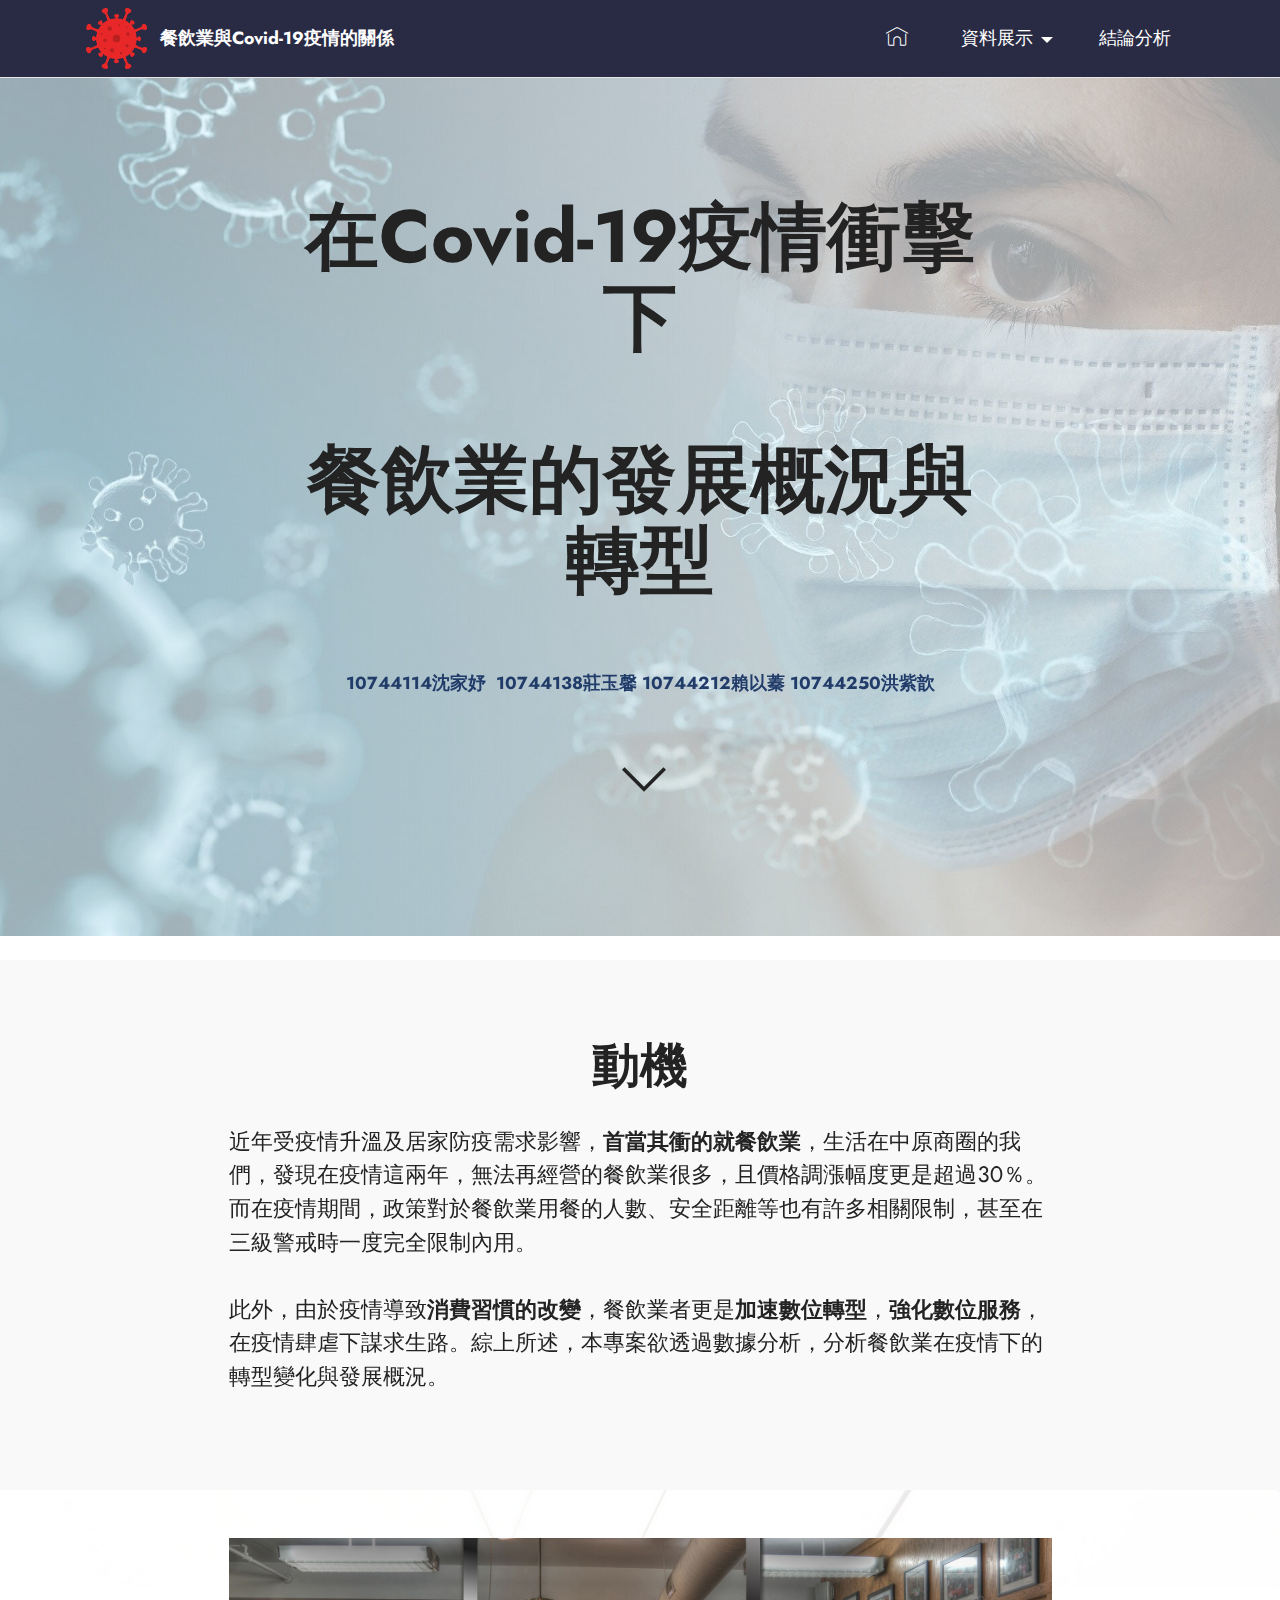
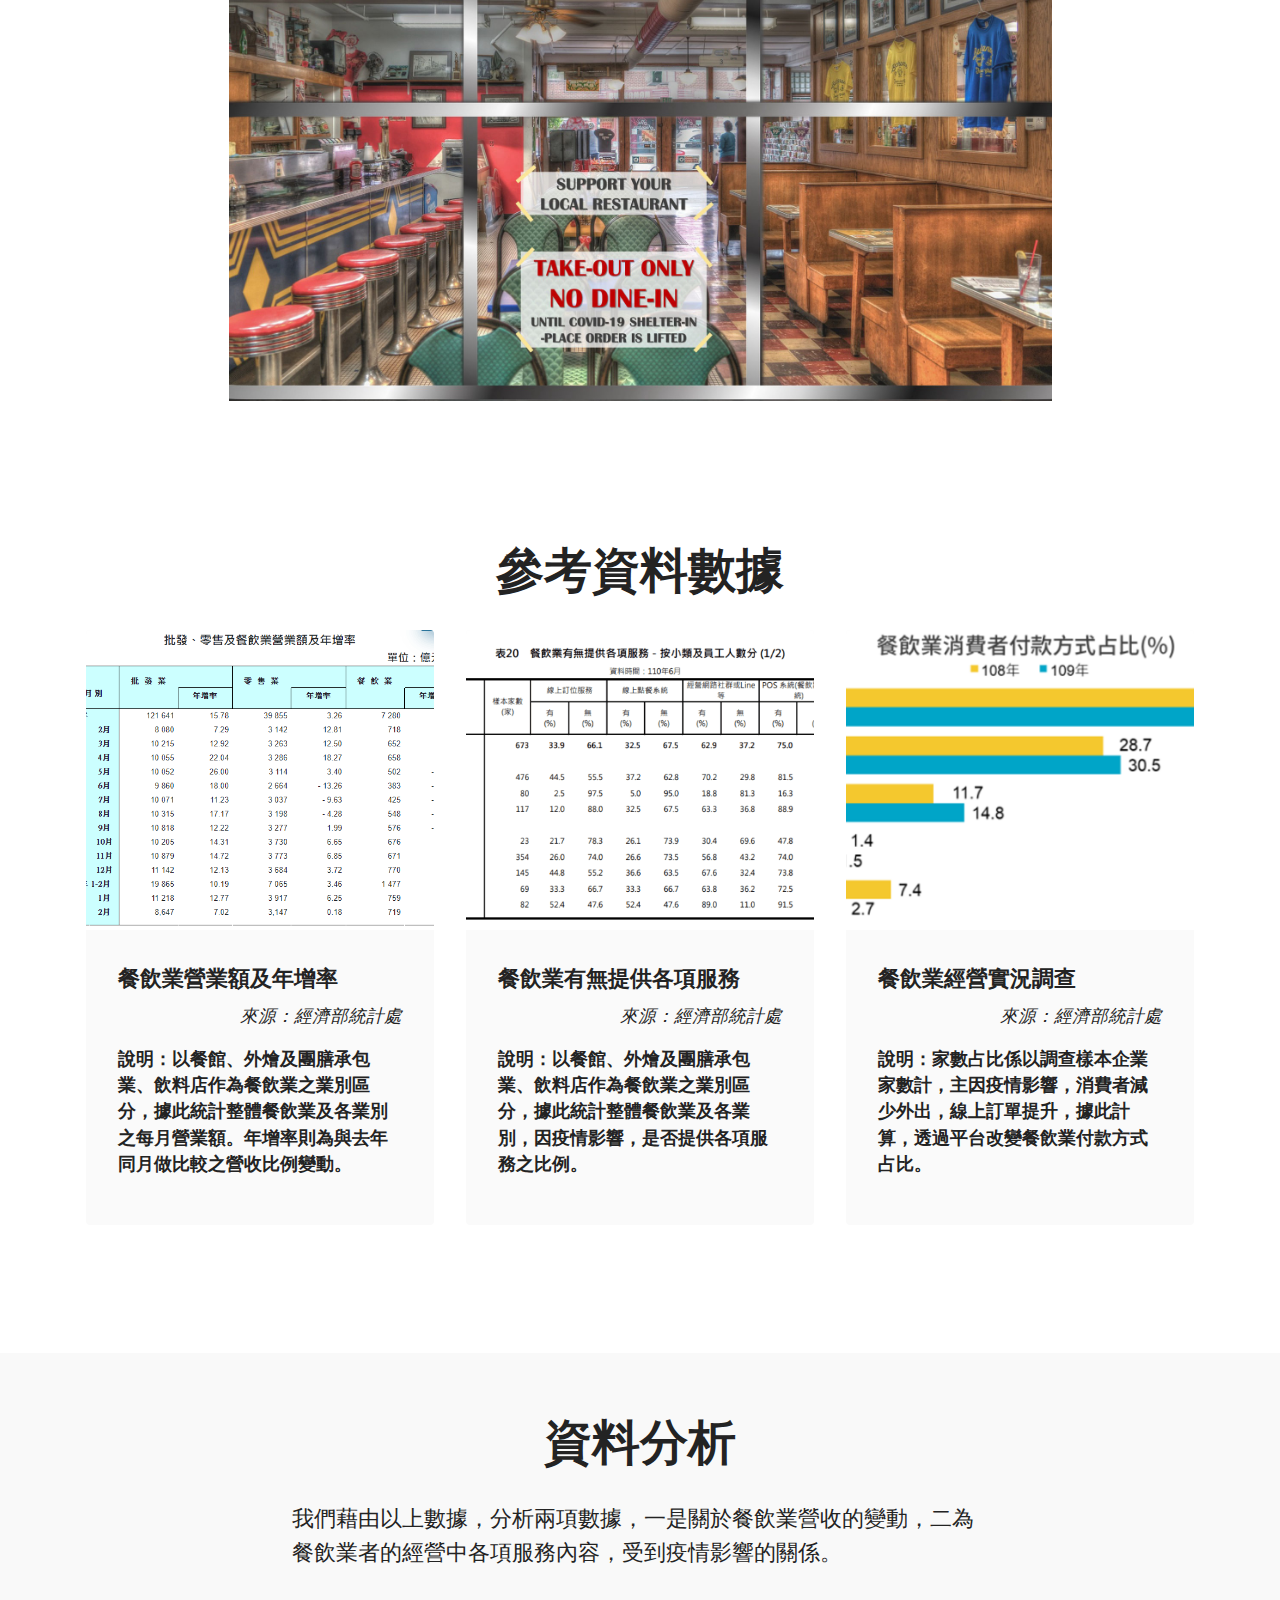
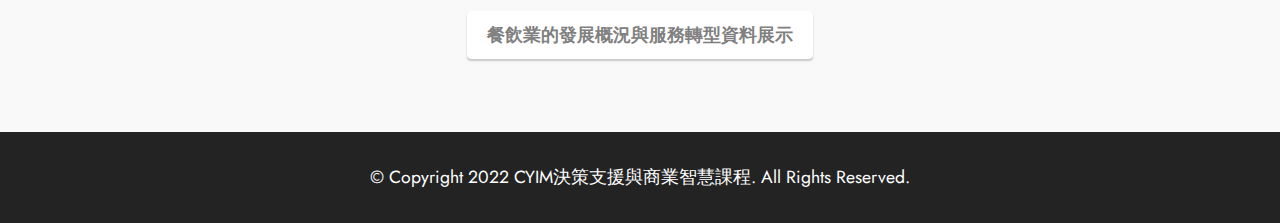
<file: index.html>
<!DOCTYPE html>
<html  >
<head>
 
  <meta charset="UTF-8">
  <meta http-equiv="X-UA-Compatible" content="IE=edge">

  <meta name="viewport" content="width=device-width, initial-scale=1, minimum-scale=1">
  <link rel="shortcut icon" href="assets/images/mbr-121x121.png" type="image/x-icon">
  <meta name="description" content="">
  
  
  <title>餐飲業與Covid-19疫情的關係</title>
  <link rel="stylesheet" href="assets/web/assets/mobirise-icons/mobirise-icons.css">
  <link rel="stylesheet" href="assets/web/assets/mobirise-icons2/mobirise2.css">
  <link rel="stylesheet" href="assets/bootstrap/css/bootstrap.min.css">
  <link rel="stylesheet" href="assets/bootstrap/css/bootstrap-grid.min.css">
  <link rel="stylesheet" href="assets/bootstrap/css/bootstrap-reboot.min.css">
  <link rel="stylesheet" href="assets/parallax/jarallax.css">
  <link rel="stylesheet" href="assets/dropdown/css/style.css">
  <link rel="stylesheet" href="assets/socicon/css/styles.css">
  <link rel="stylesheet" href="assets/theme/css/style.css">
  <link rel="preload" href="https://fonts.googleapis.com/css?family=Jost:100,200,300,400,500,600,700,800,900,100i,200i,300i,400i,500i,600i,700i,800i,900i&display=swap" as="style" onload="this.onload=null;this.rel='stylesheet'">
  <noscript><link rel="stylesheet" href="https://fonts.googleapis.com/css?family=Jost:100,200,300,400,500,600,700,800,900,100i,200i,300i,400i,500i,600i,700i,800i,900i&display=swap"></noscript>
  <link rel="preload" as="style" href="assets/mobirise/css/mbr-additional.css"><link rel="stylesheet" href="assets/mobirise/css/mbr-additional.css" type="text/css">
  
  
  
  
</head>
<body>
  
  <section data-bs-version="5.1" class="menu cid-s48OLK6784" once="menu" id="menu1-h">
    
    <nav class="navbar navbar-dropdown navbar-fixed-top navbar-expand-lg">
        <div class="container">
            <div class="navbar-brand">
                <span class="navbar-logo">
                    
                        <img src="assets/images/mbr-121x121.png" alt="" style="height: 3.8rem;">
                    
                </span>
                <span class="navbar-caption-wrap"><a class="navbar-caption text-secondary display-4" href="index.html">餐飲業與Covid-19疫情的關係</a></span>
            </div>
            <button class="navbar-toggler" type="button" data-toggle="collapse" data-bs-toggle="collapse" data-target="#navbarSupportedContent" data-bs-target="#navbarSupportedContent" aria-controls="navbarNavAltMarkup" aria-expanded="false" aria-label="Toggle navigation">
                <div class="hamburger">
                    <span></span>
                    <span></span>
                    <span></span>
                    <span></span>
                </div>
            </button>
            <div class="collapse navbar-collapse" id="navbarSupportedContent">
                <ul class="navbar-nav nav-dropdown nav-right" data-app-modern-menu="true"><li class="nav-item"><a class="nav-link link text-secondary display-4" href="index.html#top"><span class="mbri-home mbr-iconfont mbr-iconfont-btn"></span></a></li>
                    <li class="nav-item dropdown"><a class="nav-link link text-secondary text-primary dropdown-toggle show display-4" href="page1.html#top" data-toggle="dropdown-submenu" data-bs-toggle="dropdown" data-bs-auto-close="outside" aria-expanded="false">資料展示</a><div class="dropdown-menu show" aria-labelledby="dropdown-undefined" data-bs-popper="none"><a class="text-secondary text-primary dropdown-item display-4" href="page1.html">互動式圖表</a><a class="text-secondary text-primary show dropdown-item display-4" href="page3.html">資料下載</a></div></li><li class="nav-item"><a class="nav-link link text-secondary text-primary display-4" href="page2.html#top">結論分析</a></li></ul>
                
                
            </div>
        </div>
    </nav>

</section>

<section data-bs-version="5.1" class="header1 cid-s48MCQYojq mbr-fullscreen mbr-parallax-background" id="header1-f">

    

    <div class="mbr-overlay" style="opacity: 0.6; background-color: rgb(255, 255, 255);"></div>

    <div class="align-center container">
        <div class="row justify-content-center">
            <div class="col-12 col-lg-8">
                <h1 class="mbr-section-title mbr-fonts-style mb-3 display-1"><strong>在Covid-19疫情衝擊下</strong><br><br><strong>餐飲業的發展概況與轉型</strong><strong><br></strong></h1>
                
                <p class="mbr-text mbr-fonts-style display-4"><strong><br></strong><br><strong>10744114沈家妤&nbsp; 10744138莊玉馨&nbsp;10744212賴以蓁 10744250洪紫歆</strong><br><strong><br></strong></p>
                <div class="mbr-section-btn mt-3"><a class="btn btn-black-outline display-5" href="index.html#content1-8"><span class="mobi-mbri mobi-mbri-arrow-down mbr-iconfont mbr-iconfont-btn"></span></a></div>
            </div>
        </div>
    </div>
</section>

<section data-bs-version="5.1" class="content1 cid-s48udlf8KU" id="content1-8">
    
    <div class="container">
        <div class="row justify-content-center">
            <div class="title col-12 col-md-9">
                <h3 class="mbr-section-title mbr-fonts-style align-center mb-4 display-2"><strong>動機</strong></h3>
                <h4 class="mbr-section-subtitle align-center mbr-fonts-style mb-4 display-7"><div>近年受疫情升溫及居家防疫需求影響，<strong>首當其衝的就餐飲業</strong>，生活在中原商圈的我們，發現在疫情這兩年，無法再經營的餐飲業很多，且價格調漲幅度更是超過３０％。而在疫情期間，政策對於餐飲業用餐的人數、安全距離等也有許多相關限制，甚至在三級警戒時一度完全限制內用。</div><br><div>此外，由於疫情導致<strong>消費習慣的改變</strong>，餐飲業者更是<strong>加速數位轉型</strong>，<strong>強化數位服務</strong>，在疫情肆虐下謀求生路。綜上所述，本專案欲透過數據分析，分析餐飲業在疫情下的轉型變化與發展概況。</div></h4>
                
            </div>
        </div>
    </div>
</section>

<section data-bs-version="5.1" class="image3 cid-s48upRUlSD mbr-parallax-background" id="image3-9">
    

    <div class="mbr-overlay" style="opacity: 0.7; background-color: rgb(255, 255, 255);">
    </div>

    <div class="container">
        <div class="row justify-content-center">
            <div class="col-12 col-lg-9">
                <div class="image-wrapper">
                    <img src="assets/images/mbr-1916x1078.jpg" alt="">
                    
                </div>
            </div>
        </div>
    </div>
</section>

<section data-bs-version="5.1" class="gallery3 cid-t3w2uisZHe" id="gallery3-k">
    
    
    <div class="container">
        <div class="mbr-section-head">
            <h4 class="mbr-section-title mbr-fonts-style align-center mb-0 display-2">
                <strong>參考資料數據</strong></h4>
            <h5 class="mbr-section-subtitle mbr-fonts-style align-center mb-0 mt-2 display-4"></h5>
        </div>
        <div class="row mt-4">
            <div class="item features-image сol-12 col-md-6 col-lg-4">
                <div class="item-wrapper">
                    <div class="item-img">
                        <img src="assets/images/701x513.png" alt="Mobirise Website Builder">
                    </div>
                    <div class="item-content">
                        <h5 class="item-title mbr-fonts-style display-7"><strong>餐飲業營業額及年增率</strong>
                        </h5>
                        <h6 class="item-subtitle mbr-fonts-style mt-1 display-4">
                            <em>來源：經濟部統計處</em></h6>
                        <p class="mbr-text mbr-fonts-style mt-3 display-4"><strong>說明：以餐館、外燴及團膳承包業、飲料店作為餐飲業之業別區分，據此統計整體餐飲業及各業別之每月營業額。年增率則為與去年同月做比較之營收比例變動。</strong></p>
                    </div>
                    
                </div>
            </div>
            <div class="item features-image сol-12 col-md-6 col-lg-4">
                <div class="item-wrapper">
                    <div class="item-img">
                        <img src="assets/images/2-816x432.png" alt="Mobirise Website Builder">
                    </div>
                    <div class="item-content">
                        <h5 class="item-title mbr-fonts-style display-7">
                            <strong>餐飲業有無提供各項服務</strong>
                        </h5>
                        <h6 class="item-subtitle mbr-fonts-style mt-1 display-4">
                            <em>來源：經濟部統計處</em>
                        </h6>
                        <p class="mbr-text mbr-fonts-style mt-3 display-4"><strong>說明：以餐館、外燴及團膳承包業、飲料店作為餐飲業之業別區分，據此統計整體餐飲業及各業別，因疫情影響，是否提供各項服務之比例。</strong><br></p>
                    </div>
                    
                </div>
            </div>
            <div class="item features-image сol-12 col-md-6 col-lg-4">
                <div class="item-wrapper">
                    <div class="item-img">
                        <img src="assets/images/3-816x340.png" alt="Mobirise Website Builder">
                    </div>
                    <div class="item-content">
                        <h5 class="item-title mbr-fonts-style display-7"><strong>餐飲業經營實況調查</strong></h5>
                        <h6 class="item-subtitle mbr-fonts-style mt-1 display-4">
                            <em>來源：經濟部統計處</em></h6>
                        <p class="mbr-text mbr-fonts-style mt-3 display-4"><strong>說明：家數占比係以調查樣本企業家數計，主因疫情影響，消費者減少外出，線上訂單提升，據此計算，透過平台改變餐飲業付款方式占比。</strong></p>
                    </div>
                    
                </div>
            </div>
            
        </div>
    </div>
</section>

<section data-bs-version="5.1" class="content1 cid-s48vaXqeL6" id="content1-b">
    
    <div class="container-fluid">
        <div class="row justify-content-center">
            <div class="title col-12 col-md-7">
                <h3 class="mbr-section-title mbr-fonts-style align-center mb-4 display-2"><strong>資料分析</strong></h3>
                <h4 class="mbr-section-subtitle align-center mbr-fonts-style mb-4 display-7">我們藉由以上數據，分析兩項數據，一是關於餐飲業營收的變動，二為餐飲業者的經營中各項服務內容，受到疫情影響的關係。</h4>
                <div class="mbr-section-btn align-center"><a class="btn btn-secondary display-4" href="page1.html#top">餐飲業的發展概況與服務轉型資料展示</a></div>
            </div>
        </div>
    </div>
</section>

<section data-bs-version="5.1" class="footer3 cid-s48P1Icc8J" once="footers" id="footer3-i">

    

    

    <div class="container">
        <div class="media-container-row align-center mbr-white">
            
            
            <div class="row row-copirayt">
                <p class="mbr-text mb-0 mbr-fonts-style mbr-white align-center display-4">
                    © Copyright 2022 CYIM決策支援與商業智慧課程. All Rights Reserved.
                </p>
            </div>
        </div>
    </div>
</section><section style="background-color: #fff; font-family: -apple-system, BlinkMacSystemFont, 'Segoe UI', 'Roboto', 'Helvetica Neue', Arial, sans-serif; color:#aaa; font-size:12px; padding: 0; align-items: center; display: flex;"><a href="https://mobirise.site/m" style=""></a></section><script src="assets/bootstrap/js/bootstrap.bundle.min.js"></script>  <script src="assets/parallax/jarallax.js"></script>  <script src="assets/smoothscroll/smooth-scroll.js"></script>  <script src="assets/ytplayer/index.js"></script>  <script src="assets/dropdown/js/navbar-dropdown.js"></script>  <script src="assets/theme/js/script.js"></script>  
  
  
</body>
</html>
</file>
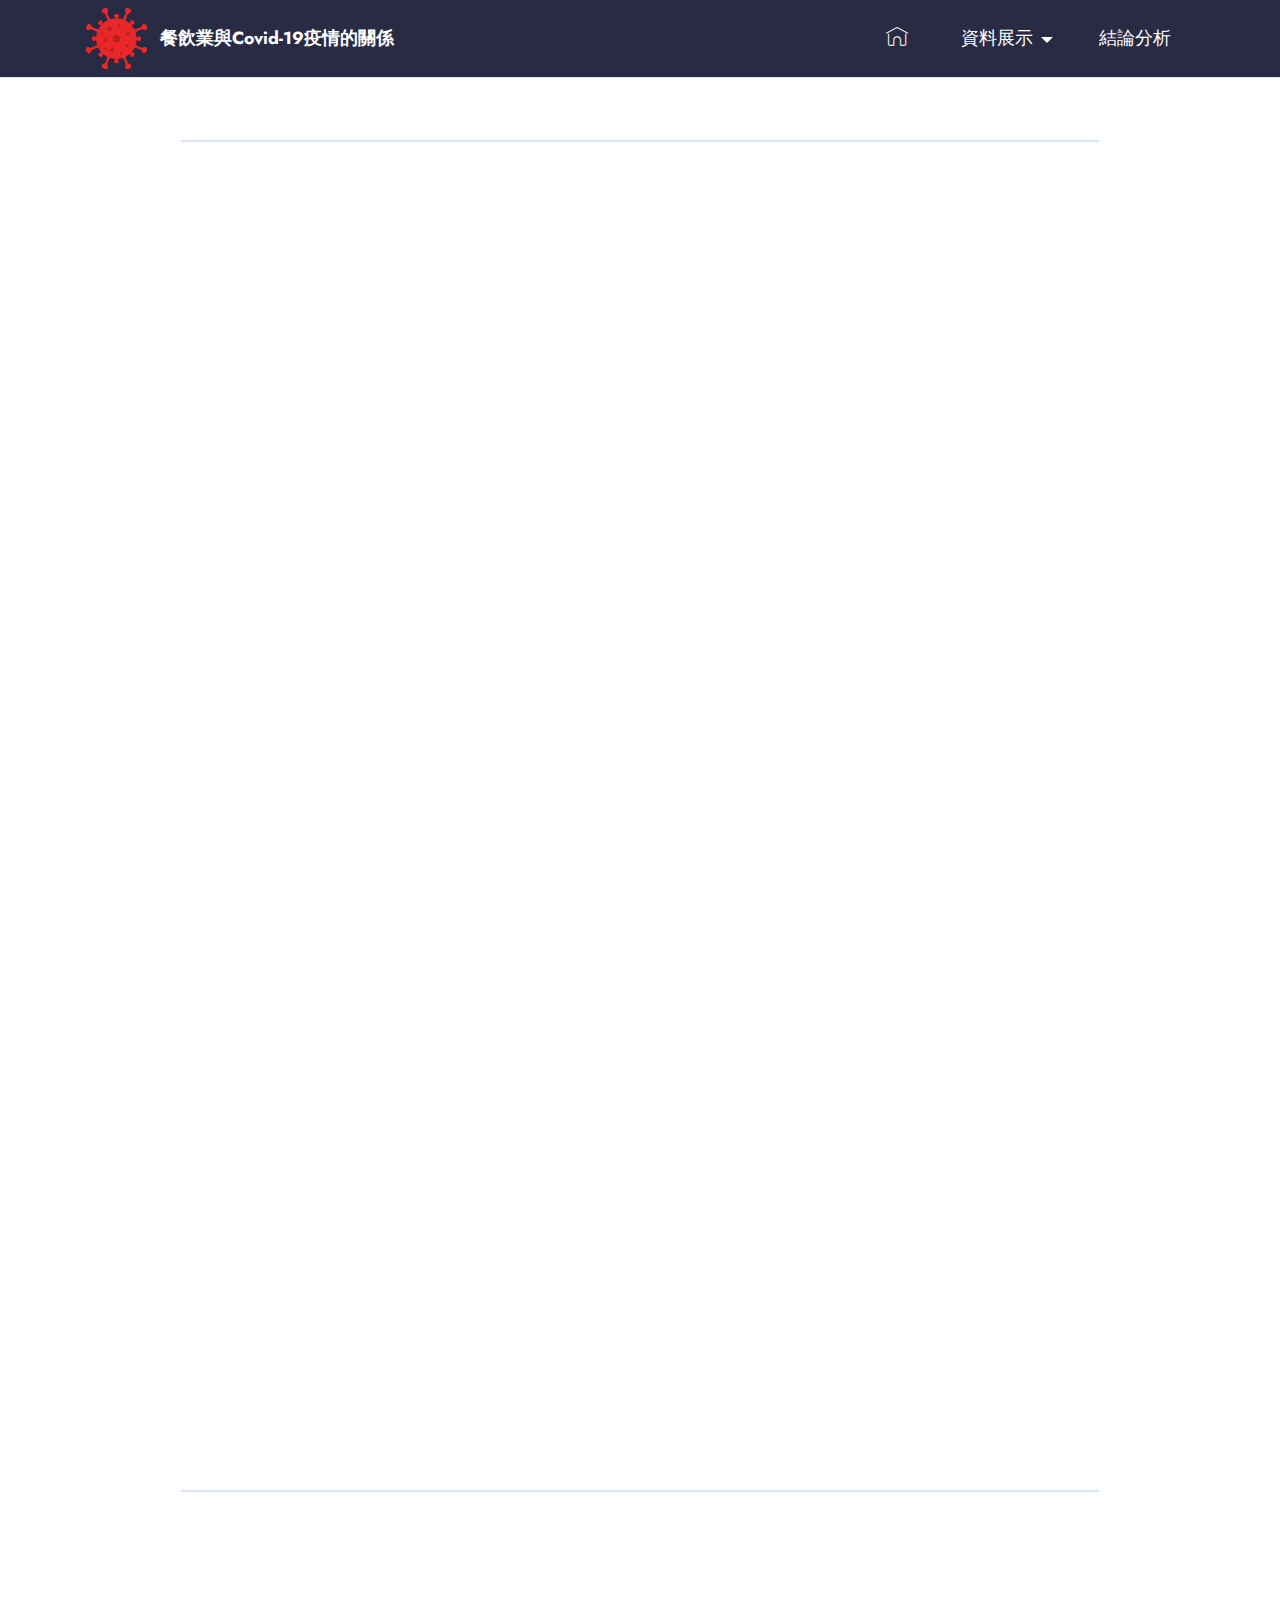
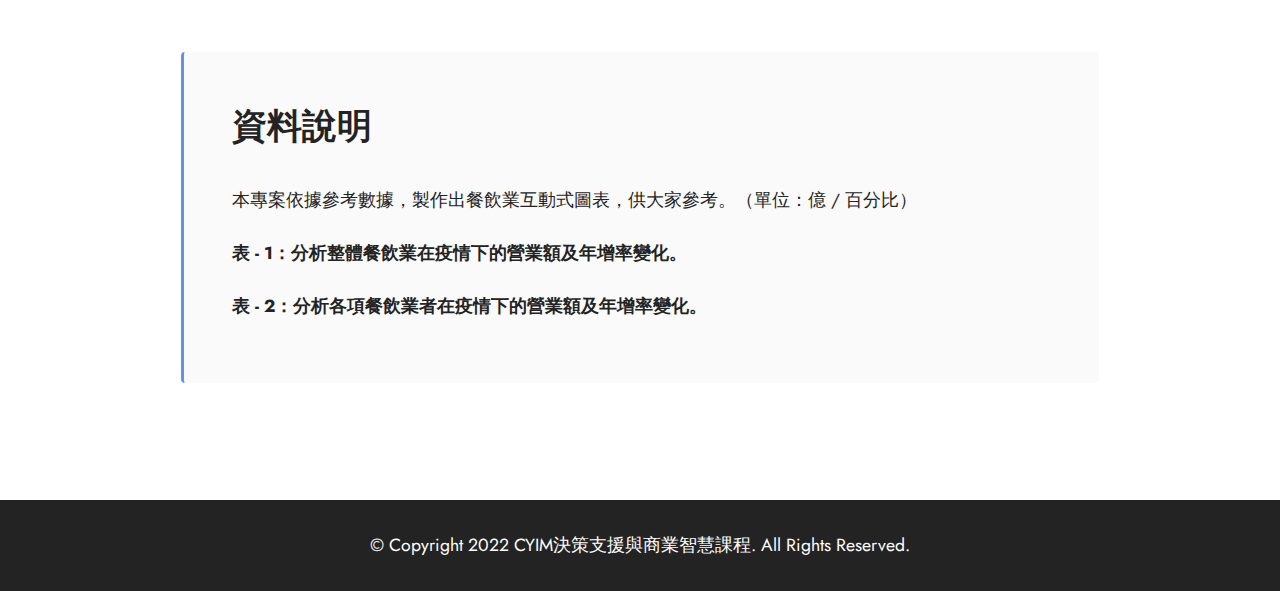
<file: page1.html>
<!DOCTYPE html>
<html  >
<head>

  <meta charset="UTF-8">
  <meta http-equiv="X-UA-Compatible" content="IE=edge">

  <meta name="viewport" content="width=device-width, initial-scale=1, minimum-scale=1">
  <link rel="shortcut icon" href="assets/images/mbr-121x121.png" type="image/x-icon">
  <meta name="description" content="">
  
  
  <title>餐飲業的發展概況與服務轉型資料展示</title>
  <link rel="stylesheet" href="assets/web/assets/mobirise-icons/mobirise-icons.css">
  <link rel="stylesheet" href="assets/bootstrap/css/bootstrap.min.css">
  <link rel="stylesheet" href="assets/bootstrap/css/bootstrap-grid.min.css">
  <link rel="stylesheet" href="assets/bootstrap/css/bootstrap-reboot.min.css">
  <link rel="stylesheet" href="assets/dropdown/css/style.css">
  <link rel="stylesheet" href="assets/socicon/css/styles.css">
  <link rel="stylesheet" href="assets/theme/css/style.css">
  <link rel="preload" href="https://fonts.googleapis.com/css?family=Jost:100,200,300,400,500,600,700,800,900,100i,200i,300i,400i,500i,600i,700i,800i,900i&display=swap" as="style" onload="this.onload=null;this.rel='stylesheet'">
  <noscript><link rel="stylesheet" href="https://fonts.googleapis.com/css?family=Jost:100,200,300,400,500,600,700,800,900,100i,200i,300i,400i,500i,600i,700i,800i,900i&display=swap"></noscript>
  <link rel="preload" as="style" href="assets/mobirise/css/mbr-additional.css"><link rel="stylesheet" href="assets/mobirise/css/mbr-additional.css" type="text/css">
  
  
  
  
</head>
<body>
  
  <section data-bs-version="5.1" class="menu cid-s48OLK6784" once="menu" id="menu1-l">
    
    <nav class="navbar navbar-dropdown navbar-fixed-top navbar-expand-lg">
        <div class="container">
            <div class="navbar-brand">
                <span class="navbar-logo">
                    
                        <img src="assets/images/mbr-121x121.png" alt="" style="height: 3.8rem;">
                    
                </span>
                <span class="navbar-caption-wrap"><a class="navbar-caption text-secondary display-4" href="index.html">餐飲業與Covid-19疫情的關係</a></span>
            </div>
            <button class="navbar-toggler" type="button" data-toggle="collapse" data-bs-toggle="collapse" data-target="#navbarSupportedContent" data-bs-target="#navbarSupportedContent" aria-controls="navbarNavAltMarkup" aria-expanded="false" aria-label="Toggle navigation">
                <div class="hamburger">
                    <span></span>
                    <span></span>
                    <span></span>
                    <span></span>
                </div>
            </button>
            <div class="collapse navbar-collapse" id="navbarSupportedContent">
                <ul class="navbar-nav nav-dropdown nav-right" data-app-modern-menu="true"><li class="nav-item"><a class="nav-link link text-secondary display-4" href="index.html#top"><span class="mbri-home mbr-iconfont mbr-iconfont-btn"></span></a></li>
                    <li class="nav-item dropdown"><a class="nav-link link text-secondary text-primary dropdown-toggle show display-4" href="page1.html#top" data-toggle="dropdown-submenu" data-bs-toggle="dropdown" data-bs-auto-close="outside" aria-expanded="false">資料展示</a><div class="dropdown-menu show" aria-labelledby="dropdown-undefined" data-bs-popper="none"><a class="text-secondary text-primary dropdown-item display-4" href="page1.html">互動式圖表</a><a class="text-secondary text-primary show dropdown-item display-4" href="page3.html">資料下載</a></div></li><li class="nav-item"><a class="nav-link link text-secondary text-primary display-4" href="page2.html#top">結論分析</a></li></ul>
                
                
            </div>
        </div>
    </nav>

</section>

<section data-bs-version="5.1" class="content6 cid-t6P2jOSzcg" id="content6-14">
    
    <div class="container">
        <div class="row justify-content-center">
            <div class="col-md-12 col-lg-10">
                <hr class="line">
                <p class="mbr-text align-center mbr-fonts-style my-4 display-5"><iframe width="1200" height="1300" src="https://datastudio.google.com/embed/reporting/fe547f4b-1020-4323-9fd4-24c3cacf5a2d/page/NwTtC" frameborder="0" allowfullscreen=""></iframe></p>
                <hr class="line">
            </div>
        </div>
    </div>
</section>

<section data-bs-version="5.1" class="content7 cid-t3waHq5jtC" id="content7-p">
    
    <div class="container">
        <div class="row justify-content-center">
            <div class="col-12 col-md-10">
                <blockquote>
                <h5 class="mbr-section-title mbr-fonts-style mb-2 display-5"><strong>資料說明</strong></h5>
                <p class="mbr-text mbr-fonts-style display-4"><br>本專案依據參考數據，製作出餐飲業互動式圖表，供大家參考。（單位：億 / 百分比）<br><br><strong>表 - 1：分析整體餐飲業在疫情下的營業額及年增率變化。</strong><br><br><strong>表 - ２：分析各項餐飲業者在疫情下的營業額及年增率變化。</strong><br></p></blockquote>
            </div>
        </div>
    </div>
</section>

<section data-bs-version="5.1" class="footer3 cid-s48P1Icc8J" once="footers" id="footer3-m">

    

    

    <div class="container">
        <div class="media-container-row align-center mbr-white">
            
            
            <div class="row row-copirayt">
                <p class="mbr-text mb-0 mbr-fonts-style mbr-white align-center display-4">
                    © Copyright 2022 CYIM決策支援與商業智慧課程. All Rights Reserved.
                </p>
            </div>
        </div>
    </div>
</section><section style="background-color: #fff; font-family: -apple-system, BlinkMacSystemFont, 'Segoe UI', 'Roboto', 'Helvetica Neue', Arial, sans-serif; color:#aaa; font-size:12px; padding: 0; align-items: center; display: flex;"><a href="https://mobirise.site/m" style=""></a></section><script src="assets/bootstrap/js/bootstrap.bundle.min.js"></script>  <script src="assets/parallax/jarallax.js"></script>  <script src="assets/smoothscroll/smooth-scroll.js"></script>  <script src="assets/ytplayer/index.js"></script>  <script src="assets/dropdown/js/navbar-dropdown.js"></script>  <script src="assets/theme/js/script.js"></script>  
  
  
</body>
</html>
</file>
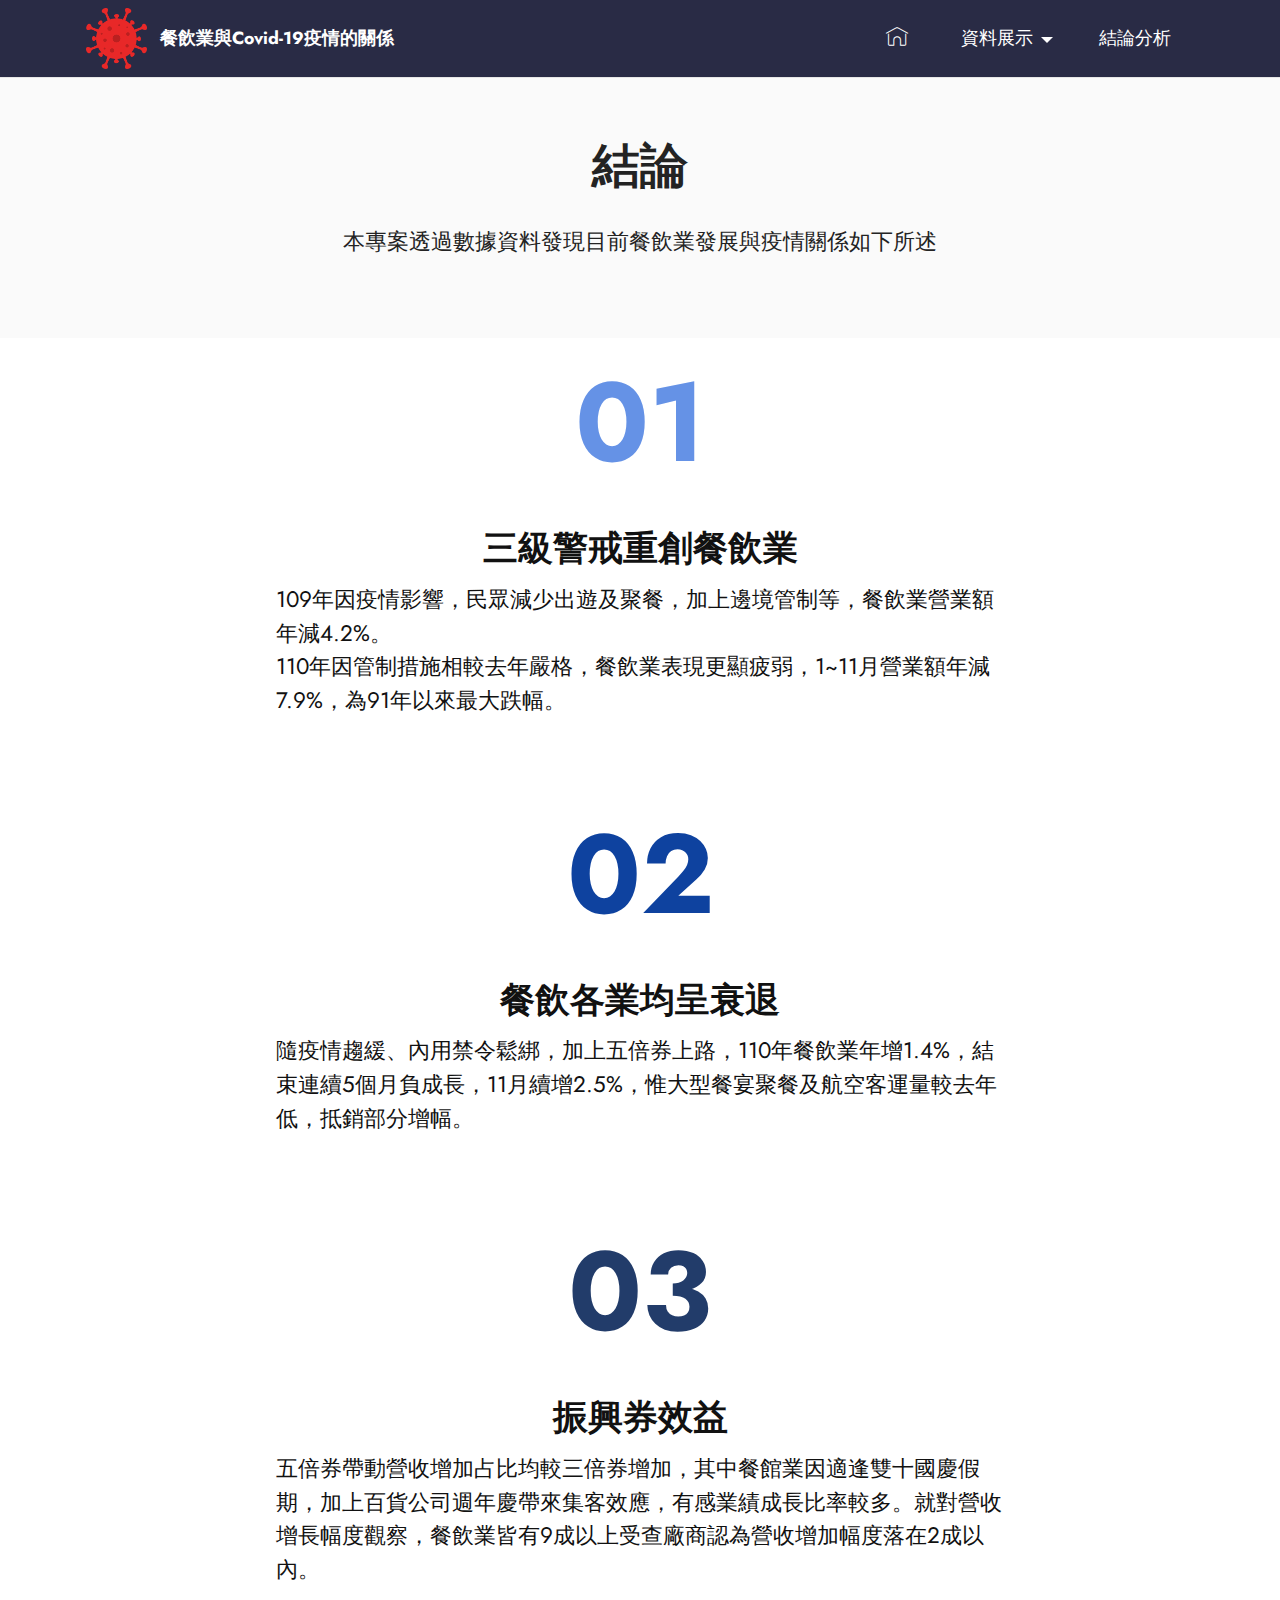
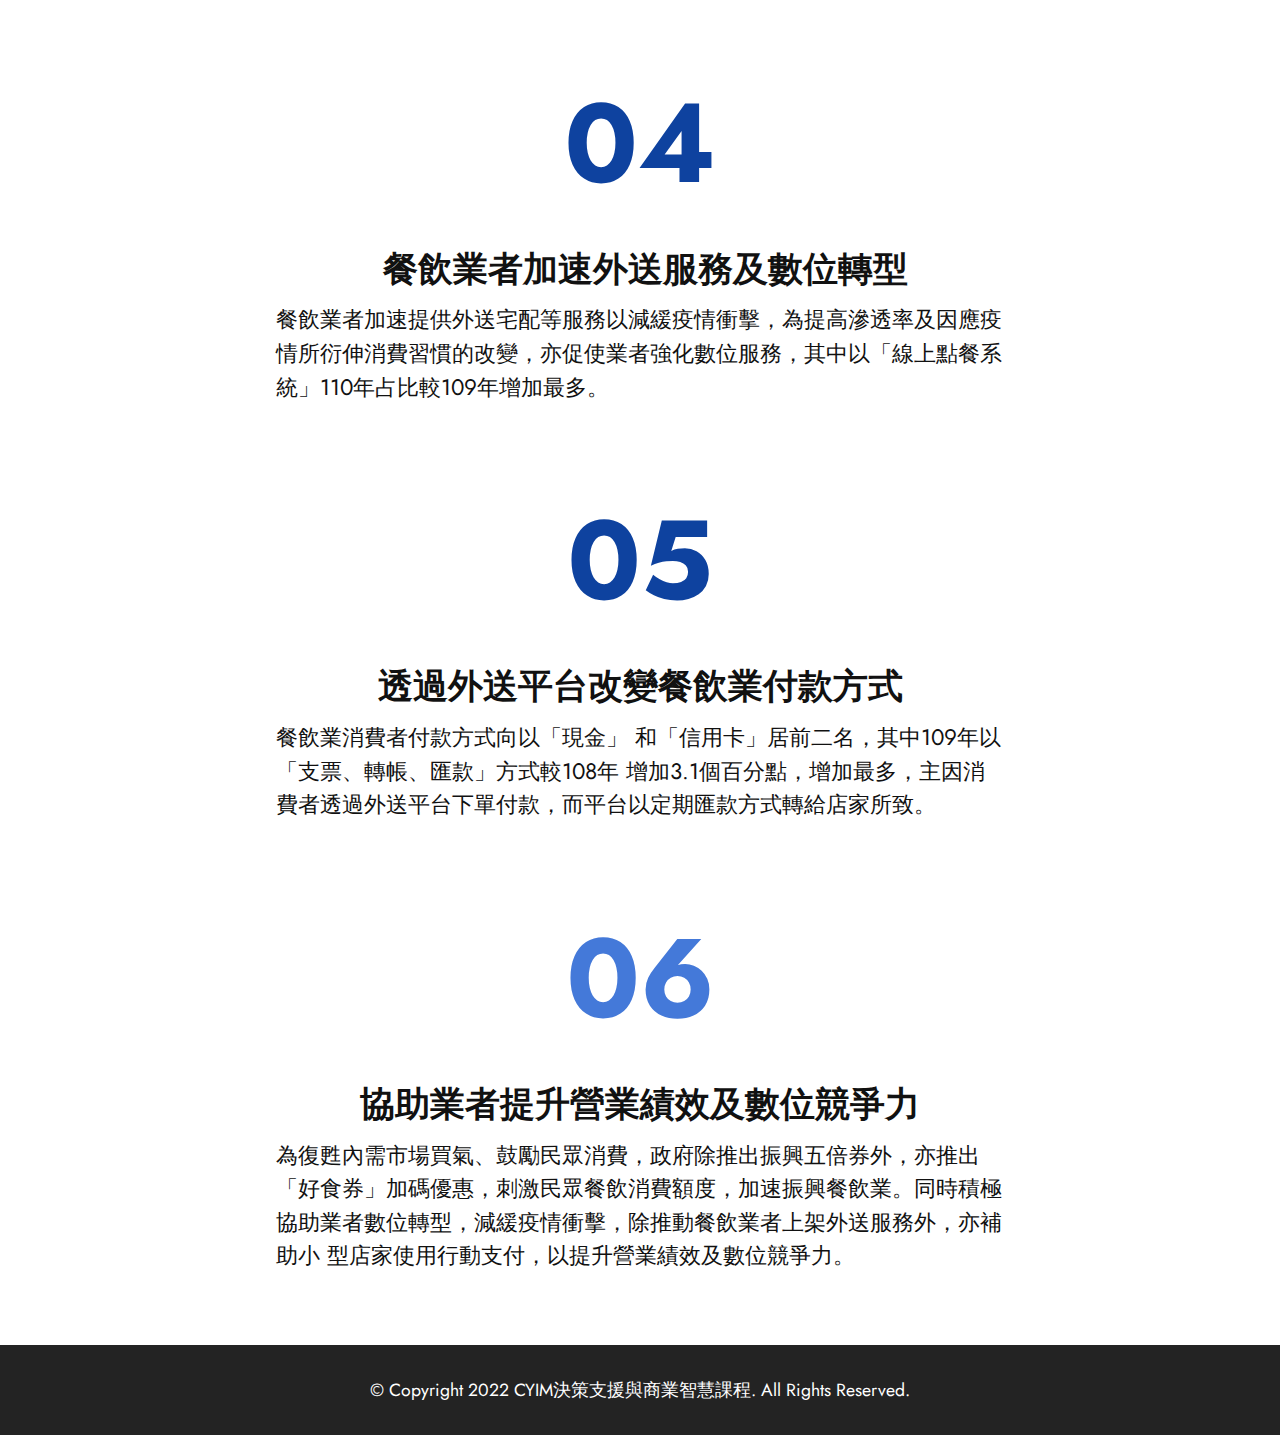
<file: page2.html>
<!DOCTYPE html>
<html  >
<head>

  <meta charset="UTF-8">
  <meta http-equiv="X-UA-Compatible" content="IE=edge">

  <meta name="viewport" content="width=device-width, initial-scale=1, minimum-scale=1">
  <link rel="shortcut icon" href="assets/images/mbr-121x121.png" type="image/x-icon">
  <meta name="description" content="">
  
  
  <title>結論分析</title>
  <link rel="stylesheet" href="assets/web/assets/mobirise-icons2/mobirise2.css">
  <link rel="stylesheet" href="assets/web/assets/mobirise-icons/mobirise-icons.css">
  <link rel="stylesheet" href="assets/bootstrap/css/bootstrap.min.css">
  <link rel="stylesheet" href="assets/bootstrap/css/bootstrap-grid.min.css">
  <link rel="stylesheet" href="assets/bootstrap/css/bootstrap-reboot.min.css">
  <link rel="stylesheet" href="assets/dropdown/css/style.css">
  <link rel="stylesheet" href="assets/socicon/css/styles.css">
  <link rel="stylesheet" href="assets/theme/css/style.css">
  <link rel="preload" href="https://fonts.googleapis.com/css?family=Jost:100,200,300,400,500,600,700,800,900,100i,200i,300i,400i,500i,600i,700i,800i,900i&display=swap" as="style" onload="this.onload=null;this.rel='stylesheet'">
  <noscript><link rel="stylesheet" href="https://fonts.googleapis.com/css?family=Jost:100,200,300,400,500,600,700,800,900,100i,200i,300i,400i,500i,600i,700i,800i,900i&display=swap"></noscript>
  <link rel="preload" as="style" href="assets/mobirise/css/mbr-additional.css"><link rel="stylesheet" href="assets/mobirise/css/mbr-additional.css" type="text/css">
  
  
  
  
</head>
<body>
  
  <section data-bs-version="5.1" class="menu cid-s48OLK6784" once="menu" id="menu1-q">
    
    <nav class="navbar navbar-dropdown navbar-fixed-top navbar-expand-lg">
        <div class="container">
            <div class="navbar-brand">
                <span class="navbar-logo">
                    
                        <img src="assets/images/mbr-121x121.png" alt="" style="height: 3.8rem;">
                    
                </span>
                <span class="navbar-caption-wrap"><a class="navbar-caption text-secondary display-4" href="index.html">餐飲業與Covid-19疫情的關係</a></span>
            </div>
            <button class="navbar-toggler" type="button" data-toggle="collapse" data-bs-toggle="collapse" data-target="#navbarSupportedContent" data-bs-target="#navbarSupportedContent" aria-controls="navbarNavAltMarkup" aria-expanded="false" aria-label="Toggle navigation">
                <div class="hamburger">
                    <span></span>
                    <span></span>
                    <span></span>
                    <span></span>
                </div>
            </button>
            <div class="collapse navbar-collapse" id="navbarSupportedContent">
                <ul class="navbar-nav nav-dropdown nav-right" data-app-modern-menu="true"><li class="nav-item"><a class="nav-link link text-secondary display-4" href="index.html#top"><span class="mbri-home mbr-iconfont mbr-iconfont-btn"></span></a></li>
                    <li class="nav-item dropdown"><a class="nav-link link text-secondary text-primary dropdown-toggle show display-4" href="page1.html#top" data-toggle="dropdown-submenu" data-bs-toggle="dropdown" data-bs-auto-close="outside" aria-expanded="false">資料展示</a><div class="dropdown-menu show" aria-labelledby="dropdown-undefined" data-bs-popper="none"><a class="text-secondary text-primary dropdown-item display-4" href="page1.html">互動式圖表</a><a class="text-secondary text-primary show dropdown-item display-4" href="page3.html">資料下載</a></div></li><li class="nav-item"><a class="nav-link link text-secondary text-primary display-4" href="page2.html#top">結論分析</a></li></ul>
                
                
            </div>
        </div>
    </nav>

</section>

<section data-bs-version="5.1" class="content4 cid-t3wswFi41h" id="content4-x">
    
    
    <div class="container">
        <div class="row justify-content-center">
            <div class="title col-md-12 col-lg-10">
                <h3 class="mbr-section-title mbr-fonts-style align-center mb-4 display-2"><strong>結論</strong></h3>
                <h4 class="mbr-section-subtitle align-center mbr-fonts-style mb-4 display-7">本專案透過數據資料發現目前餐飲業發展與疫情關係如下所述<br></h4>
                
            </div>
        </div>
    </div>
</section>

<section data-bs-version="5.1" class="features21 cid-t3wnhAEnGc" id="features22-u">

    
    
    <div class="container">
        <div class="row justify-content-center">
            <div class="col-12 col-md-8">
                <div class="item mbr-flex">
                    <div class="icon-box w-100">
                        <span class="step-number mbr-fonts-style display-5">01</span>
                    </div>
                    <div class="text-box">
                        <h4 class="icon-title card-title mbr-black mbr-fonts-style display-5">
                            <strong>三級警戒重創餐飲業</strong></h4>
                        <h5 class="icon-text mbr-black mbr-fonts-style display-7">109年因疫情影響，民眾減少出遊及聚餐，加上邊境管制等，餐飲業營業額年減4.2%。<br>110年因管制措施相較去年嚴格，餐飲業表現更顯疲弱，1~11月營業額年減7.9%，為91年以來最大跌幅。</h5>
                        
                    </div>
                </div>
                
                
                
                
                
                
                
            </div>
        </div>
    </div>
</section>

<section data-bs-version="5.1" class="features21 cid-t3wnxL6tCS" id="features22-w">

    
    
    <div class="container">
        <div class="row justify-content-center">
            <div class="col-12 col-md-8">
                <div class="item mbr-flex">
                    <div class="icon-box w-100">
                        <span class="step-number mbr-fonts-style display-5">02</span>
                    </div>
                    <div class="text-box">
                        <h4 class="icon-title card-title mbr-black mbr-fonts-style display-5">
                            <strong>餐飲各業均呈衰退</strong></h4>
                        <h5 class="icon-text mbr-black mbr-fonts-style display-7">隨疫情趨緩、內用禁令鬆綁，加上五倍券上路，110年餐飲業年增1.4%，結束連續5個月負成長，11月續增2.5%，惟大型餐宴聚餐及航空客運量較去年低，抵銷部分增幅。</h5>
                        
                    </div>
                </div>
                
                
                
                
                
                
                
            </div>
        </div>
    </div>
</section>

<section data-bs-version="5.1" class="features21 cid-t3wnxj2ZZK" id="features22-v">

    
    
    <div class="container">
        <div class="row justify-content-center">
            <div class="col-12 col-md-8">
                <div class="item mbr-flex">
                    <div class="icon-box w-100">
                        <span class="step-number mbr-fonts-style display-5">03</span>
                    </div>
                    <div class="text-box">
                        <h4 class="icon-title card-title mbr-black mbr-fonts-style display-5"><strong>振興券效益</strong></h4>
                        <h5 class="icon-text mbr-black mbr-fonts-style display-7">五倍券帶動營收增加占比均較三倍券增加，其中餐館業因適逢雙十國慶假期，加上百貨公司週年慶帶來集客效應，有感業績成長比率較多。就對營收增長幅度觀察，餐飲業皆有9成以上受查廠商認為營收增加幅度落在2成以內。</h5>
                        
                    </div>
                </div>
                
                
                
                
                
                
                
            </div>
        </div>
    </div>
</section>

<section data-bs-version="5.1" class="features21 cid-t6PfIzUn1w" id="features22-1b">

    
    
    <div class="container">
        <div class="row justify-content-center">
            <div class="col-12 col-md-8">
                <div class="item mbr-flex">
                    <div class="icon-box w-100">
                        <span class="step-number mbr-fonts-style display-5">04</span>
                    </div>
                    <div class="text-box">
                        <h4 class="icon-title card-title mbr-black mbr-fonts-style display-5"><strong>&nbsp;餐飲業者加速外送服務及數位轉型</strong></h4>
                        <h5 class="icon-text mbr-black mbr-fonts-style display-7">餐飲業者加速提供外送宅配等服務以減緩疫情衝擊，為提高滲透率及因應疫情所衍伸消費習慣的改變，亦促使業者強化數位服務，其中以「線上點餐系統」110年占比較109年增加最多。</h5>
                        
                    </div>
                </div>
                
                
                
                
                
                
                
            </div>
        </div>
    </div>
</section>

<section data-bs-version="5.1" class="features21 cid-t6PfJd9v32" id="features22-1c">

    
    
    <div class="container">
        <div class="row justify-content-center">
            <div class="col-12 col-md-8">
                <div class="item mbr-flex">
                    <div class="icon-box w-100">
                        <span class="step-number mbr-fonts-style display-5">05</span>
                    </div>
                    <div class="text-box">
                        <h4 class="icon-title card-title mbr-black mbr-fonts-style display-5"><strong>透過外送平台改變餐飲業付款方式</strong><strong><br></strong></h4>
                        <h5 class="icon-text mbr-black mbr-fonts-style display-7">餐飲業消費者付款方式向以「現金」 和「信用卡」居前二名，其中109年以「支票、轉帳、匯款」方式較108年 增加3.1個百分點，增加最多，主因消費者透過外送平台下單付款，而平台以定期匯款方式轉給店家所致。</h5>
                        
                    </div>
                </div>
                
                
                
                
                
                
                
            </div>
        </div>
    </div>
</section>

<section data-bs-version="5.1" class="features21 cid-t6PfJJDUBS" id="features22-1d">

    
    
    <div class="container">
        <div class="row justify-content-center">
            <div class="col-12 col-md-8">
                <div class="item mbr-flex">
                    <div class="icon-box w-100">
                        <span class="step-number mbr-fonts-style display-5">06</span>
                    </div>
                    <div class="text-box">
                        <h4 class="icon-title card-title mbr-black mbr-fonts-style display-5"><strong>協助業者提升營業績效及數位競爭力</strong><strong><br></strong></h4>
                        <h5 class="icon-text mbr-black mbr-fonts-style display-7">為復甦內需市場買氣、鼓勵民眾消費，政府除推出振興五倍券外，亦推出「好食券」加碼優惠，刺激民眾餐飲消費額度，加速振興餐飲業。同時積極協助業者數位轉型，減緩疫情衝擊，除推動餐飲業者上架外送服務外，亦補助小 型店家使用行動支付，以提升營業績效及數位競爭力。</h5>
                        
                    </div>
                </div>
                
                
                
                
                
                
                
            </div>
        </div>
    </div>
</section>

<section data-bs-version="5.1" class="footer3 cid-s48P1Icc8J" once="footers" id="footer3-r">

    

    

    <div class="container">
        <div class="media-container-row align-center mbr-white">
            
            
            <div class="row row-copirayt">
                <p class="mbr-text mb-0 mbr-fonts-style mbr-white align-center display-4">
                    © Copyright 2022 CYIM決策支援與商業智慧課程. All Rights Reserved.
                </p>
            </div>
        </div>
    </div>
</section><section style="background-color: #fff; font-family: -apple-system, BlinkMacSystemFont, 'Segoe UI', 'Roboto', 'Helvetica Neue', Arial, sans-serif; color:#aaa; font-size:12px; padding: 0; align-items: center; display: flex;"><a href="https://mobirise.site/m" style=""></a></section><script src="assets/bootstrap/js/bootstrap.bundle.min.js"></script>  <script src="assets/parallax/jarallax.js"></script>  <script src="assets/smoothscroll/smooth-scroll.js"></script>  <script src="assets/ytplayer/index.js"></script>  <script src="assets/dropdown/js/navbar-dropdown.js"></script>  <script src="assets/theme/js/script.js"></script>  
  
</body>
</html>
</file>
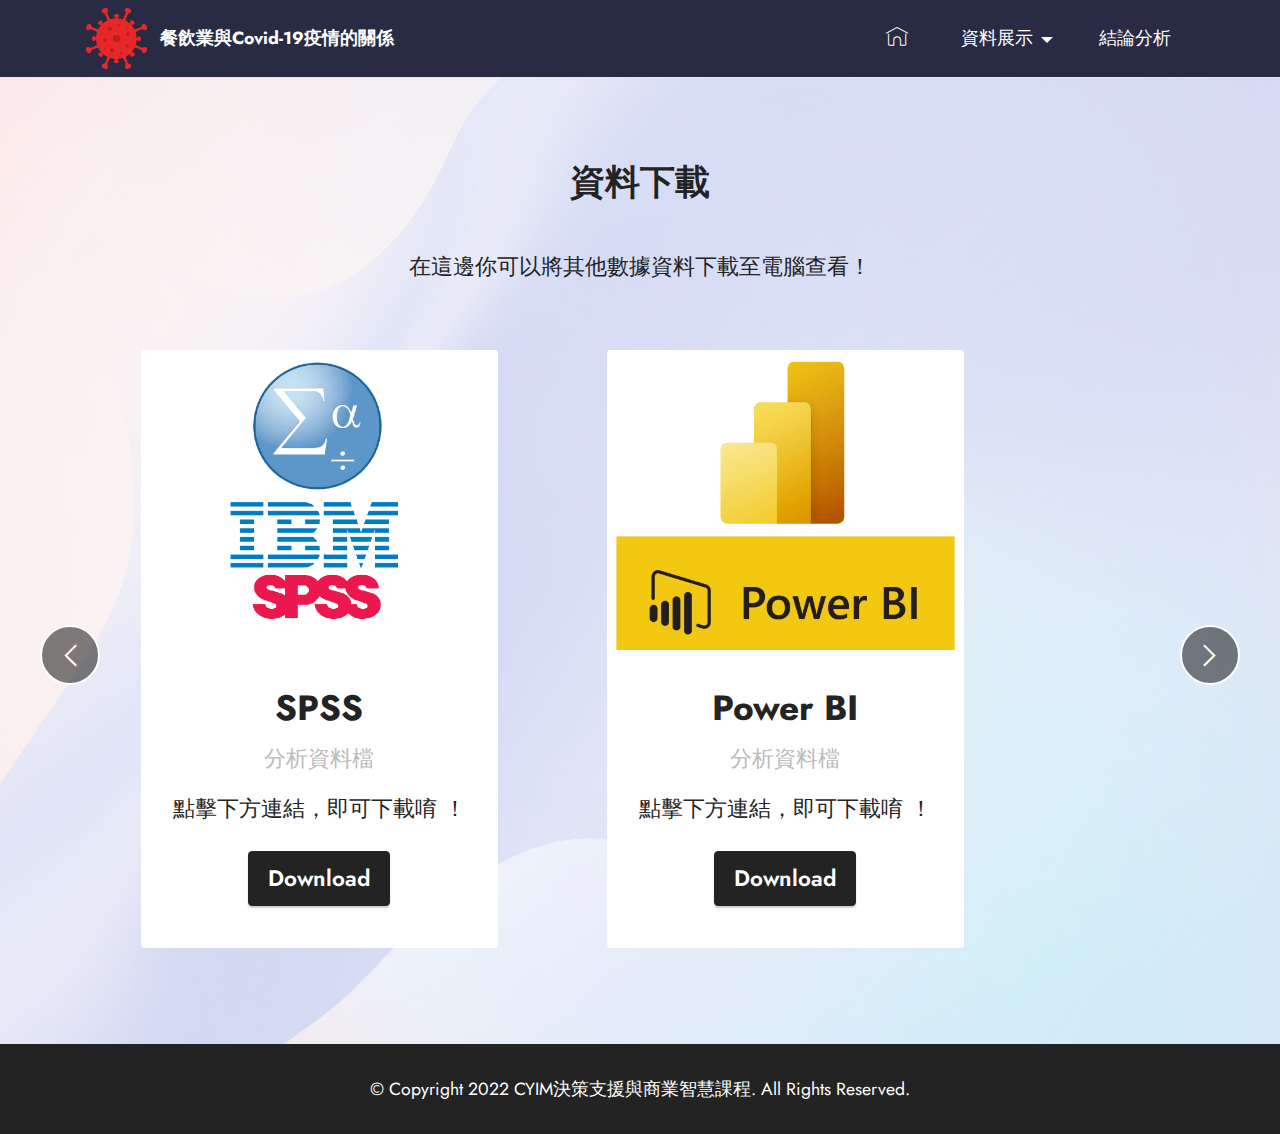
<file: page3.html>
<!DOCTYPE html>
<html  >
<head>

  <meta charset="UTF-8">
  <meta http-equiv="X-UA-Compatible" content="IE=edge">

  <meta name="viewport" content="width=device-width, initial-scale=1, minimum-scale=1">
  <link rel="shortcut icon" href="assets/images/mbr-121x121.png" type="image/x-icon">
  <meta name="description" content="">
  
  
  <title>餐飲業的發展概況與服務轉型資料下載</title>
  <link rel="stylesheet" href="assets/web/assets/mobirise-icons/mobirise-icons.css">
  <link rel="stylesheet" href="assets/web/assets/mobirise-icons2/mobirise2.css">
  <link rel="stylesheet" href="assets/bootstrap/css/bootstrap.min.css">
  <link rel="stylesheet" href="assets/bootstrap/css/bootstrap-grid.min.css">
  <link rel="stylesheet" href="assets/bootstrap/css/bootstrap-reboot.min.css">
  <link rel="stylesheet" href="assets/dropdown/css/style.css">
  <link rel="stylesheet" href="assets/socicon/css/styles.css">
  <link rel="stylesheet" href="assets/theme/css/style.css">
  <link rel="preload" href="https://fonts.googleapis.com/css?family=Jost:100,200,300,400,500,600,700,800,900,100i,200i,300i,400i,500i,600i,700i,800i,900i&display=swap" as="style" onload="this.onload=null;this.rel='stylesheet'">
  <noscript><link rel="stylesheet" href="https://fonts.googleapis.com/css?family=Jost:100,200,300,400,500,600,700,800,900,100i,200i,300i,400i,500i,600i,700i,800i,900i&display=swap"></noscript>
  <link rel="preload" as="style" href="assets/mobirise/css/mbr-additional.css"><link rel="stylesheet" href="assets/mobirise/css/mbr-additional.css" type="text/css">
  
  
  
  
</head>

<body>
  
  <section data-bs-version="5.1" class="menu cid-s48OLK6784" once="menu" id="menu1-y">
    
    <nav class="navbar navbar-dropdown navbar-fixed-top navbar-expand-lg">
        <div class="container">
            <div class="navbar-brand">
                <span class="navbar-logo">
                    
                        <img src="assets/images/mbr-121x121.png" alt="" style="height: 3.8rem;">
                    
                </span>
                <span class="navbar-caption-wrap"><a class="navbar-caption text-secondary display-4" href="index.html">餐飲業與Covid-19疫情的關係</a></span>
            </div>
            <button class="navbar-toggler" type="button" data-toggle="collapse" data-bs-toggle="collapse" data-target="#navbarSupportedContent" data-bs-target="#navbarSupportedContent" aria-controls="navbarNavAltMarkup" aria-expanded="false" aria-label="Toggle navigation">
                <div class="hamburger">
                    <span></span>
                    <span></span>
                    <span></span>
                    <span></span>
                </div>
            </button>
            <div class="collapse navbar-collapse" id="navbarSupportedContent">
                <ul class="navbar-nav nav-dropdown nav-right" data-app-modern-menu="true"><li class="nav-item"><a class="nav-link link text-secondary display-4" href="index.html#top"><span class="mbri-home mbr-iconfont mbr-iconfont-btn"></span></a></li>
                    <li class="nav-item dropdown"><a class="nav-link link text-secondary text-primary dropdown-toggle show display-4" href="page1.html#top" data-toggle="dropdown-submenu" data-bs-toggle="dropdown" data-bs-auto-close="outside" aria-expanded="false">資料展示</a><div class="dropdown-menu show" aria-labelledby="dropdown-undefined" data-bs-popper="none"><a class="text-secondary text-primary dropdown-item display-4" href="page1.html">互動式圖表</a><a class="text-secondary text-primary show dropdown-item display-4" href="page3.html">資料下載</a></div></li><li class="nav-item"><a class="nav-link link text-secondary text-primary display-4" href="page2.html#top">結論分析</a></li></ul>
                
                
            </div>
        </div>
    </nav>

</section>

<section data-bs-version="5.1" class="slider5 mbr-embla cid-t6P3v1VyQQ" id="slider5-16">
    
    <div class="mbr-overlay"></div>
    <div class="position-relative">
        <div class="mbr-section-head">
            <h4 class="mbr-section-title mbr-fonts-style align-center mb-0 display-5"><strong>資料下載</strong></h4>
            <h5 class="mbr-section-subtitle mbr-fonts-style align-center mb-0 mt-2 display-7"><br>在這邊你可以將其他數據資料下載至電腦查看！<br><br></h5>
        </div>
        <div class="embla mt-4" data-skip-snaps="true" data-align="center" data-contain-scroll="trimSnaps" data-auto-play="true" data-auto-play-interval="6">
            <div class="embla__viewport container">
                <div class="embla__container">
                    <div class="embla__slide slider-image item active" style="margin-left: 3rem; margin-right: 3rem;">
                        <div class="slide-content">
                            <div class="item-img">
                                <div class="item-wrapper">
                                    <img src="assets/images/spss-1208x1218.png" alt="" title="" data-slide-to="0" data-bs-slide-to="0">
                                </div>
                            </div>
                            <div class="item-content">
                                <h5 class="item-title mbr-fonts-style display-5"><strong>SPSS</strong></h5>
                                <h6 class="item-subtitle mbr-fonts-style mt-1 display-7">分析資料檔</h6>
                                <p class="mbr-text mbr-fonts-style mt-3 display-7">點擊下方連結，即可下載唷 ！</p>
                            </div>
                            <div class="mbr-section-btn item-footer mt-2"><a href="https://drive.google.com/drive/folders/12QrfS33MMHlHQmIohcxf-GI8IhtwlQpy?usp=sharing" class="btn item-btn btn-black display-7" target="_blank">Download</a></div>
                        </div>
                    </div><div class="embla__slide slider-image item active" style="margin-left: 3rem; margin-right: 3rem;">
                        <div class="slide-content">
                            <div class="item-img">
                                <div class="item-wrapper">
                                    <img src="assets/images/power-1208x1218.png" alt="" title="" data-slide-to="1" data-bs-slide-to="1">
                                </div>
                            </div>
                            <div class="item-content">
                                <h5 class="item-title mbr-fonts-style display-5"><strong>Power BI</strong></h5>
                                <h6 class="item-subtitle mbr-fonts-style mt-1 display-7">分析資料檔</h6>
                                <p class="mbr-text mbr-fonts-style mt-3 display-7">點擊下方連結，即可下載唷 ！</p>
                            </div>
                            <div class="mbr-section-btn item-footer mt-2"><a href="https://drive.google.com/drive/folders/1BlbuT6g7GK8CEIEiOKZLZcqY7Sd07qpT?usp=sharing" class="btn item-btn btn-black display-7" target="_blank">Download</a></div>
                        </div>
                    </div>
                    
                    
                    
                </div>
            </div>
            <button class="embla__button embla__button--prev">
                <span class="mobi-mbri mobi-mbri-arrow-prev mbr-iconfont" aria-hidden="true"></span>
                <span class="sr-only visually-hidden visually-hidden">Previous</span>
            </button>
            <button class="embla__button embla__button--next">
                <span class="mobi-mbri mobi-mbri-arrow-next mbr-iconfont" aria-hidden="true"></span>
                <span class="sr-only visually-hidden visually-hidden">Next</span>
            </button>
        </div>
    </div>
</section>

<section data-bs-version="5.1" class="footer3 cid-s48P1Icc8J" once="footers" id="footer3-z">

    

    

    <div class="container">
        <div class="media-container-row align-center mbr-white">
            
            
            <div class="row row-copirayt">
                <p class="mbr-text mb-0 mbr-fonts-style mbr-white align-center display-4">
                    © Copyright 2022 CYIM決策支援與商業智慧課程. All Rights Reserved.
                </p>
            </div>
        </div>
    </div>
</section><section style="background-color: #fff; font-family: -apple-system, BlinkMacSystemFont, 'Segoe UI', 'Roboto', 'Helvetica Neue', Arial, sans-serif; color:#aaa; font-size:12px; padding: 0; align-items: center; display: flex;"><a href="https://mobirise.site/m" style=""></a></section><script src="assets/bootstrap/js/bootstrap.bundle.min.js"></script>  <script src="assets/parallax/jarallax.js"></script>  <script src="assets/smoothscroll/smooth-scroll.js"></script>  <script src="assets/ytplayer/index.js"></script>  <script src="assets/dropdown/js/navbar-dropdown.js"></script>  <script src="assets/theme/js/script.js"></script>   
  
  
</body>
</html>
</file>
<file: assets/web/assets/mobirise-icons/mobirise-icons.css>
@font-face {
  font-family: 'MobiriseIcons';
  src:  url('mobirise-icons.eot?spat4u');
  src:  url('mobirise-icons.eot?spat4u#iefix') format('embedded-opentype'),
    url('mobirise-icons.ttf?spat4u') format('truetype'),
    url('mobirise-icons.woff?spat4u') format('woff'),
    url('mobirise-icons.svg?spat4u#MobiriseIcons') format('svg');
  font-weight: normal;
  font-style: normal;
  font-display: swap;
}

[class^="mbri-"], [class*=" mbri-"] {
  /* use !important to prevent issues with browser extensions that change fonts */
  font-family: MobiriseIcons !important;
  speak: none;
  font-style: normal;
  font-weight: normal;
  font-variant: normal;
  text-transform: none;
  line-height: 1;

  /* Better Font Rendering =========== */
  -webkit-font-smoothing: antialiased;
  -moz-osx-font-smoothing: grayscale;
}

.mbri-add-submenu:before {
  content: "\e900";
}
.mbri-alert:before {
  content: "\e901";
}
.mbri-align-center:before {
  content: "\e902";
}
.mbri-align-justify:before {
  content: "\e903";
}
.mbri-align-left:before {
  content: "\e904";
}
.mbri-align-right:before {
  content: "\e905";
}
.mbri-android:before {
  content: "\e906";
}
.mbri-apple:before {
  content: "\e907";
}
.mbri-arrow-down:before {
  content: "\e908";
}
.mbri-arrow-next:before {
  content: "\e909";
}
.mbri-arrow-prev:before {
  content: "\e90a";
}
.mbri-arrow-up:before {
  content: "\e90b";
}
.mbri-bold:before {
  content: "\e90c";
}
.mbri-bookmark:before {
  content: "\e90d";
}
.mbri-bootstrap:before {
  content: "\e90e";
}
.mbri-briefcase:before {
  content: "\e90f";
}
.mbri-browse:before {
  content: "\e910";
}
.mbri-bulleted-list:before {
  content: "\e911";
}
.mbri-calendar:before {
  content: "\e912";
}
.mbri-camera:before {
  content: "\e913";
}
.mbri-cart-add:before {
  content: "\e914";
}
.mbri-cart-full:before {
  content: "\e915";
}
.mbri-cash:before {
  content: "\e916";
}
.mbri-change-style:before {
  content: "\e917";
}
.mbri-chat:before {
  content: "\e918";
}
.mbri-clock:before {
  content: "\e919";
}
.mbri-close:before {
  content: "\e91a";
}
.mbri-cloud:before {
  content: "\e91b";
}
.mbri-code:before {
  content: "\e91c";
}
.mbri-contact-form:before {
  content: "\e91d";
}
.mbri-credit-card:before {
  content: "\e91e";
}
.mbri-cursor-click:before {
  content: "\e91f";
}
.mbri-cust-feedback:before {
  content: "\e920";
}
.mbri-database:before {
  content: "\e921";
}
.mbri-delivery:before {
  content: "\e922";
}
.mbri-desktop:before {
  content: "\e923";
}
.mbri-devices:before {
  content: "\e924";
}
.mbri-down:before {
  content: "\e925";
}
.mbri-download:before {
  content: "\e989";
}
.mbri-drag-n-drop:before {
  content: "\e927";
}
.mbri-drag-n-drop2:before {
  content: "\e928";
}
.mbri-edit:before {
  content: "\e929";
}
.mbri-edit2:before {
  content: "\e92a";
}
.mbri-error:before {
  content: "\e92b";
}
.mbri-extension:before {
  content: "\e92c";
}
.mbri-features:before {
  content: "\e92d";
}
.mbri-file:before {
  content: "\e92e";
}
.mbri-flag:before {
  content: "\e92f";
}
.mbri-folder:before {
  content: "\e930";
}
.mbri-gift:before {
  content: "\e931";
}
.mbri-github:before {
  content: "\e932";
}
.mbri-globe:before {
  content: "\e933";
}
.mbri-globe-2:before {
  content: "\e934";
}
.mbri-growing-chart:before {
  content: "\e935";
}
.mbri-hearth:before {
  content: "\e936";
}
.mbri-help:before {
  content: "\e937";
}
.mbri-home:before {
  content: "\e938";
}
.mbri-hot-cup:before {
  content: "\e939";
}
.mbri-idea:before {
  content: "\e93a";
}
.mbri-image-gallery:before {
  content: "\e93b";
}
.mbri-image-slider:before {
  content: "\e93c";
}
.mbri-info:before {
  content: "\e93d";
}
.mbri-italic:before {
  content: "\e93e";
}
.mbri-key:before {
  content: "\e93f";
}
.mbri-laptop:before {
  content: "\e940";
}
.mbri-layers:before {
  content: "\e941";
}
.mbri-left-right:before {
  content: "\e942";
}
.mbri-left:before {
  content: "\e943";
}
.mbri-letter:before {
  content: "\e944";
}
.mbri-like:before {
  content: "\e945";
}
.mbri-link:before {
  content: "\e946";
}
.mbri-lock:before {
  content: "\e947";
}
.mbri-login:before {
  content: "\e948";
}
.mbri-logout:before {
  content: "\e949";
}
.mbri-magic-stick:before {
  content: "\e94a";
}
.mbri-map-pin:before {
  content: "\e94b";
}
.mbri-menu:before {
  content: "\e94c";
}
.mbri-mobile:before {
  content: "\e94d";
}
.mbri-mobile2:before {
  content: "\e94e";
}
.mbri-mobirise:before {
  content: "\e94f";
}
.mbri-more-horizontal:before {
  content: "\e950";
}
.mbri-more-vertical:before {
  content: "\e951";
}
.mbri-music:before {
  content: "\e952";
}
.mbri-new-file:before {
  content: "\e953";
}
.mbri-numbered-list:before {
  content: "\e954";
}
.mbri-opened-folder:before {
  content: "\e955";
}
.mbri-pages:before {
  content: "\e956";
}
.mbri-paper-plane:before {
  content: "\e957";
}
.mbri-paperclip:before {
  content: "\e958";
}
.mbri-photo:before {
  content: "\e959";
}
.mbri-photos:before {
  content: "\e95a";
}
.mbri-pin:before {
  content: "\e95b";
}
.mbri-play:before {
  content: "\e95c";
}
.mbri-plus:before {
  content: "\e95d";
}
.mbri-preview:before {
  content: "\e95e";
}
.mbri-print:before {
  content: "\e95f";
}
.mbri-protect:before {
  content: "\e960";
}
.mbri-question:before {
  content: "\e961";
}
.mbri-quote-left:before {
  content: "\e962";
}
.mbri-quote-right:before {
  content: "\e963";
}
.mbri-refresh:before {
  content: "\e964";
}
.mbri-responsive:before {
  content: "\e965";
}
.mbri-right:before {
  content: "\e966";
}
.mbri-rocket:before {
  content: "\e967";
}
.mbri-sad-face:before {
  content: "\e968";
}
.mbri-sale:before {
  content: "\e969";
}
.mbri-save:before {
  content: "\e96a";
}
.mbri-search:before {
  content: "\e96b";
}
.mbri-setting:before {
  content: "\e96c";
}
.mbri-setting2:before {
  content: "\e96d";
}
.mbri-setting3:before {
  content: "\e96e";
}
.mbri-share:before {
  content: "\e96f";
}
.mbri-shopping-bag:before {
  content: "\e970";
}
.mbri-shopping-basket:before {
  content: "\e971";
}
.mbri-shopping-cart:before {
  content: "\e972";
}
.mbri-sites:before {
  content: "\e973";
}
.mbri-smile-face:before {
  content: "\e974";
}
.mbri-speed:before {
  content: "\e975";
}
.mbri-star:before {
  content: "\e976";
}
.mbri-success:before {
  content: "\e977";
}
.mbri-sun:before {
  content: "\e978";
}
.mbri-sun2:before {
  content: "\e979";
}
.mbri-tablet:before {
  content: "\e97a";
}
.mbri-tablet-vertical:before {
  content: "\e97b";
}
.mbri-target:before {
  content: "\e97c";
}
.mbri-timer:before {
  content: "\e97d";
}
.mbri-to-ftp:before {
  content: "\e97e";
}
.mbri-to-local-drive:before {
  content: "\e97f";
}
.mbri-touch-swipe:before {
  content: "\e980";
}
.mbri-touch:before {
  content: "\e981";
}
.mbri-trash:before {
  content: "\e982";
}
.mbri-underline:before {
  content: "\e983";
}
.mbri-unlink:before {
  content: "\e984";
}
.mbri-unlock:before {
  content: "\e985";
}
.mbri-up-down:before {
  content: "\e986";
}
.mbri-up:before {
  content: "\e987";
}
.mbri-update:before {
  content: "\e988";
}
.mbri-upload:before {
 content: "\e926"; 
}
.mbri-user:before {
  content: "\e98a";
}
.mbri-user2:before {
  content: "\e98b";
}
.mbri-users:before {
  content: "\e98c";
}
.mbri-video:before {
  content: "\e98d";
}
.mbri-video-play:before {
  content: "\e98e";
}
.mbri-watch:before {
  content: "\e98f";
}
.mbri-website-theme:before {
  content: "\e990";
}
.mbri-wifi:before {
  content: "\e991";
}
.mbri-windows:before {
  content: "\e992";
}
.mbri-zoom-out:before {
  content: "\e993";
}
.mbri-redo:before {
  content: "\e994";
}
.mbri-undo:before {
  content: "\e995";
}
</file>
<file: assets/web/assets/mobirise-icons2/mobirise2.css>
@font-face {
  font-family: 'Moririse2';
  font-display: swap;
  src:  url('mobirise2.eot?f2bix4');
  src:  url('mobirise2.eot?f2bix4#iefix') format('embedded-opentype'),
    url('mobirise2.ttf?f2bix4') format('truetype'),
    url('mobirise2.woff?f2bix4') format('woff'),
    url('mobirise2.svg?f2bix4#mobirise2') format('svg');
  font-weight: normal;
  font-style: normal;
}

[class^="mobi-"], [class*=" mobi-"] {
  /* use !important to prevent issues with browser extensions that change fonts */
  font-family: 'Moririse2' !important;
  speak: none;
  font-style: normal;
  font-weight: normal;
  font-variant: normal;
  text-transform: none;
  line-height: 1;

  /* Better Font Rendering =========== */
  -webkit-font-smoothing: antialiased;
  -moz-osx-font-smoothing: grayscale;
}

.mobi-mbri-add-submenu:before {
  content: "\e900";
}
.mobi-mbri-alert:before {
  content: "\e901";
}
.mobi-mbri-align-center:before {
  content: "\e902";
}
.mobi-mbri-align-justify:before {
  content: "\e903";
}
.mobi-mbri-align-left:before {
  content: "\e904";
}
.mobi-mbri-align-right:before {
  content: "\e905";
}
.mobi-mbri-android:before {
  content: "\e906";
}
.mobi-mbri-apple:before {
  content: "\e907";
}
.mobi-mbri-arrow-down:before {
  content: "\e908";
}
.mobi-mbri-arrow-next:before {
  content: "\e909";
}
.mobi-mbri-arrow-prev:before {
  content: "\e90a";
}
.mobi-mbri-arrow-up:before {
  content: "\e90b";
}
.mobi-mbri-bold:before {
  content: "\e90c";
}
.mobi-mbri-bookmark:before {
  content: "\e90d";
}
.mobi-mbri-bootstrap:before {
  content: "\e90e";
}
.mobi-mbri-briefcase:before {
  content: "\e90f";
}
.mobi-mbri-browse:before {
  content: "\e910";
}
.mobi-mbri-bulleted-list:before {
  content: "\e911";
}
.mobi-mbri-calendar:before {
  content: "\e912";
}
.mobi-mbri-camera:before {
  content: "\e913";
}
.mobi-mbri-cart-add:before {
  content: "\e914";
}
.mobi-mbri-cart-full:before {
  content: "\e915";
}
.mobi-mbri-cash:before {
  content: "\e916";
}
.mobi-mbri-change-style:before {
  content: "\e917";
}
.mobi-mbri-chat:before {
  content: "\e918";
}
.mobi-mbri-clock:before {
  content: "\e919";
}
.mobi-mbri-close:before {
  content: "\e91a";
}
.mobi-mbri-cloud:before {
  content: "\e91b";
}
.mobi-mbri-code:before {
  content: "\e91c";
}
.mobi-mbri-contact-form:before {
  content: "\e91d";
}
.mobi-mbri-credit-card:before {
  content: "\e91e";
}
.mobi-mbri-cursor-click:before {
  content: "\e91f";
}
.mobi-mbri-cust-feedback:before {
  content: "\e920";
}
.mobi-mbri-database:before {
  content: "\e921";
}
.mobi-mbri-delivery:before {
  content: "\e922";
}
.mobi-mbri-desktop:before {
  content: "\e923";
}
.mobi-mbri-devices:before {
  content: "\e924";
}
.mobi-mbri-down:before {
  content: "\e925";
}
.mobi-mbri-download-2:before {
  content: "\e926";
}
.mobi-mbri-download:before {
  content: "\e927";
}
.mobi-mbri-drag-n-drop-2:before {
  content: "\e928";
}
.mobi-mbri-drag-n-drop:before {
  content: "\e929";
}
.mobi-mbri-edit-2:before {
  content: "\e92a";
}
.mobi-mbri-edit:before {
  content: "\e92b";
}
.mobi-mbri-error:before {
  content: "\e92c";
}
.mobi-mbri-extension:before {
  content: "\e92d";
}
.mobi-mbri-features:before {
  content: "\e92e";
}
.mobi-mbri-file:before {
  content: "\e92f";
}
.mobi-mbri-flag:before {
  content: "\e930";
}
.mobi-mbri-folder:before {
  content: "\e931";
}
.mobi-mbri-gift:before {
  content: "\e932";
}
.mobi-mbri-github:before {
  content: "\e933";
}
.mobi-mbri-globe-2:before {
  content: "\e934";
}
.mobi-mbri-globe:before {
  content: "\e935";
}
.mobi-mbri-growing-chart:before {
  content: "\e936";
}
.mobi-mbri-hearth:before {
  content: "\e937";
}
.mobi-mbri-help:before {
  content: "\e938";
}
.mobi-mbri-home:before {
  content: "\e939";
}
.mobi-mbri-hot-cup:before {
  content: "\e93a";
}
.mobi-mbri-idea:before {
  content: "\e93b";
}
.mobi-mbri-image-gallery:before {
  content: "\e93c";
}
.mobi-mbri-image-slider:before {
  content: "\e93d";
}
.mobi-mbri-info:before {
  content: "\e93e";
}
.mobi-mbri-italic:before {
  content: "\e93f";
}
.mobi-mbri-key:before {
  content: "\e940";
}
.mobi-mbri-laptop:before {
  content: "\e941";
}
.mobi-mbri-layers:before {
  content: "\e942";
}
.mobi-mbri-left-right:before {
  content: "\e943";
}
.mobi-mbri-left:before {
  content: "\e944";
}
.mobi-mbri-letter:before {
  content: "\e945";
}
.mobi-mbri-like:before {
  content: "\e946";
}
.mobi-mbri-link:before {
  content: "\e947";
}
.mobi-mbri-lock:before {
  content: "\e948";
}
.mobi-mbri-login:before {
  content: "\e949";
}
.mobi-mbri-logout:before {
  content: "\e94a";
}
.mobi-mbri-magic-stick:before {
  content: "\e94b";
}
.mobi-mbri-map-pin:before {
  content: "\e94c";
}
.mobi-mbri-menu:before {
  content: "\e94d";
}
.mobi-mbri-mobile-2:before {
  content: "\e94e";
}
.mobi-mbri-mobile-horizontal:before {
  content: "\e94f";
}
.mobi-mbri-mobile:before {
  content: "\e950";
}
.mobi-mbri-mobirise:before {
  content: "\e951";
}
.mobi-mbri-more-horizontal:before {
  content: "\e952";
}
.mobi-mbri-more-vertical:before {
  content: "\e953";
}
.mobi-mbri-music:before {
  content: "\e954";
}
.mobi-mbri-new-file:before {
  content: "\e955";
}
.mobi-mbri-numbered-list:before {
  content: "\e956";
}
.mobi-mbri-opened-folder:before {
  content: "\e957";
}
.mobi-mbri-pages:before {
  content: "\e958";
}
.mobi-mbri-paper-plane:before {
  content: "\e959";
}
.mobi-mbri-paperclip:before {
  content: "\e95a";
}
.mobi-mbri-phone:before {
  content: "\e95b";
}
.mobi-mbri-photo:before {
  content: "\e95c";
}
.mobi-mbri-photos:before {
  content: "\e95d";
}
.mobi-mbri-pin:before {
  content: "\e95e";
}
.mobi-mbri-play:before {
  content: "\e95f";
}
.mobi-mbri-plus:before {
  content: "\e960";
}
.mobi-mbri-preview:before {
  content: "\e961";
}
.mobi-mbri-print:before {
  content: "\e962";
}
.mobi-mbri-protect:before {
  content: "\e963";
}
.mobi-mbri-question:before {
  content: "\e964";
}
.mobi-mbri-quote-left:before {
  content: "\e965";
}
.mobi-mbri-quote-right:before {
  content: "\e966";
}
.mobi-mbri-redo:before {
  content: "\e967";
}
.mobi-mbri-refresh:before {
  content: "\e968";
}
.mobi-mbri-responsive-2:before {
  content: "\e969";
}
.mobi-mbri-responsive:before {
  content: "\e96a";
}
.mobi-mbri-right:before {
  content: "\e96b";
}
.mobi-mbri-rocket:before {
  content: "\e96c";
}
.mobi-mbri-sad-face:before {
  content: "\e96d";
}
.mobi-mbri-sale:before {
  content: "\e96e";
}
.mobi-mbri-save:before {
  content: "\e96f";
}
.mobi-mbri-search:before {
  content: "\e970";
}
.mobi-mbri-setting-2:before {
  content: "\e971";
}
.mobi-mbri-setting-3:before {
  content: "\e972";
}
.mobi-mbri-setting:before {
  content: "\e973";
}
.mobi-mbri-share:before {
  content: "\e974";
}
.mobi-mbri-shopping-bag:before {
  content: "\e975";
}
.mobi-mbri-shopping-basket:before {
  content: "\e976";
}
.mobi-mbri-shopping-cart:before {
  content: "\e977";
}
.mobi-mbri-sites:before {
  content: "\e978";
}
.mobi-mbri-smile-face:before {
  content: "\e979";
}
.mobi-mbri-speed:before {
  content: "\e97a";
}
.mobi-mbri-star:before {
  content: "\e97b";
}
.mobi-mbri-success:before {
  content: "\e97c";
}
.mobi-mbri-sun:before {
  content: "\e97d";
}
.mobi-mbri-sun2:before {
  content: "\e97e";
}
.mobi-mbri-tablet-vertical:before {
  content: "\e97f";
}
.mobi-mbri-tablet:before {
  content: "\e980";
}
.mobi-mbri-target:before {
  content: "\e981";
}
.mobi-mbri-timer:before {
  content: "\e982";
}
.mobi-mbri-to-ftp:before {
  content: "\e983";
}
.mobi-mbri-to-local-drive:before {
  content: "\e984";
}
.mobi-mbri-touch-swipe:before {
  content: "\e985";
}
.mobi-mbri-touch:before {
  content: "\e986";
}
.mobi-mbri-trash:before {
  content: "\e987";
}
.mobi-mbri-underline:before {
  content: "\e988";
}
.mobi-mbri-undo:before {
  content: "\e989";
}
.mobi-mbri-unlink:before {
  content: "\e98a";
}
.mobi-mbri-unlock:before {
  content: "\e98b";
}
.mobi-mbri-up-down:before {
  content: "\e98c";
}
.mobi-mbri-up:before {
  content: "\e98d";
}
.mobi-mbri-update:before {
  content: "\e98e";
}
.mobi-mbri-upload-2:before {
  content: "\e98f";
}
.mobi-mbri-upload:before {
  content: "\e990";
}
.mobi-mbri-user-2:before {
  content: "\e991";
}
.mobi-mbri-user:before {
  content: "\e992";
}
.mobi-mbri-users:before {
  content: "\e993";
}
.mobi-mbri-video-play:before {
  content: "\e994";
}
.mobi-mbri-video:before {
  content: "\e995";
}
.mobi-mbri-watch:before {
  content: "\e996";
}
.mobi-mbri-website-theme-2:before {
  content: "\e997";
}
.mobi-mbri-website-theme:before {
  content: "\e998";
}
.mobi-mbri-wifi:before {
  content: "\e999";
}
.mobi-mbri-windows:before {
  content: "\e99a";
}
.mobi-mbri-zoom-in:before {
  content: "\e99b";
}
.mobi-mbri-zoom-out:before {
  content: "\e99c";
}
</file>
<file: assets/parallax/jarallax.css>
.jarallax {
    position: relative;
    z-index: 0;
}
.jarallax > .jarallax-img {
    position: absolute;
    object-fit: cover;
    /* support for plugin https://github.com/bfred-it/object-fit-images */
    font-family: 'object-fit: cover;';
    top: 0;
    left: 0;
    width: 100%;
    height: 100%;
    z-index: -1;
}
</file>
<file: assets/dropdown/css/style.css>
.navbar-dropdown {
  left: 0;
  padding: 0;
  position: absolute;
  right: 0;
  top: 0;
  transition: all 0.45s ease;
  z-index: 1030;
  background: #282828; }
  .navbar-dropdown .navbar-logo {
    margin-right: 0.8rem;
    transition: margin 0.3s ease-in-out;
    vertical-align: middle; }
    .navbar-dropdown .navbar-logo img {
      height: 3.125rem;
      transition: all 0.3s ease-in-out; }
    .navbar-dropdown .navbar-logo.mbr-iconfont {
      font-size: 3.125rem;
      line-height: 3.125rem; }
  .navbar-dropdown .navbar-caption {
    font-weight: 700;
    white-space: normal;
    vertical-align: -4px;
    line-height: 3.125rem !important; }
    .navbar-dropdown .navbar-caption, .navbar-dropdown .navbar-caption:hover {
      color: inherit;
      text-decoration: none; }
  .navbar-dropdown .mbr-iconfont + .navbar-caption {
    vertical-align: -1px; }
  .navbar-dropdown.navbar-fixed-top {
    position: fixed; }
  .navbar-dropdown .navbar-brand span {
    vertical-align: -4px; }
  .navbar-dropdown.bg-color.transparent {
    background: none; }
  .navbar-dropdown.navbar-short .navbar-brand {
    padding: 0.625rem 0; }
    .navbar-dropdown.navbar-short .navbar-brand span {
      vertical-align: -1px; }
  .navbar-dropdown.navbar-short .navbar-caption {
    line-height: 2.375rem !important;
    vertical-align: -2px; }
  .navbar-dropdown.navbar-short .navbar-logo {
    margin-right: 0.5rem; }
    .navbar-dropdown.navbar-short .navbar-logo img {
      height: 2.375rem; }
    .navbar-dropdown.navbar-short .navbar-logo.mbr-iconfont {
      font-size: 2.375rem;
      line-height: 2.375rem; }
  .navbar-dropdown.navbar-short .mbr-table-cell {
    height: 3.625rem; }
  .navbar-dropdown .navbar-close {
    left: 0.6875rem;
    position: fixed;
    top: 0.75rem;
    z-index: 1000; }
  .navbar-dropdown .hamburger-icon {
    content: "";
    display: inline-block;
    vertical-align: middle;
    width: 16px;
    -webkit-box-shadow: 0 -6px 0 1px #282828,0 0 0 1px #282828,0 6px 0 1px #282828;
    -moz-box-shadow: 0 -6px 0 1px #282828,0 0 0 1px #282828,0 6px 0 1px #282828;
    box-shadow: 0 -6px 0 1px #282828,0 0 0 1px #282828,0 6px 0 1px #282828; }

.dropdown-menu .dropdown-toggle[data-toggle="dropdown-submenu"]::after {
  border-bottom: 0.35em solid transparent;
  border-left: 0.35em solid;
  border-right: 0;
  border-top: 0.35em solid transparent;
  margin-left: 0.3rem; }

.dropdown-menu .dropdown-item:focus {
  outline: 0; }

.nav-dropdown {
  font-size: 0.75rem;
  font-weight: 500;
  height: auto !important; }
  .nav-dropdown .nav-btn {
    padding-left: 1rem; }
  .nav-dropdown .link {
    margin: .667em 1.667em;
    font-weight: 500;
    padding: 0;
    transition: color .2s ease-in-out; }
    .nav-dropdown .link.dropdown-toggle {
      margin-right: 2.583em; }
      .nav-dropdown .link.dropdown-toggle::after {
        margin-left: .25rem;
        border-top: 0.35em solid;
        border-right: 0.35em solid transparent;
        border-left: 0.35em solid transparent;
        border-bottom: 0; }
      .nav-dropdown .link.dropdown-toggle[aria-expanded="true"] {
        margin: 0;
        padding: 0.667em 3.263em  0.667em 1.667em; }
  .nav-dropdown .link::after,
  .nav-dropdown .dropdown-item::after {
    color: inherit; }
  .nav-dropdown .btn {
    font-size: 0.75rem;
    font-weight: 700;
    letter-spacing: 0;
    margin-bottom: 0;
    padding-left: 1.25rem;
    padding-right: 1.25rem; }
  .nav-dropdown .dropdown-menu {
    border-radius: 0;
    border: 0;
    left: 0;
    margin: 0;
    padding-bottom: 1.25rem;
    padding-top: 1.25rem;
    position: relative; }
  .nav-dropdown .dropdown-submenu {
    margin-left: 0.125rem;
    top: 0; }
  .nav-dropdown .dropdown-item {
    font-weight: 500;
    line-height: 2;
    padding: 0.3846em 4.615em 0.3846em 1.5385em;
    position: relative;
    transition: color .2s ease-in-out, background-color .2s ease-in-out; }
    .nav-dropdown .dropdown-item::after {
      margin-top: -0.3077em;
      position: absolute;
      right: 1.1538em;
      top: 50%; }
    .nav-dropdown .dropdown-item:focus, .nav-dropdown .dropdown-item:hover {
      background: none; }

@media (max-width: 767px) {
  .nav-dropdown.navbar-toggleable-sm {
    bottom: 0;
    display: none;
    left: 0;
    overflow-x: hidden;
    position: fixed;
    top: 0;
    transform: translateX(-100%);
    -ms-transform: translateX(-100%);
    -webkit-transform: translateX(-100%);
    width: 18.75rem;
    z-index: 999; } }
.nav-dropdown.navbar-toggleable-xl {
  bottom: 0;
  display: none;
  left: 0;
  overflow-x: hidden;
  position: fixed;
  top: 0;
  transform: translateX(-100%);
  -ms-transform: translateX(-100%);
  -webkit-transform: translateX(-100%);
  width: 18.75rem;
  z-index: 999; }

.nav-dropdown-sm {
  display: block !important;
  overflow-x: hidden;
  overflow: auto;
  padding-top: 3.875rem; }
  .nav-dropdown-sm::after {
    content: "";
    display: block;
    height: 3rem;
    width: 100%; }
  .nav-dropdown-sm.collapse.in ~ .navbar-close {
    display: block !important; }
  .nav-dropdown-sm.collapsing, .nav-dropdown-sm.collapse.in {
    transform: translateX(0);
    -ms-transform: translateX(0);
    -webkit-transform: translateX(0);
    transition: all 0.25s ease-out;
    -webkit-transition: all 0.25s ease-out;
    background: #282828; }
  .nav-dropdown-sm.collapsing[aria-expanded="false"] {
    transform: translateX(-100%);
    -ms-transform: translateX(-100%);
    -webkit-transform: translateX(-100%); }
  .nav-dropdown-sm .nav-item {
    display: block;
    margin-left: 0 !important;
    padding-left: 0; }
  .nav-dropdown-sm .link,
  .nav-dropdown-sm .dropdown-item {
    border-top: 1px dotted rgba(255, 255, 255, 0.1);
    font-size: 0.8125rem;
    line-height: 1.6;
    margin: 0 !important;
    padding: 0.875rem 2.4rem 0.875rem 1.5625rem !important;
    position: relative;
    white-space: normal; }
    .nav-dropdown-sm .link:focus, .nav-dropdown-sm .link:hover,
    .nav-dropdown-sm .dropdown-item:focus,
    .nav-dropdown-sm .dropdown-item:hover {
      background: rgba(0, 0, 0, 0.2) !important;
      color: #c0a375; }
  .nav-dropdown-sm .nav-btn {
    position: relative;
    padding: 1.5625rem 1.5625rem 0 1.5625rem; }
    .nav-dropdown-sm .nav-btn::before {
      border-top: 1px dotted rgba(255, 255, 255, 0.1);
      content: "";
      left: 0;
      position: absolute;
      top: 0;
      width: 100%; }
    .nav-dropdown-sm .nav-btn + .nav-btn {
      padding-top: 0.625rem; }
      .nav-dropdown-sm .nav-btn + .nav-btn::before {
        display: none; }
  .nav-dropdown-sm .btn {
    padding: 0.625rem 0; }
  .nav-dropdown-sm .dropdown-toggle[data-toggle="dropdown-submenu"]::after {
    margin-left: .25rem;
    border-top: 0.35em solid;
    border-right: 0.35em solid transparent;
    border-left: 0.35em solid transparent;
    border-bottom: 0; }
  .nav-dropdown-sm .dropdown-toggle[data-toggle="dropdown-submenu"][aria-expanded="true"]::after {
    border-top: 0;
    border-right: 0.35em solid transparent;
    border-left: 0.35em solid transparent;
    border-bottom: 0.35em solid; }
  .nav-dropdown-sm .dropdown-menu {
    margin: 0;
    padding: 0;
    position: relative;
    top: 0;
    left: 0;
    width: 100%;
    border: 0;
    float: none;
    border-radius: 0;
    background: none; }
  .nav-dropdown-sm .dropdown-submenu {
    left: 100%;
    margin-left: 0.125rem;
    margin-top: -1.25rem;
    top: 0; }

.navbar-toggleable-sm .nav-dropdown .dropdown-menu {
  position: absolute; }

.navbar-toggleable-sm .nav-dropdown .dropdown-submenu {
  left: 100%;
  margin-left: 0.125rem;
  margin-top: -1.25rem;
  top: 0; }

.navbar-toggleable-sm.opened .nav-dropdown .dropdown-menu {
  position: relative; }

.navbar-toggleable-sm.opened .nav-dropdown .dropdown-submenu {
  left: 0;
  margin-left: 00rem;
  margin-top: 0rem;
  top: 0; }

.is-builder .nav-dropdown.collapsing {
  transition: none !important; }
</file>
<file: assets/socicon/css/styles.css>
@charset "UTF-8";

@font-face {
  font-family: 'Socicon';
  src:  url('../fonts/socicon.eot');
  src:  url('../fonts/socicon.eot?#iefix') format('embedded-opentype'),
    url('../fonts/socicon.woff2') format('woff2'),
    url('../fonts/socicon.ttf') format('truetype'),
    url('../fonts/socicon.woff') format('woff'),
    url('../fonts/socicon.svg#socicon') format('svg');
  font-weight: normal;
  font-style: normal;
  font-display: swap;
}

[data-icon]:before {
  font-family: "socicon" !important;
  content: attr(data-icon);
  font-style: normal !important;
  font-weight: normal !important;
  font-variant: normal !important;
  text-transform: none !important;
  speak: none;
  line-height: 1;
  -webkit-font-smoothing: antialiased;
  -moz-osx-font-smoothing: grayscale;
}

[class^="socicon-"], [class*=" socicon-"] {
  /* use !important to prevent issues with browser extensions that change fonts */
  font-family: 'Socicon' !important;
  speak: none;
  font-style: normal;
  font-weight: normal;
  font-variant: normal;
  text-transform: none;
  line-height: 1;

  /* Better Font Rendering =========== */
  -webkit-font-smoothing: antialiased;
  -moz-osx-font-smoothing: grayscale;
}

.socicon-eitaa:before {
  content: "\e97c";
}
.socicon-soroush:before {
  content: "\e97d";
}
.socicon-bale:before {
  content: "\e97e";
}
.socicon-zazzle:before {
  content: "\e97b";
}
.socicon-society6:before {
  content: "\e97a";
}
.socicon-redbubble:before {
  content: "\e979";
}
.socicon-avvo:before {
  content: "\e978";
}
.socicon-stitcher:before {
  content: "\e977";
}
.socicon-googlehangouts:before {
  content: "\e974";
}
.socicon-dlive:before {
  content: "\e975";
}
.socicon-vsco:before {
  content: "\e976";
}
.socicon-flipboard:before {
  content: "\e973";
}
.socicon-ubuntu:before {
  content: "\e958";
}
.socicon-artstation:before {
  content: "\e959";
}
.socicon-invision:before {
  content: "\e95a";
}
.socicon-torial:before {
  content: "\e95b";
}
.socicon-collectorz:before {
  content: "\e95c";
}
.socicon-seenthis:before {
  content: "\e95d";
}
.socicon-googleplaymusic:before {
  content: "\e95e";
}
.socicon-debian:before {
  content: "\e95f";
}
.socicon-filmfreeway:before {
  content: "\e960";
}
.socicon-gnome:before {
  content: "\e961";
}
.socicon-itchio:before {
  content: "\e962";
}
.socicon-jamendo:before {
  content: "\e963";
}
.socicon-mix:before {
  content: "\e964";
}
.socicon-sharepoint:before {
  content: "\e965";
}
.socicon-tinder:before {
  content: "\e966";
}
.socicon-windguru:before {
  content: "\e967";
}
.socicon-cdbaby:before {
  content: "\e968";
}
.socicon-elementaryos:before {
  content: "\e969";
}
.socicon-stage32:before {
  content: "\e96a";
}
.socicon-tiktok:before {
  content: "\e96b";
}
.socicon-gitter:before {
  content: "\e96c";
}
.socicon-letterboxd:before {
  content: "\e96d";
}
.socicon-threema:before {
  content: "\e96e";
}
.socicon-splice:before {
  content: "\e96f";
}
.socicon-metapop:before {
  content: "\e970";
}
.socicon-naver:before {
  content: "\e971";
}
.socicon-remote:before {
  content: "\e972";
}
.socicon-internet:before {
  content: "\e957";
}
.socicon-moddb:before {
  content: "\e94b";
}
.socicon-indiedb:before {
  content: "\e94c";
}
.socicon-traxsource:before {
  content: "\e94d";
}
.socicon-gamefor:before {
  content: "\e94e";
}
.socicon-pixiv:before {
  content: "\e94f";
}
.socicon-myanimelist:before {
  content: "\e950";
}
.socicon-blackberry:before {
  content: "\e951";
}
.socicon-wickr:before {
  content: "\e952";
}
.socicon-spip:before {
  content: "\e953";
}
.socicon-napster:before {
  content: "\e954";
}
.socicon-beatport:before {
  content: "\e955";
}
.socicon-hackerone:before {
  content: "\e956";
}
.socicon-hackernews:before {
  content: "\e946";
}
.socicon-smashwords:before {
  content: "\e947";
}
.socicon-kobo:before {
  content: "\e948";
}
.socicon-bookbub:before {
  content: "\e949";
}
.socicon-mailru:before {
  content: "\e94a";
}
.socicon-gitlab:before {
  content: "\e945";
}
.socicon-instructables:before {
  content: "\e944";
}
.socicon-portfolio:before {
  content: "\e943";
}
.socicon-codered:before {
  content: "\e940";
}
.socicon-origin:before {
  content: "\e941";
}
.socicon-nextdoor:before {
  content: "\e942";
}
.socicon-udemy:before {
  content: "\e93f";
}
.socicon-livemaster:before {
  content: "\e93e";
}
.socicon-crunchbase:before {
  content: "\e93b";
}
.socicon-homefy:before {
  content: "\e93c";
}
.socicon-calendly:before {
  content: "\e93d";
}
.socicon-realtor:before {
  content: "\e90f";
}
.socicon-tidal:before {
  content: "\e910";
}
.socicon-qobuz:before {
  content: "\e911";
}
.socicon-natgeo:before {
  content: "\e912";
}
.socicon-mastodon:before {
  content: "\e913";
}
.socicon-unsplash:before {
  content: "\e914";
}
.socicon-homeadvisor:before {
  content: "\e915";
}
.socicon-angieslist:before {
  content: "\e916";
}
.socicon-codepen:before {
  content: "\e917";
}
.socicon-slack:before {
  content: "\e918";
}
.socicon-openaigym:before {
  content: "\e919";
}
.socicon-logmein:before {
  content: "\e91a";
}
.socicon-fiverr:before {
  content: "\e91b";
}
.socicon-gotomeeting:before {
  content: "\e91c";
}
.socicon-aliexpress:before {
  content: "\e91d";
}
.socicon-guru:before {
  content: "\e91e";
}
.socicon-appstore:before {
  content: "\e91f";
}
.socicon-homes:before {
  content: "\e920";
}
.socicon-zoom:before {
  content: "\e921";
}
.socicon-alibaba:before {
  content: "\e922";
}
.socicon-craigslist:before {
  content: "\e923";
}
.socicon-wix:before {
  content: "\e924";
}
.socicon-redfin:before {
  content: "\e925";
}
.socicon-googlecalendar:before {
  content: "\e926";
}
.socicon-shopify:before {
  content: "\e927";
}
.socicon-freelancer:before {
  content: "\e928";
}
.socicon-seedrs:before {
  content: "\e929";
}
.socicon-bing:before {
  content: "\e92a";
}
.socicon-doodle:before {
  content: "\e92b";
}
.socicon-bonanza:before {
  content: "\e92c";
}
.socicon-squarespace:before {
  content: "\e92d";
}
.socicon-toptal:before {
  content: "\e92e";
}
.socicon-gust:before {
  content: "\e92f";
}
.socicon-ask:before {
  content: "\e930";
}
.socicon-trulia:before {
  content: "\e931";
}
.socicon-loomly:before {
  content: "\e932";
}
.socicon-ghost:before {
  content: "\e933";
}
.socicon-upwork:before {
  content: "\e934";
}
.socicon-fundable:before {
  content: "\e935";
}
.socicon-booking:before {
  content: "\e936";
}
.socicon-googlemaps:before {
  content: "\e937";
}
.socicon-zillow:before {
  content: "\e938";
}
.socicon-niconico:before {
  content: "\e939";
}
.socicon-toneden:before {
  content: "\e93a";
}
.socicon-augment:before {
  content: "\e908";
}
.socicon-bitbucket:before {
  content: "\e909";
}
.socicon-fyuse:before {
  content: "\e90a";
}
.socicon-yt-gaming:before {
  content: "\e90b";
}
.socicon-sketchfab:before {
  content: "\e90c";
}
.socicon-mobcrush:before {
  content: "\e90d";
}
.socicon-microsoft:before {
  content: "\e90e";
}
.socicon-pandora:before {
  content: "\e907";
}
.socicon-messenger:before {
  content: "\e906";
}
.socicon-gamewisp:before {
  content: "\e905";
}
.socicon-bloglovin:before {
  content: "\e904";
}
.socicon-tunein:before {
  content: "\e903";
}
.socicon-gamejolt:before {
  content: "\e901";
}
.socicon-trello:before {
  content: "\e902";
}
.socicon-spreadshirt:before {
  content: "\e900";
}
.socicon-500px:before {
  content: "\e000";
}
.socicon-8tracks:before {
  content: "\e001";
}
.socicon-airbnb:before {
  content: "\e002";
}
.socicon-alliance:before {
  content: "\e003";
}
.socicon-amazon:before {
  content: "\e004";
}
.socicon-amplement:before {
  content: "\e005";
}
.socicon-android:before {
  content: "\e006";
}
.socicon-angellist:before {
  content: "\e007";
}
.socicon-apple:before {
  content: "\e008";
}
.socicon-appnet:before {
  content: "\e009";
}
.socicon-baidu:before {
  content: "\e00a";
}
.socicon-bandcamp:before {
  content: "\e00b";
}
.socicon-battlenet:before {
  content: "\e00c";
}
.socicon-mixer:before {
  content: "\e00d";
}
.socicon-bebee:before {
  content: "\e00e";
}
.socicon-bebo:before {
  content: "\e00f";
}
.socicon-behance:before {
  content: "\e010";
}
.socicon-blizzard:before {
  content: "\e011";
}
.socicon-blogger:before {
  content: "\e012";
}
.socicon-buffer:before {
  content: "\e013";
}
.socicon-chrome:before {
  content: "\e014";
}
.socicon-coderwall:before {
  content: "\e015";
}
.socicon-curse:before {
  content: "\e016";
}
.socicon-dailymotion:before {
  content: "\e017";
}
.socicon-deezer:before {
  content: "\e018";
}
.socicon-delicious:before {
  content: "\e019";
}
.socicon-deviantart:before {
  content: "\e01a";
}
.socicon-diablo:before {
  content: "\e01b";
}
.socicon-digg:before {
  content: "\e01c";
}
.socicon-discord:before {
  content: "\e01d";
}
.socicon-disqus:before {
  content: "\e01e";
}
.socicon-douban:before {
  content: "\e01f";
}
.socicon-draugiem:before {
  content: "\e020";
}
.socicon-dribbble:before {
  content: "\e021";
}
.socicon-drupal:before {
  content: "\e022";
}
.socicon-ebay:before {
  content: "\e023";
}
.socicon-ello:before {
  content: "\e024";
}
.socicon-endomodo:before {
  content: "\e025";
}
.socicon-envato:before {
  content: "\e026";
}
.socicon-etsy:before {
  content: "\e027";
}
.socicon-facebook:before {
  content: "\e028";
}
.socicon-feedburner:before {
  content: "\e029";
}
.socicon-filmweb:before {
  content: "\e02a";
}
.socicon-firefox:before {
  content: "\e02b";
}
.socicon-flattr:before {
  content: "\e02c";
}
.socicon-flickr:before {
  content: "\e02d";
}
.socicon-formulr:before {
  content: "\e02e";
}
.socicon-forrst:before {
  content: "\e02f";
}
.socicon-foursquare:before {
  content: "\e030";
}
.socicon-friendfeed:before {
  content: "\e031";
}
.socicon-github:before {
  content: "\e032";
}
.socicon-goodreads:before {
  content: "\e033";
}
.socicon-google:before {
  content: "\e034";
}
.socicon-googlescholar:before {
  content: "\e035";
}
.socicon-googlegroups:before {
  content: "\e036";
}
.socicon-googlephotos:before {
  content: "\e037";
}
.socicon-googleplus:before {
  content: "\e038";
}
.socicon-grooveshark:before {
  content: "\e039";
}
.socicon-hackerrank:before {
  content: "\e03a";
}
.socicon-hearthstone:before {
  content: "\e03b";
}
.socicon-hellocoton:before {
  content: "\e03c";
}
.socicon-heroes:before {
  content: "\e03d";
}
.socicon-smashcast:before {
  content: "\e03e";
}
.socicon-horde:before {
  content: "\e03f";
}
.socicon-houzz:before {
  content: "\e040";
}
.socicon-icq:before {
  content: "\e041";
}
.socicon-identica:before {
  content: "\e042";
}
.socicon-imdb:before {
  content: "\e043";
}
.socicon-instagram:before {
  content: "\e044";
}
.socicon-issuu:before {
  content: "\e045";
}
.socicon-istock:before {
  content: "\e046";
}
.socicon-itunes:before {
  content: "\e047";
}
.socicon-keybase:before {
  content: "\e048";
}
.socicon-lanyrd:before {
  content: "\e049";
}
.socicon-lastfm:before {
  content: "\e04a";
}
.socicon-line:before {
  content: "\e04b";
}
.socicon-linkedin:before {
  content: "\e04c";
}
.socicon-livejournal:before {
  content: "\e04d";
}
.socicon-lyft:before {
  content: "\e04e";
}
.socicon-macos:before {
  content: "\e04f";
}
.socicon-mail:before {
  content: "\e050";
}
.socicon-medium:before {
  content: "\e051";
}
.socicon-meetup:before {
  content: "\e052";
}
.socicon-mixcloud:before {
  content: "\e053";
}
.socicon-modelmayhem:before {
  content: "\e054";
}
.socicon-mumble:before {
  content: "\e055";
}
.socicon-myspace:before {
  content: "\e056";
}
.socicon-newsvine:before {
  content: "\e057";
}
.socicon-nintendo:before {
  content: "\e058";
}
.socicon-npm:before {
  content: "\e059";
}
.socicon-odnoklassniki:before {
  content: "\e05a";
}
.socicon-openid:before {
  content: "\e05b";
}
.socicon-opera:before {
  content: "\e05c";
}
.socicon-outlook:before {
  content: "\e05d";
}
.socicon-overwatch:before {
  content: "\e05e";
}
.socicon-patreon:before {
  content: "\e05f";
}
.socicon-paypal:before {
  content: "\e060";
}
.socicon-periscope:before {
  content: "\e061";
}
.socicon-persona:before {
  content: "\e062";
}
.socicon-pinterest:before {
  content: "\e063";
}
.socicon-play:before {
  content: "\e064";
}
.socicon-player:before {
  content: "\e065";
}
.socicon-playstation:before {
  content: "\e066";
}
.socicon-pocket:before {
  content: "\e067";
}
.socicon-qq:before {
  content: "\e068";
}
.socicon-quora:before {
  content: "\e069";
}
.socicon-raidcall:before {
  content: "\e06a";
}
.socicon-ravelry:before {
  content: "\e06b";
}
.socicon-reddit:before {
  content: "\e06c";
}
.socicon-renren:before {
  content: "\e06d";
}
.socicon-researchgate:before {
  content: "\e06e";
}
.socicon-residentadvisor:before {
  content: "\e06f";
}
.socicon-reverbnation:before {
  content: "\e070";
}
.socicon-rss:before {
  content: "\e071";
}
.socicon-sharethis:before {
  content: "\e072";
}
.socicon-skype:before {
  content: "\e073";
}
.socicon-slideshare:before {
  content: "\e074";
}
.socicon-smugmug:before {
  content: "\e075";
}
.socicon-snapchat:before {
  content: "\e076";
}
.socicon-songkick:before {
  content: "\e077";
}
.socicon-soundcloud:before {
  content: "\e078";
}
.socicon-spotify:before {
  content: "\e079";
}
.socicon-stackexchange:before {
  content: "\e07a";
}
.socicon-stackoverflow:before {
  content: "\e07b";
}
.socicon-starcraft:before {
  content: "\e07c";
}
.socicon-stayfriends:before {
  content: "\e07d";
}
.socicon-steam:before {
  content: "\e07e";
}
.socicon-storehouse:before {
  content: "\e07f";
}
.socicon-strava:before {
  content: "\e080";
}
.socicon-streamjar:before {
  content: "\e081";
}
.socicon-stumbleupon:before {
  content: "\e082";
}
.socicon-swarm:before {
  content: "\e083";
}
.socicon-teamspeak:before {
  content: "\e084";
}
.socicon-teamviewer:before {
  content: "\e085";
}
.socicon-technorati:before {
  content: "\e086";
}
.socicon-telegram:before {
  content: "\e087";
}
.socicon-tripadvisor:before {
  content: "\e088";
}
.socicon-tripit:before {
  content: "\e089";
}
.socicon-triplej:before {
  content: "\e08a";
}
.socicon-tumblr:before {
  content: "\e08b";
}
.socicon-twitch:before {
  content: "\e08c";
}
.socicon-twitter:before {
  content: "\e08d";
}
.socicon-uber:before {
  content: "\e08e";
}
.socicon-ventrilo:before {
  content: "\e08f";
}
.socicon-viadeo:before {
  content: "\e090";
}
.socicon-viber:before {
  content: "\e091";
}
.socicon-viewbug:before {
  content: "\e092";
}
.socicon-vimeo:before {
  content: "\e093";
}
.socicon-vine:before {
  content: "\e094";
}
.socicon-vkontakte:before {
  content: "\e095";
}
.socicon-warcraft:before {
  content: "\e096";
}
.socicon-wechat:before {
  content: "\e097";
}
.socicon-weibo:before {
  content: "\e098";
}
.socicon-whatsapp:before {
  content: "\e099";
}
.socicon-wikipedia:before {
  content: "\e09a";
}
.socicon-windows:before {
  content: "\e09b";
}
.socicon-wordpress:before {
  content: "\e09c";
}
.socicon-wykop:before {
  content: "\e09d";
}
.socicon-xbox:before {
  content: "\e09e";
}
.socicon-xing:before {
  content: "\e09f";
}
.socicon-yahoo:before {
  content: "\e0a0";
}
.socicon-yammer:before {
  content: "\e0a1";
}
.socicon-yandex:before {
  content: "\e0a2";
}
.socicon-yelp:before {
  content: "\e0a3";
}
.socicon-younow:before {
  content: "\e0a4";
}
.socicon-youtube:before {
  content: "\e0a5";
}
.socicon-zapier:before {
  content: "\e0a6";
}
.socicon-zerply:before {
  content: "\e0a7";
}
.socicon-zomato:before {
  content: "\e0a8";
}
.socicon-zynga:before {
  content: "\e0a9";
}
</file>
<file: assets/theme/css/style.css>
@charset "UTF-8";
section {
  background-color: #ffffff;
}

body {
  font-style: normal;
  line-height: 1.5;
  font-weight: 400;
  color: #232323;
  position: relative;
}

button {
  background-color: transparent;
  border-color: transparent;
}

section,
.container,
.container-fluid {
  position: relative;
  word-wrap: break-word;
}

a.mbr-iconfont:hover {
  text-decoration: none;
}

.article .lead p,
.article .lead ul,
.article .lead ol,
.article .lead pre,
.article .lead blockquote {
  margin-bottom: 0;
}

a {
  font-style: normal;
  font-weight: 400;
  cursor: pointer;
}
a, a:hover {
  text-decoration: none;
}

.mbr-section-title {
  font-style: normal;
  line-height: 1.3;
}

.mbr-section-subtitle {
  line-height: 1.3;
}

.mbr-text {
  font-style: normal;
  line-height: 1.7;
}

h1,
h2,
h3,
h4,
h5,
h6,
.display-1,
.display-2,
.display-4,
.display-5,
.display-7,
span,
p,
a {
  line-height: 1;
  word-break: break-word;
  word-wrap: break-word;
  font-weight: 400;
}

b,
strong {
  font-weight: bold;
}

input:-webkit-autofill, input:-webkit-autofill:hover, input:-webkit-autofill:focus, input:-webkit-autofill:active {
  transition-delay: 9999s;
  -webkit-transition-property: background-color, color;
  transition-property: background-color, color;
}

textarea[type=hidden] {
  display: none;
}

section {
  background-position: 50% 50%;
  background-repeat: no-repeat;
  background-size: cover;
}
section .mbr-background-video,
section .mbr-background-video-preview {
  position: absolute;
  bottom: 0;
  left: 0;
  right: 0;
  top: 0;
}

.hidden {
  visibility: hidden;
}

.mbr-z-index20 {
  z-index: 20;
}

/*! Base colors */
.mbr-white {
  color: #ffffff;
}

.mbr-black {
  color: #111111;
}

.mbr-bg-white {
  background-color: #ffffff;
}

.mbr-bg-black {
  background-color: #000000;
}

/*! Text-aligns */
.align-left {
  text-align: left;
}

.align-center {
  text-align: center;
}

.align-right {
  text-align: right;
}

/*! Font-weight  */
.mbr-light {
  font-weight: 300;
}

.mbr-regular {
  font-weight: 400;
}

.mbr-semibold {
  font-weight: 500;
}

.mbr-bold {
  font-weight: 700;
}

/*! Media  */
.media-content {
  flex-basis: 100%;
}

.media-container-row {
  display: flex;
  flex-direction: row;
  flex-wrap: wrap;
  justify-content: center;
  align-content: center;
  align-items: start;
}
.media-container-row .media-size-item {
  width: 400px;
}

.media-container-column {
  display: flex;
  flex-direction: column;
  flex-wrap: wrap;
  justify-content: center;
  align-content: center;
  align-items: stretch;
}
.media-container-column > * {
  width: 100%;
}

@media (min-width: 992px) {
  .media-container-row {
    flex-wrap: nowrap;
  }
}
figure {
  margin-bottom: 0;
  overflow: hidden;
}

figure[mbr-media-size] {
  transition: width 0.1s;
}

img,
iframe {
  display: block;
  width: 100%;
}

.card {
  background-color: transparent;
  border: none;
}

.card-box {
  width: 100%;
}

.card-img {
  text-align: center;
  flex-shrink: 0;
  -webkit-flex-shrink: 0;
}

.media {
  max-width: 100%;
  margin: 0 auto;
}

.mbr-figure {
  align-self: center;
}

.media-container > div {
  max-width: 100%;
}

.mbr-figure img,
.card-img img {
  width: 100%;
}

@media (max-width: 991px) {
  .media-size-item {
    width: auto !important;
  }

  .media {
    width: auto;
  }

  .mbr-figure {
    width: 100% !important;
  }
}
/*! Buttons */
.mbr-section-btn {
  margin-left: -0.6rem;
  margin-right: -0.6rem;
  font-size: 0;
}

.btn {
  font-weight: 600;
  border-width: 1px;
  font-style: normal;
  margin: 0.6rem 0.6rem;
  white-space: normal;
  transition: all 0.2s ease-in-out;
  display: inline-flex;
  align-items: center;
  justify-content: center;
  word-break: break-word;
}

.btn-sm {
  font-weight: 600;
  letter-spacing: 0px;
  transition: all 0.3s ease-in-out;
}

.btn-md {
  font-weight: 600;
  letter-spacing: 0px;
  transition: all 0.3s ease-in-out;
}

.btn-lg {
  font-weight: 600;
  letter-spacing: 0px;
  transition: all 0.3s ease-in-out;
}

.btn-form {
  margin: 0;
}
.btn-form:hover {
  cursor: pointer;
}

nav .mbr-section-btn {
  margin-left: 0rem;
  margin-right: 0rem;
}

/*! Btn icon margin */
.btn .mbr-iconfont,
.btn.btn-sm .mbr-iconfont {
  order: 1;
  cursor: pointer;
  margin-left: 0.5rem;
  vertical-align: sub;
}

.btn.btn-md .mbr-iconfont,
.btn.btn-md .mbr-iconfont {
  margin-left: 0.8rem;
}

.mbr-regular {
  font-weight: 400;
}

.mbr-semibold {
  font-weight: 500;
}

.mbr-bold {
  font-weight: 700;
}

[type=submit] {
  -webkit-appearance: none;
}

/*! Full-screen */
.mbr-fullscreen .mbr-overlay {
  min-height: 100vh;
}

.mbr-fullscreen {
  display: flex;
  display: -moz-flex;
  display: -ms-flex;
  display: -o-flex;
  align-items: center;
  min-height: 100vh;
  padding-top: 3rem;
  padding-bottom: 3rem;
}

/*! Map */
.map {
  height: 25rem;
  position: relative;
}
.map iframe {
  width: 100%;
  height: 100%;
}

/*! Scroll to top arrow */
.mbr-arrow-up {
  bottom: 25px;
  right: 90px;
  position: fixed;
  text-align: right;
  z-index: 5000;
  color: #ffffff;
  font-size: 22px;
}

.mbr-arrow-up a {
  background: rgba(0, 0, 0, 0.2);
  border-radius: 50%;
  color: #fff;
  display: inline-block;
  height: 60px;
  width: 60px;
  border: 2px solid #fff;
  outline-style: none !important;
  position: relative;
  text-decoration: none;
  transition: all 0.3s ease-in-out;
  cursor: pointer;
  text-align: center;
}
.mbr-arrow-up a:hover {
  background-color: rgba(0, 0, 0, 0.4);
}
.mbr-arrow-up a i {
  line-height: 60px;
}

.mbr-arrow-up-icon {
  display: block;
  color: #fff;
}

.mbr-arrow-up-icon::before {
  content: "›";
  display: inline-block;
  font-family: serif;
  font-size: 22px;
  line-height: 1;
  font-style: normal;
  position: relative;
  top: 6px;
  left: -4px;
  transform: rotate(-90deg);
}

/*! Arrow Down */
.mbr-arrow {
  position: absolute;
  bottom: 45px;
  left: 50%;
  width: 60px;
  height: 60px;
  cursor: pointer;
  background-color: rgba(80, 80, 80, 0.5);
  border-radius: 50%;
  transform: translateX(-50%);
}
@media (max-width: 767px) {
  .mbr-arrow {
    display: none;
  }
}
.mbr-arrow > a {
  display: inline-block;
  text-decoration: none;
  outline-style: none;
  -webkit-animation: arrowdown 1.7s ease-in-out infinite;
          animation: arrowdown 1.7s ease-in-out infinite;
  color: #ffffff;
}
.mbr-arrow > a > i {
  position: absolute;
  top: -2px;
  left: 15px;
  font-size: 2rem;
}

#scrollToTop a i::before {
  content: "";
  position: absolute;
  display: block;
  border-bottom: 2.5px solid #fff;
  border-left: 2.5px solid #fff;
  width: 27.8%;
  height: 27.8%;
  left: 50%;
  top: 51%;
  transform: translateY(-30%) translateX(-50%) rotate(135deg);
}

@keyframes arrowdown {
  0% {
    transform: translateY(0px);
  }
  50% {
    transform: translateY(-5px);
  }
  100% {
    transform: translateY(0px);
  }
}
@-webkit-keyframes arrowdown {
  0% {
    transform: translateY(0px);
  }
  50% {
    transform: translateY(-5px);
  }
  100% {
    transform: translateY(0px);
  }
}
@media (max-width: 500px) {
  .mbr-arrow-up {
    left: 0;
    right: 0;
    text-align: center;
  }
}
/*Gradients animation*/
@keyframes gradient-animation {
  from {
    background-position: 0% 100%;
    -webkit-animation-timing-function: ease-in-out;
            animation-timing-function: ease-in-out;
  }
  to {
    background-position: 100% 0%;
    -webkit-animation-timing-function: ease-in-out;
            animation-timing-function: ease-in-out;
  }
}
@-webkit-keyframes gradient-animation {
  from {
    background-position: 0% 100%;
    -webkit-animation-timing-function: ease-in-out;
            animation-timing-function: ease-in-out;
  }
  to {
    background-position: 100% 0%;
    -webkit-animation-timing-function: ease-in-out;
            animation-timing-function: ease-in-out;
  }
}
.bg-gradient {
  background-size: 200% 200%;
  animation: gradient-animation 5s infinite alternate;
  -webkit-animation: gradient-animation 5s infinite alternate;
}

.menu .navbar-brand {
  display: -webkit-flex;
}
.menu .navbar-brand span {
  display: flex;
  display: -webkit-flex;
}
.menu .navbar-brand .navbar-caption-wrap {
  display: -webkit-flex;
}
.menu .navbar-brand .navbar-logo img {
  display: -webkit-flex;
  width: auto;
}
@media (min-width: 768px) and (max-width: 991px) {
  .menu .navbar-toggleable-sm .navbar-nav {
    display: -ms-flexbox;
  }
}
@media (max-width: 991px) {
  .menu .navbar-collapse {
    max-height: 93.5vh;
  }
  .menu .navbar-collapse.show {
    overflow: auto;
  }
}
@media (min-width: 992px) {
  .menu .navbar-nav.nav-dropdown {
    display: -webkit-flex;
  }
  .menu .navbar-toggleable-sm .navbar-collapse {
    display: -webkit-flex !important;
  }
  .menu .collapsed .navbar-collapse {
    max-height: 93.5vh;
  }
  .menu .collapsed .navbar-collapse.show {
    overflow: auto;
  }
}
@media (max-width: 767px) {
  .menu .navbar-collapse {
    max-height: 80vh;
  }
}

.nav-link .mbr-iconfont {
  margin-right: 0.5rem;
}

.navbar {
  display: -webkit-flex;
  -webkit-flex-wrap: wrap;
  -webkit-align-items: center;
  -webkit-justify-content: space-between;
}

.navbar-collapse {
  -webkit-flex-basis: 100%;
  -webkit-flex-grow: 1;
  -webkit-align-items: center;
}

.nav-dropdown .link {
  padding: 0.667em 1.667em !important;
  margin: 0 !important;
}

.nav {
  display: -webkit-flex;
  -webkit-flex-wrap: wrap;
}

.row {
  display: -webkit-flex;
  -webkit-flex-wrap: wrap;
}

.justify-content-center {
  -webkit-justify-content: center;
}

.form-inline {
  display: -webkit-flex;
}

.card-wrapper {
  -webkit-flex: 1;
}

.carousel-control {
  z-index: 10;
  display: -webkit-flex;
}

.carousel-controls {
  display: -webkit-flex;
}

.media {
  display: -webkit-flex;
}

.form-group:focus {
  outline: none;
}

.jq-selectbox__select {
  padding: 7px 0;
  position: relative;
}

.jq-selectbox__dropdown {
  overflow: hidden;
  border-radius: 10px;
  position: absolute;
  top: 100%;
  left: 0 !important;
  width: 100% !important;
}

.jq-selectbox__trigger-arrow {
  right: 0;
  transform: translateY(-50%);
}

.jq-selectbox li {
  padding: 1.07em 0.5em;
}

input[type=range] {
  padding-left: 0 !important;
  padding-right: 0 !important;
}

.modal-dialog,
.modal-content {
  height: 100%;
}

.modal-dialog .carousel-inner {
  height: calc(100vh - 1.75rem);
}
@media (max-width: 575px) {
  .modal-dialog .carousel-inner {
    height: calc(100vh - 1rem);
  }
}

.carousel-item {
  text-align: center;
}

.carousel-item img {
  margin: auto;
}

.navbar-toggler {
  align-self: flex-start;
  padding: 0.25rem 0.75rem;
  font-size: 1.25rem;
  line-height: 1;
  background: transparent;
  border: 1px solid transparent;
  border-radius: 0.25rem;
}

.navbar-toggler:focus,
.navbar-toggler:hover {
  text-decoration: none;
  box-shadow: none;
}

.navbar-toggler-icon {
  display: inline-block;
  width: 1.5em;
  height: 1.5em;
  vertical-align: middle;
  content: "";
  background: no-repeat center center;
  background-size: 100% 100%;
}

.navbar-toggler-left {
  position: absolute;
  left: 1rem;
}

.navbar-toggler-right {
  position: absolute;
  right: 1rem;
}

.card-img {
  width: auto;
}

.menu .navbar.collapsed:not(.beta-menu) {
  flex-direction: column;
}

.carousel-item.active,
.carousel-item-next,
.carousel-item-prev {
  display: flex;
}

.note-air-layout .dropup .dropdown-menu,
.note-air-layout .navbar-fixed-bottom .dropdown .dropdown-menu {
  bottom: initial !important;
}

html,
body {
  height: auto;
  min-height: 100vh;
}

.dropup .dropdown-toggle::after {
  display: none;
}

.form-asterisk {
  font-family: initial;
  position: absolute;
  top: -2px;
  font-weight: normal;
}

.form-control-label {
  position: relative;
  cursor: pointer;
  margin-bottom: 0.357em;
  padding: 0;
}

.alert {
  color: #ffffff;
  border-radius: 0;
  border: 0;
  font-size: 1.1rem;
  line-height: 1.5;
  margin-bottom: 1.875rem;
  padding: 1.25rem;
  position: relative;
  text-align: center;
}
.alert.alert-form::after {
  background-color: inherit;
  bottom: -7px;
  content: "";
  display: block;
  height: 14px;
  left: 50%;
  margin-left: -7px;
  position: absolute;
  transform: rotate(45deg);
  width: 14px;
}

.form-control {
  background-color: #ffffff;
  background-clip: border-box;
  color: #232323;
  line-height: 1rem !important;
  height: auto;
  padding: 0.6rem 1.2rem;
  transition: border-color 0.25s ease 0s;
  border: 1px solid transparent !important;
  border-radius: 4px;
  box-shadow: rgba(0, 0, 0, 0.07) 0px 1px 1px 0px, rgba(0, 0, 0, 0.07) 0px 1px 3px 0px, rgba(0, 0, 0, 0.03) 0px 0px 0px 1px;
}
.form-active .form-control:invalid {
  border-color: red;
}

form .row {
  margin-left: -0.6rem;
  margin-right: -0.6rem;
}
form .row [class*=col] {
  padding-left: 0.6rem;
  padding-right: 0.6rem;
}

form .mbr-section-btn {
  margin: 0;
  padding-left: 0.6rem;
  padding-right: 0.6rem;
}

form .btn {
  display: flex;
  padding: 0.6rem 1.2rem;
  margin: 0;
}

form .form-check-input {
  margin-top: 0.5;
}

textarea.form-control {
  line-height: 1.5rem !important;
}

.form-group {
  margin-bottom: 1.2rem;
}

.form-control,
form .btn {
  min-height: 48px;
}

.gdpr-block label span.textGDPR input[name=gdpr] {
  top: 7px;
}

.form-control:focus {
  box-shadow: none;
}

:focus {
  outline: none;
}

.mbr-overlay {
  background-color: #000;
  bottom: 0;
  left: 0;
  opacity: 0.5;
  position: absolute;
  right: 0;
  top: 0;
  z-index: 0;
  pointer-events: none;
}

blockquote {
  font-style: italic;
  padding: 3rem;
  font-size: 1.09rem;
  position: relative;
  border-left: 3px solid;
}

ul,
ol,
pre,
blockquote {
  margin-bottom: 2.3125rem;
}

.mt-4 {
  margin-top: 2rem !important;
}

.mb-4 {
  margin-bottom: 2rem !important;
}

@media (min-width: 992px) {
  .container {
    padding-left: 16px;
    padding-right: 16px;
  }

  .row {
    margin-left: -16px;
    margin-right: -16px;
  }
  .row > [class*=col] {
    padding-left: 16px;
    padding-right: 16px;
  }
}
@media (min-width: 768px) {
  .container-fluid {
    padding-left: 32px;
    padding-right: 32px;
  }
}
@media (min-width: 768px) and (max-width: 991px) {
  .mbr-container {
    padding-left: 32px;
    padding-right: 32px;
  }
}
@media (max-width: 767px) {
  .mbr-container {
    padding-left: 16px;
    padding-right: 16px;
  }
}
.card-wrapper,
.item-wrapper {
  overflow: hidden;
}

.app-video-wrapper > img {
  opacity: 1;
}

.item {
  position: relative;
}

.dropdown-menu .dropdown-menu {
  left: 100%;
}

.dropdown-item + .dropdown-menu {
  display: none;
}

.dropdown-item:hover + .dropdown-menu,
.dropdown-menu:hover {
  display: block;
}.engine {
	position: absolute;
	text-indent: -2400px;
	text-align: center;
	padding: 0;
	top: 0;
	left: -2400px;
}
</file>
<file: assets/mobirise/css/mbr-additional.css>
body {
  font-family: Jost;
}
.display-1 {
  font-family: 'Jost', sans-serif;
  font-size: 4.6rem;
  line-height: 1.1;
}
.display-1 > .mbr-iconfont {
  font-size: 5.75rem;
}
.display-2 {
  font-family: 'Jost', sans-serif;
  font-size: 3rem;
  line-height: 1.1;
}
.display-2 > .mbr-iconfont {
  font-size: 3.75rem;
}
.display-4 {
  font-family: 'Jost', sans-serif;
  font-size: 1.1rem;
  line-height: 1.5;
}
.display-4 > .mbr-iconfont {
  font-size: 1.375rem;
}
.display-5 {
  font-family: 'Jost', sans-serif;
  font-size: 2.2rem;
  line-height: 1.5;
}
.display-5 > .mbr-iconfont {
  font-size: 2.75rem;
}
.display-7 {
  font-family: 'Jost', sans-serif;
  font-size: 1.4rem;
  line-height: 1.5;
}
.display-7 > .mbr-iconfont {
  font-size: 1.75rem;
}
/* ---- Fluid typography for mobile devices ---- */
/* 1.4 - font scale ratio ( bootstrap == 1.42857 ) */
/* 100vw - current viewport width */
/* (48 - 20)  48 == 48rem == 768px, 20 == 20rem == 320px(minimal supported viewport) */
/* 0.65 - min scale variable, may vary */
@media (max-width: 992px) {
  .display-1 {
    font-size: 3.68rem;
  }
}
@media (max-width: 768px) {
  .display-1 {
    font-size: 3.22rem;
    font-size: calc( 2.26rem + (4.6 - 2.26) * ((100vw - 20rem) / (48 - 20)));
    line-height: calc( 1.1 * (2.26rem + (4.6 - 2.26) * ((100vw - 20rem) / (48 - 20))));
  }
  .display-2 {
    font-size: 2.4rem;
    font-size: calc( 1.7rem + (3 - 1.7) * ((100vw - 20rem) / (48 - 20)));
    line-height: calc( 1.3 * (1.7rem + (3 - 1.7) * ((100vw - 20rem) / (48 - 20))));
  }
  .display-4 {
    font-size: 0.88rem;
    font-size: calc( 1.0350000000000001rem + (1.1 - 1.0350000000000001) * ((100vw - 20rem) / (48 - 20)));
    line-height: calc( 1.4 * (1.0350000000000001rem + (1.1 - 1.0350000000000001) * ((100vw - 20rem) / (48 - 20))));
  }
  .display-5 {
    font-size: 1.76rem;
    font-size: calc( 1.42rem + (2.2 - 1.42) * ((100vw - 20rem) / (48 - 20)));
    line-height: calc( 1.4 * (1.42rem + (2.2 - 1.42) * ((100vw - 20rem) / (48 - 20))));
  }
  .display-7 {
    font-size: 1.12rem;
    font-size: calc( 1.14rem + (1.4 - 1.14) * ((100vw - 20rem) / (48 - 20)));
    line-height: calc( 1.4 * (1.14rem + (1.4 - 1.14) * ((100vw - 20rem) / (48 - 20))));
  }
}
/* Buttons */
.btn {
  padding: 0.6rem 1.2rem;
  border-radius: 4px;
}
.btn-sm {
  padding: 0.6rem 1.2rem;
  border-radius: 4px;
}
.btn-md {
  padding: 0.6rem 1.2rem;
  border-radius: 4px;
}
.btn-lg {
  padding: 1rem 2.6rem;
  border-radius: 4px;
}
.bg-primary {
  background-color: #bed3f9 !important;
}
.bg-success {
  background-color: #40b0bf !important;
}
.bg-info {
  background-color: #47b5ed !important;
}
.bg-warning {
  background-color: #ffe161 !important;
}
.bg-danger {
  background-color: #ff9966 !important;
}
.btn-primary,
.btn-primary:active {
  background-color: #bed3f9 !important;
  border-color: #bed3f9 !important;
  color: #1046a8 !important;
  box-shadow: 0 2px 2px 0 rgba(0, 0, 0, 0.2);
}
.btn-primary:hover,
.btn-primary:focus,
.btn-primary.focus,
.btn-primary.active {
  color: #ffffff !important;
  background-color: #6f9df2 !important;
  border-color: #6f9df2 !important;
  box-shadow: 0 2px 5px 0 rgba(0, 0, 0, 0.2);
}
.btn-primary.disabled,
.btn-primary:disabled {
  color: #1046a8 !important;
  background-color: #6f9df2 !important;
  border-color: #6f9df2 !important;
}
.btn-secondary,
.btn-secondary:active {
  background-color: #ffffff !important;
  border-color: #ffffff !important;
  color: #808080 !important;
  box-shadow: 0 2px 2px 0 rgba(0, 0, 0, 0.2);
}
.btn-secondary:hover,
.btn-secondary:focus,
.btn-secondary.focus,
.btn-secondary.active {
  color: #545454 !important;
  background-color: #d4d4d4 !important;
  border-color: #d4d4d4 !important;
  box-shadow: 0 2px 5px 0 rgba(0, 0, 0, 0.2);
}
.btn-secondary.disabled,
.btn-secondary:disabled {
  color: #808080 !important;
  background-color: #d4d4d4 !important;
  border-color: #d4d4d4 !important;
}
.btn-info,
.btn-info:active {
  background-color: #47b5ed !important;
  border-color: #47b5ed !important;
  color: #ffffff !important;
  box-shadow: 0 2px 2px 0 rgba(0, 0, 0, 0.2);
}
.btn-info:hover,
.btn-info:focus,
.btn-info.focus,
.btn-info.active {
  color: #ffffff !important;
  background-color: #148cca !important;
  border-color: #148cca !important;
  box-shadow: 0 2px 5px 0 rgba(0, 0, 0, 0.2);
}
.btn-info.disabled,
.btn-info:disabled {
  color: #ffffff !important;
  background-color: #148cca !important;
  border-color: #148cca !important;
}
.btn-success,
.btn-success:active {
  background-color: #40b0bf !important;
  border-color: #40b0bf !important;
  color: #ffffff !important;
  box-shadow: 0 2px 2px 0 rgba(0, 0, 0, 0.2);
}
.btn-success:hover,
.btn-success:focus,
.btn-success.focus,
.btn-success.active {
  color: #ffffff !important;
  background-color: #2a747e !important;
  border-color: #2a747e !important;
  box-shadow: 0 2px 5px 0 rgba(0, 0, 0, 0.2);
}
.btn-success.disabled,
.btn-success:disabled {
  color: #ffffff !important;
  background-color: #2a747e !important;
  border-color: #2a747e !important;
}
.btn-warning,
.btn-warning:active {
  background-color: #ffe161 !important;
  border-color: #ffe161 !important;
  color: #614f00 !important;
  box-shadow: 0 2px 2px 0 rgba(0, 0, 0, 0.2);
}
.btn-warning:hover,
.btn-warning:focus,
.btn-warning.focus,
.btn-warning.active {
  color: #0a0800 !important;
  background-color: #ffd10a !important;
  border-color: #ffd10a !important;
  box-shadow: 0 2px 5px 0 rgba(0, 0, 0, 0.2);
}
.btn-warning.disabled,
.btn-warning:disabled {
  color: #614f00 !important;
  background-color: #ffd10a !important;
  border-color: #ffd10a !important;
}
.btn-danger,
.btn-danger:active {
  background-color: #ff9966 !important;
  border-color: #ff9966 !important;
  color: #ffffff !important;
  box-shadow: 0 2px 2px 0 rgba(0, 0, 0, 0.2);
}
.btn-danger:hover,
.btn-danger:focus,
.btn-danger.focus,
.btn-danger.active {
  color: #ffffff !important;
  background-color: #ff5f0f !important;
  border-color: #ff5f0f !important;
  box-shadow: 0 2px 5px 0 rgba(0, 0, 0, 0.2);
}
.btn-danger.disabled,
.btn-danger:disabled {
  color: #ffffff !important;
  background-color: #ff5f0f !important;
  border-color: #ff5f0f !important;
}
.btn-white,
.btn-white:active {
  background-color: #fafafa !important;
  border-color: #fafafa !important;
  color: #7a7a7a !important;
  box-shadow: 0 2px 2px 0 rgba(0, 0, 0, 0.2);
}
.btn-white:hover,
.btn-white:focus,
.btn-white.focus,
.btn-white.active {
  color: #4f4f4f !important;
  background-color: #cfcfcf !important;
  border-color: #cfcfcf !important;
  box-shadow: 0 2px 5px 0 rgba(0, 0, 0, 0.2);
}
.btn-white.disabled,
.btn-white:disabled {
  color: #7a7a7a !important;
  background-color: #cfcfcf !important;
  border-color: #cfcfcf !important;
}
.btn-black,
.btn-black:active {
  background-color: #232323 !important;
  border-color: #232323 !important;
  color: #ffffff !important;
  box-shadow: 0 2px 2px 0 rgba(0, 0, 0, 0.2);
}
.btn-black:hover,
.btn-black:focus,
.btn-black.focus,
.btn-black.active {
  color: #ffffff !important;
  background-color: #000000 !important;
  border-color: #000000 !important;
  box-shadow: 0 2px 5px 0 rgba(0, 0, 0, 0.2);
}
.btn-black.disabled,
.btn-black:disabled {
  color: #ffffff !important;
  background-color: #000000 !important;
  border-color: #000000 !important;
}
.btn-primary-outline,
.btn-primary-outline:active {
  background-color: transparent !important;
  border-color: transparent;
  color: #bed3f9;
}
.btn-primary-outline:hover,
.btn-primary-outline:focus,
.btn-primary-outline.focus,
.btn-primary-outline.active {
  color: #6f9df2 !important;
  background-color: transparent!important;
  border-color: transparent!important;
  box-shadow: none!important;
}
.btn-primary-outline.disabled,
.btn-primary-outline:disabled {
  color: #1046a8 !important;
  background-color: #bed3f9 !important;
  border-color: #bed3f9 !important;
}
.btn-secondary-outline,
.btn-secondary-outline:active {
  background-color: transparent !important;
  border-color: transparent;
  color: #ffffff;
}
.btn-secondary-outline:hover,
.btn-secondary-outline:focus,
.btn-secondary-outline.focus,
.btn-secondary-outline.active {
  color: #d4d4d4 !important;
  background-color: transparent!important;
  border-color: transparent!important;
  box-shadow: none!important;
}
.btn-secondary-outline.disabled,
.btn-secondary-outline:disabled {
  color: #808080 !important;
  background-color: #ffffff !important;
  border-color: #ffffff !important;
}
.btn-info-outline,
.btn-info-outline:active {
  background-color: transparent !important;
  border-color: transparent;
  color: #47b5ed;
}
.btn-info-outline:hover,
.btn-info-outline:focus,
.btn-info-outline.focus,
.btn-info-outline.active {
  color: #148cca !important;
  background-color: transparent!important;
  border-color: transparent!important;
  box-shadow: none!important;
}
.btn-info-outline.disabled,
.btn-info-outline:disabled {
  color: #ffffff !important;
  background-color: #47b5ed !important;
  border-color: #47b5ed !important;
}
.btn-success-outline,
.btn-success-outline:active {
  background-color: transparent !important;
  border-color: transparent;
  color: #40b0bf;
}
.btn-success-outline:hover,
.btn-success-outline:focus,
.btn-success-outline.focus,
.btn-success-outline.active {
  color: #2a747e !important;
  background-color: transparent!important;
  border-color: transparent!important;
  box-shadow: none!important;
}
.btn-success-outline.disabled,
.btn-success-outline:disabled {
  color: #ffffff !important;
  background-color: #40b0bf !important;
  border-color: #40b0bf !important;
}
.btn-warning-outline,
.btn-warning-outline:active {
  background-color: transparent !important;
  border-color: transparent;
  color: #ffe161;
}
.btn-warning-outline:hover,
.btn-warning-outline:focus,
.btn-warning-outline.focus,
.btn-warning-outline.active {
  color: #ffd10a !important;
  background-color: transparent!important;
  border-color: transparent!important;
  box-shadow: none!important;
}
.btn-warning-outline.disabled,
.btn-warning-outline:disabled {
  color: #614f00 !important;
  background-color: #ffe161 !important;
  border-color: #ffe161 !important;
}
.btn-danger-outline,
.btn-danger-outline:active {
  background-color: transparent !important;
  border-color: transparent;
  color: #ff9966;
}
.btn-danger-outline:hover,
.btn-danger-outline:focus,
.btn-danger-outline.focus,
.btn-danger-outline.active {
  color: #ff5f0f !important;
  background-color: transparent!important;
  border-color: transparent!important;
  box-shadow: none!important;
}
.btn-danger-outline.disabled,
.btn-danger-outline:disabled {
  color: #ffffff !important;
  background-color: #ff9966 !important;
  border-color: #ff9966 !important;
}
.btn-black-outline,
.btn-black-outline:active {
  background-color: transparent !important;
  border-color: transparent;
  color: #232323;
}
.btn-black-outline:hover,
.btn-black-outline:focus,
.btn-black-outline.focus,
.btn-black-outline.active {
  color: #000000 !important;
  background-color: transparent!important;
  border-color: transparent!important;
  box-shadow: none!important;
}
.btn-black-outline.disabled,
.btn-black-outline:disabled {
  color: #ffffff !important;
  background-color: #232323 !important;
  border-color: #232323 !important;
}
.btn-white-outline,
.btn-white-outline:active {
  background-color: transparent !important;
  border-color: transparent;
  color: #fafafa;
}
.btn-white-outline:hover,
.btn-white-outline:focus,
.btn-white-outline.focus,
.btn-white-outline.active {
  color: #cfcfcf !important;
  background-color: transparent!important;
  border-color: transparent!important;
  box-shadow: none!important;
}
.btn-white-outline.disabled,
.btn-white-outline:disabled {
  color: #7a7a7a !important;
  background-color: #fafafa !important;
  border-color: #fafafa !important;
}
.text-primary {
  color: #bed3f9 !important;
}
.text-secondary {
  color: #ffffff !important;
}
.text-success {
  color: #40b0bf !important;
}
.text-info {
  color: #47b5ed !important;
}
.text-warning {
  color: #ffe161 !important;
}
.text-danger {
  color: #ff9966 !important;
}
.text-white {
  color: #fafafa !important;
}
.text-black {
  color: #232323 !important;
}
a.text-primary:hover,
a.text-primary:focus,
a.text-primary.active {
  color: #6194f0 !important;
}
a.text-secondary:hover,
a.text-secondary:focus,
a.text-secondary.active {
  color: #cccccc !important;
}
a.text-success:hover,
a.text-success:focus,
a.text-success.active {
  color: #266a73 !important;
}
a.text-info:hover,
a.text-info:focus,
a.text-info.active {
  color: #1283bc !important;
}
a.text-warning:hover,
a.text-warning:focus,
a.text-warning.active {
  color: #facb00 !important;
}
a.text-danger:hover,
a.text-danger:focus,
a.text-danger.active {
  color: #ff5500 !important;
}
a.text-white:hover,
a.text-white:focus,
a.text-white.active {
  color: #c7c7c7 !important;
}
a.text-black:hover,
a.text-black:focus,
a.text-black.active {
  color: #000000 !important;
}
a[class*="text-"]:not(.nav-link):not(.dropdown-item):not([role]):not(.navbar-caption) {
  position: relative;
  background-image: transparent;
  background-size: 10000px 2px;
  background-repeat: no-repeat;
  background-position: 0px 1.2em;
  background-position: -10000px 1.2em;
}
a[class*="text-"]:not(.nav-link):not(.dropdown-item):not([role]):not(.navbar-caption):hover {
  transition: background-position 2s ease-in-out;
  background-image: linear-gradient(currentColor 50%, currentColor 50%);
  background-position: 0px 1.2em;
}
.nav-tabs .nav-link.active {
  color: #bed3f9;
}
.nav-tabs .nav-link:not(.active) {
  color: #232323;
}
.alert-success {
  background-color: #70c770;
}
.alert-info {
  background-color: #47b5ed;
}
.alert-warning {
  background-color: #ffe161;
}
.alert-danger {
  background-color: #ff9966;
}
.mbr-gallery-filter li.active .btn {
  background-color: #bed3f9;
  border-color: #bed3f9;
  color: #1250c0;
}
.mbr-gallery-filter li.active .btn:focus {
  box-shadow: none;
}
a,
a:hover {
  color: #bed3f9;
}
.mbr-plan-header.bg-primary .mbr-plan-subtitle,
.mbr-plan-header.bg-primary .mbr-plan-price-desc {
  color: #ffffff;
}
.mbr-plan-header.bg-success .mbr-plan-subtitle,
.mbr-plan-header.bg-success .mbr-plan-price-desc {
  color: #a0d8df;
}
.mbr-plan-header.bg-info .mbr-plan-subtitle,
.mbr-plan-header.bg-info .mbr-plan-price-desc {
  color: #ffffff;
}
.mbr-plan-header.bg-warning .mbr-plan-subtitle,
.mbr-plan-header.bg-warning .mbr-plan-price-desc {
  color: #ffffff;
}
.mbr-plan-header.bg-danger .mbr-plan-subtitle,
.mbr-plan-header.bg-danger .mbr-plan-price-desc {
  color: #ffffff;
}
/* Scroll to top button*/
.scrollToTop_wraper {
  display: none;
}
.form-control {
  font-family: 'Jost', sans-serif;
  font-size: 1.1rem;
  line-height: 1.5;
  font-weight: 400;
}
.form-control > .mbr-iconfont {
  font-size: 1.375rem;
}
.form-control:hover,
.form-control:focus {
  box-shadow: rgba(0, 0, 0, 0.07) 0px 1px 1px 0px, rgba(0, 0, 0, 0.07) 0px 1px 3px 0px, rgba(0, 0, 0, 0.03) 0px 0px 0px 1px;
  border-color: #bed3f9 !important;
}
.form-control:-webkit-input-placeholder {
  font-family: 'Jost', sans-serif;
  font-size: 1.1rem;
  line-height: 1.5;
  font-weight: 400;
}
.form-control:-webkit-input-placeholder > .mbr-iconfont {
  font-size: 1.375rem;
}
blockquote {
  border-color: #bed3f9;
}
/* Forms */
.jq-selectbox li:hover,
.jq-selectbox li.selected {
  background-color: #bed3f9;
  color: #000000;
}
.jq-number__spin {
  transition: 0.25s ease;
}
.jq-number__spin:hover {
  border-color: #bed3f9;
}
.jq-selectbox .jq-selectbox__trigger-arrow,
.jq-number__spin.minus:after,
.jq-number__spin.plus:after {
  transition: 0.4s;
  border-top-color: #353535;
  border-bottom-color: #353535;
}
.jq-selectbox:hover .jq-selectbox__trigger-arrow,
.jq-number__spin.minus:hover:after,
.jq-number__spin.plus:hover:after {
  border-top-color: #bed3f9;
  border-bottom-color: #bed3f9;
}
.xdsoft_datetimepicker .xdsoft_calendar td.xdsoft_default,
.xdsoft_datetimepicker .xdsoft_calendar td.xdsoft_current,
.xdsoft_datetimepicker .xdsoft_timepicker .xdsoft_time_box > div > div.xdsoft_current {
  color: #000000 !important;
  background-color: #bed3f9 !important;
  box-shadow: none !important;
}
.xdsoft_datetimepicker .xdsoft_calendar td:hover,
.xdsoft_datetimepicker .xdsoft_timepicker .xdsoft_time_box > div > div:hover {
  color: #000000 !important;
  background: #ffffff !important;
  box-shadow: none !important;
}
.lazy-bg {
  background-image: none !important;
}
.lazy-placeholder:not(section),
.lazy-none {
  display: block;
  position: relative;
  padding-bottom: 56.25%;
  width: 100%;
  height: auto;
}
iframe.lazy-placeholder,
.lazy-placeholder:after {
  content: '';
  position: absolute;
  width: 200px;
  height: 200px;
  background: transparent no-repeat center;
  background-size: contain;
  top: 50%;
  left: 50%;
  transform: translateX(-50%) translateY(-50%);
  background-image: url("data:image/svg+xml;charset=UTF-8,%3csvg width='32' height='32' viewBox='0 0 64 64' xmlns='http://www.w3.org/2000/svg' stroke='%23bed3f9' %3e%3cg fill='none' fill-rule='evenodd'%3e%3cg transform='translate(16 16)' stroke-width='2'%3e%3ccircle stroke-opacity='.5' cx='16' cy='16' r='16'/%3e%3cpath d='M32 16c0-9.94-8.06-16-16-16'%3e%3canimateTransform attributeName='transform' type='rotate' from='0 16 16' to='360 16 16' dur='1s' repeatCount='indefinite'/%3e%3c/path%3e%3c/g%3e%3c/g%3e%3c/svg%3e");
}
section.lazy-placeholder:after {
  opacity: 0.5;
}
body {
  overflow-x: hidden;
}
a {
  transition: color 0.6s;
}
.cid-s48MCQYojq {
  background-image: url("../../../assets/images/mbr-1920x1080.jpg");
}
.cid-s48MCQYojq .mbr-section-title {
  text-align: center;
}
.cid-s48MCQYojq .mbr-text,
.cid-s48MCQYojq .mbr-section-btn {
  color: #223c6a;
  text-align: center;
}
@media (max-width: 991px) {
  .cid-s48MCQYojq .mbr-section-title,
  .cid-s48MCQYojq .mbr-section-btn,
  .cid-s48MCQYojq .mbr-text {
    text-align: center;
  }
}
.cid-s48udlf8KU {
  padding-top: 5rem;
  padding-bottom: 4rem;
  background-color: #f9f9f9;
}
.cid-s48udlf8KU .mbr-section-title {
  text-align: center;
}
.cid-s48udlf8KU .mbr-section-subtitle {
  text-align: left;
}
.cid-s48upRUlSD {
  padding-top: 3rem;
  padding-bottom: 3rem;
  background-image: url("../../../assets/images/background1.jpg");
}
@media (max-width: 991px) {
  .cid-s48upRUlSD .image-wrapper {
    margin-bottom: 1rem;
  }
}
.cid-s48upRUlSD .row {
  flex-direction: row-reverse;
}
.cid-s48upRUlSD img {
  width: 100%;
}
.cid-t3w2uisZHe {
  padding-top: 6rem;
  padding-bottom: 6rem;
  background-color: #ffffff;
}
.cid-t3w2uisZHe img,
.cid-t3w2uisZHe .item-img {
  width: 100%;
  height: 100%;
  height: 300px;
  object-fit: cover;
}
.cid-t3w2uisZHe .item:focus,
.cid-t3w2uisZHe span:focus {
  outline: none;
}
.cid-t3w2uisZHe .item {
  cursor: pointer;
  margin-bottom: 2rem;
}
.cid-t3w2uisZHe .item-wrapper {
  position: relative;
  border-radius: 4px;
  background: #fafafa;
  height: 100%;
  display: flex;
  flex-flow: column nowrap;
}
@media (min-width: 992px) {
  .cid-t3w2uisZHe .item-wrapper .item-content {
    padding: 2rem;
  }
}
@media (max-width: 991px) {
  .cid-t3w2uisZHe .item-wrapper .item-content {
    padding: 1rem;
  }
}
.cid-t3w2uisZHe .mbr-section-btn {
  margin-top: auto !important;
}
.cid-t3w2uisZHe .mbr-section-title {
  color: #232323;
  text-align: center;
}
.cid-t3w2uisZHe .mbr-text,
.cid-t3w2uisZHe .mbr-section-btn {
  text-align: left;
}
.cid-t3w2uisZHe .item-title {
  text-align: left;
}
.cid-t3w2uisZHe .item-subtitle {
  text-align: right;
}
.cid-s48vaXqeL6 {
  padding-top: 4rem;
  padding-bottom: 4rem;
  background-color: #f9f9f9;
}
.cid-s48vaXqeL6 .mbr-section-title {
  text-align: center;
}
.cid-s48vaXqeL6 .mbr-section-subtitle {
  text-align: left;
}
.cid-s48OLK6784 {
  z-index: 1000;
  width: 100%;
  position: relative;
  min-height: 60px;
}
.cid-s48OLK6784 nav.navbar {
  position: fixed;
}
.cid-s48OLK6784 .dropdown-item:before {
  font-family: Moririse2 !important;
  content: '\e966';
  display: inline-block;
  width: 0;
  position: absolute;
  left: 1rem;
  top: 0.5rem;
  margin-right: 0.5rem;
  line-height: 1;
  font-size: inherit;
  vertical-align: middle;
  text-align: center;
  overflow: hidden;
  transform: scale(0, 1);
  transition: all 0.25s ease-in-out;
}
.cid-s48OLK6784 .dropdown-menu {
  padding: 0;
}
.cid-s48OLK6784 .dropdown-item {
  border-bottom: 1px solid #e6e6e6;
}
.cid-s48OLK6784 .dropdown-item:hover,
.cid-s48OLK6784 .dropdown-item:focus {
  background: #bed3f9 !important;
  color: white !important;
}
.cid-s48OLK6784 .nav-dropdown .link {
  padding: 0 0.3em !important;
  margin: .667em 1em !important;
}
.cid-s48OLK6784 .nav-dropdown .link.dropdown-toggle::after {
  margin-left: 0.5rem;
  margin-top: 0.2rem;
}
.cid-s48OLK6784 .nav-link {
  position: relative;
}
.cid-s48OLK6784 .container {
  display: flex;
  margin: auto;
}
.cid-s48OLK6784 .iconfont-wrapper {
  color: #000000 !important;
  font-size: 1.5rem;
  padding-right: .5rem;
}
.cid-s48OLK6784 .navbar-caption {
  padding-right: 4rem;
}
.cid-s48OLK6784 .dropdown-menu,
.cid-s48OLK6784 .navbar.opened {
  background: #152541 !important;
}
.cid-s48OLK6784 .nav-item:focus,
.cid-s48OLK6784 .nav-link:focus {
  outline: none;
}
.cid-s48OLK6784 .dropdown .dropdown-menu .dropdown-item {
  width: auto;
  transition: all 0.25s ease-in-out;
}
.cid-s48OLK6784 .dropdown .dropdown-menu .dropdown-item::after {
  right: 0.5rem;
}
.cid-s48OLK6784 .dropdown .dropdown-menu .dropdown-item .mbr-iconfont {
  margin-left: -1.8rem;
  padding-right: 1rem;
  font-size: inherit;
}
.cid-s48OLK6784 .dropdown .dropdown-menu .dropdown-item .mbr-iconfont:before {
  display: inline-block;
  transform: scale(1, 1);
  transition: all 0.25s ease-in-out;
}
.cid-s48OLK6784 .collapsed .dropdown-menu .dropdown-item:before {
  display: none;
}
.cid-s48OLK6784 .collapsed .dropdown .dropdown-menu .dropdown-item {
  padding: 0.235em 1.5em 0.235em 1.5em !important;
  transition: none;
  margin: 0 !important;
}
.cid-s48OLK6784 .navbar {
  min-height: 77px;
  transition: all .3s;
  border-bottom: 1px solid transparent;
  background: #152541;
}
.cid-s48OLK6784 .navbar:not(.navbar-short) {
  border-bottom: 1px solid #e6e6e6;
}
.cid-s48OLK6784 .navbar.opened {
  transition: all .3s;
}
.cid-s48OLK6784 .navbar .dropdown-item {
  padding: .5rem 1.8rem;
}
.cid-s48OLK6784 .navbar .navbar-logo img {
  width: auto;
}
.cid-s48OLK6784 .navbar .navbar-collapse {
  justify-content: flex-end;
  z-index: 1;
}
.cid-s48OLK6784 .navbar.collapsed .nav-item .nav-link::before {
  display: none;
}
.cid-s48OLK6784 .navbar.collapsed.opened .dropdown-menu {
  top: 0;
}
@media (min-width: 992px) {
  .cid-s48OLK6784 .navbar.collapsed.opened:not(.navbar-short) .navbar-collapse {
    max-height: calc(98.5vh - 3.8rem);
  }
}
.cid-s48OLK6784 .navbar.collapsed .dropdown-menu .dropdown-submenu {
  left: 0 !important;
}
.cid-s48OLK6784 .navbar.collapsed .dropdown-menu .dropdown-item:after {
  right: auto;
}
.cid-s48OLK6784 .navbar.collapsed .dropdown-menu .dropdown-toggle[data-toggle="dropdown-submenu"]:after {
  margin-left: 0.5rem;
  margin-top: 0.2rem;
  border-top: 0.35em solid;
  border-right: 0.35em solid transparent;
  border-left: 0.35em solid transparent;
  border-bottom: 0;
  top: 55%;
}
.cid-s48OLK6784 .navbar.collapsed ul.navbar-nav li {
  margin: auto;
}
.cid-s48OLK6784 .navbar.collapsed .dropdown-menu .dropdown-item {
  padding: .25rem 1.5rem;
  text-align: center;
}
.cid-s48OLK6784 .navbar.collapsed .icons-menu {
  padding-left: 0;
  padding-right: 0;
  padding-top: .5rem;
  padding-bottom: .5rem;
}
@media (max-width: 991px) {
  .cid-s48OLK6784 .navbar .nav-item .nav-link::before {
    display: none;
  }
  .cid-s48OLK6784 .navbar.opened .dropdown-menu {
    top: 0;
  }
  .cid-s48OLK6784 .navbar .dropdown-menu .dropdown-submenu {
    left: 0 !important;
  }
  .cid-s48OLK6784 .navbar .dropdown-menu .dropdown-item:after {
    right: auto;
  }
  .cid-s48OLK6784 .navbar .dropdown-menu .dropdown-toggle[data-toggle="dropdown-submenu"]:after {
    margin-left: 0.5rem;
    margin-top: 0.2rem;
    border-top: 0.35em solid;
    border-right: 0.35em solid transparent;
    border-left: 0.35em solid transparent;
    border-bottom: 0;
    top: 55%;
  }
  .cid-s48OLK6784 .navbar .navbar-logo img {
    height: 3.8rem !important;
  }
  .cid-s48OLK6784 .navbar ul.navbar-nav li {
    margin: auto;
  }
  .cid-s48OLK6784 .navbar .dropdown-menu .dropdown-item {
    padding: .25rem 1.5rem !important;
    text-align: center;
  }
  .cid-s48OLK6784 .navbar .navbar-brand {
    flex-shrink: initial;
    flex-basis: auto;
    word-break: break-word;
    padding-right: 2rem;
  }
  .cid-s48OLK6784 .navbar .navbar-toggler {
    flex-basis: auto;
  }
  .cid-s48OLK6784 .navbar .icons-menu {
    padding-left: 0;
    padding-top: .5rem;
    padding-bottom: .5rem;
  }
}
.cid-s48OLK6784 .navbar.navbar-short {
  min-height: 60px;
}
.cid-s48OLK6784 .navbar.navbar-short .navbar-logo img {
  height: 3rem !important;
}
.cid-s48OLK6784 .navbar.navbar-short .navbar-brand {
  padding: 0;
}
.cid-s48OLK6784 .navbar-brand {
  flex-shrink: 0;
  align-items: center;
  margin-right: 0;
  padding: 0;
  transition: all .3s;
  word-break: break-word;
  z-index: 1;
}
.cid-s48OLK6784 .navbar-brand .navbar-caption {
  line-height: inherit !important;
}
.cid-s48OLK6784 .navbar-brand .navbar-logo a {
  outline: none;
}
.cid-s48OLK6784 .dropdown-item.active,
.cid-s48OLK6784 .dropdown-item:active {
  background-color: transparent;
}
.cid-s48OLK6784 .navbar-expand-lg .navbar-nav .nav-link {
  padding: 0;
}
.cid-s48OLK6784 .nav-dropdown .link.dropdown-toggle {
  margin-right: 1.667em;
}
.cid-s48OLK6784 .nav-dropdown .link.dropdown-toggle[aria-expanded="true"] {
  margin-right: 0;
  padding: 0.667em 1.667em;
}
.cid-s48OLK6784 .navbar.navbar-expand-lg .dropdown .dropdown-menu {
  background: #152541;
}
.cid-s48OLK6784 .navbar.navbar-expand-lg .dropdown .dropdown-menu .dropdown-submenu {
  margin: 0;
  left: 100%;
}
.cid-s48OLK6784 .navbar .dropdown.open > .dropdown-menu {
  display: block;
}
.cid-s48OLK6784 ul.navbar-nav {
  flex-wrap: wrap;
}
.cid-s48OLK6784 .navbar-buttons {
  text-align: center;
  min-width: 170px;
}
.cid-s48OLK6784 button.navbar-toggler {
  outline: none;
  width: 31px;
  height: 20px;
  cursor: pointer;
  transition: all .2s;
  position: relative;
  align-self: center;
}
.cid-s48OLK6784 button.navbar-toggler .hamburger span {
  position: absolute;
  right: 0;
  width: 30px;
  height: 2px;
  border-right: 5px;
  background-color: currentColor;
}
.cid-s48OLK6784 button.navbar-toggler .hamburger span:nth-child(1) {
  top: 0;
  transition: all .2s;
}
.cid-s48OLK6784 button.navbar-toggler .hamburger span:nth-child(2) {
  top: 8px;
  transition: all .15s;
}
.cid-s48OLK6784 button.navbar-toggler .hamburger span:nth-child(3) {
  top: 8px;
  transition: all .15s;
}
.cid-s48OLK6784 button.navbar-toggler .hamburger span:nth-child(4) {
  top: 16px;
  transition: all .2s;
}
.cid-s48OLK6784 nav.opened .hamburger span:nth-child(1) {
  top: 8px;
  width: 0;
  opacity: 0;
  right: 50%;
  transition: all .2s;
}
.cid-s48OLK6784 nav.opened .hamburger span:nth-child(2) {
  transform: rotate(45deg);
  transition: all .25s;
}
.cid-s48OLK6784 nav.opened .hamburger span:nth-child(3) {
  transform: rotate(-45deg);
  transition: all .25s;
}
.cid-s48OLK6784 nav.opened .hamburger span:nth-child(4) {
  top: 8px;
  width: 0;
  opacity: 0;
  right: 50%;
  transition: all .2s;
}
.cid-s48OLK6784 .navbar-dropdown {
  padding: .5rem 1rem;
  position: fixed;
}
.cid-s48OLK6784 a.nav-link {
  display: flex;
  align-items: center;
  justify-content: center;
}
.cid-s48OLK6784 .icons-menu {
  flex-wrap: nowrap;
  display: flex;
  justify-content: center;
  padding-left: 1rem;
  padding-right: 1rem;
  padding-top: 0.3rem;
  text-align: center;
}
@media screen and (-ms-high-contrast: active), (-ms-high-contrast: none) {
  .cid-s48OLK6784 .navbar {
    height: 77px;
  }
  .cid-s48OLK6784 .navbar.opened {
    height: auto;
  }
  .cid-s48OLK6784 .nav-item .nav-link:hover::before {
    width: 175%;
    max-width: calc(100% + 2rem);
    left: -1rem;
  }
}
.cid-s48P1Icc8J {
  padding-top: 2rem;
  padding-bottom: 2rem;
  background-color: #232323;
}
.cid-s48P1Icc8J .row-links {
  width: 100%;
  justify-content: center;
}
.cid-s48P1Icc8J .social-row {
  width: 100%;
  justify-content: center;
}
.cid-s48P1Icc8J .media-container-row {
  flex-direction: column;
  justify-content: center;
  align-items: center;
}
.cid-s48P1Icc8J .media-container-row .foot-menu {
  list-style: none;
  display: flex;
  justify-content: center;
  flex-wrap: wrap;
  padding: 0;
  margin-bottom: 0;
}
.cid-s48P1Icc8J .media-container-row .foot-menu li {
  padding: 0 1rem 1rem 1rem;
}
.cid-s48P1Icc8J .media-container-row .foot-menu li p {
  margin: 0;
}
.cid-s48P1Icc8J .media-container-row .social-list {
  padding-left: 0;
  margin-bottom: 0;
  list-style: none;
  display: flex;
  flex-wrap: wrap;
  justify-content: flex-end;
}
.cid-s48P1Icc8J .media-container-row .social-list .mbr-iconfont-social {
  font-size: 1.5rem;
  color: #ffffff;
}
.cid-s48P1Icc8J .media-container-row .social-list .soc-item {
  margin: 0 .5rem;
}
.cid-s48P1Icc8J .media-container-row .social-list a {
  margin: 0;
  opacity: .5;
  transition: .2s linear;
}
.cid-s48P1Icc8J .media-container-row .social-list a:hover {
  opacity: 1;
}
@media (max-width: 767px) {
  .cid-s48P1Icc8J .media-container-row .social-list {
    -webkit-justify-content: center;
    justify-content: center;
  }
}
.cid-s48P1Icc8J .media-container-row .row-copirayt {
  word-break: break-word;
  width: 100%;
}
.cid-s48P1Icc8J .media-container-row .row-copirayt p {
  width: 100%;
}
.cid-s48OLK6784 {
  z-index: 1000;
  width: 100%;
  position: relative;
  min-height: 60px;
}
.cid-s48OLK6784 nav.navbar {
  position: fixed;
}
.cid-s48OLK6784 .dropdown-item:before {
  font-family: Moririse2 !important;
  content: '\e966';
  display: inline-block;
  width: 0;
  position: absolute;
  left: 1rem;
  top: 0.5rem;
  margin-right: 0.5rem;
  line-height: 1;
  font-size: inherit;
  vertical-align: middle;
  text-align: center;
  overflow: hidden;
  transform: scale(0, 1);
  transition: all 0.25s ease-in-out;
}
.cid-s48OLK6784 .dropdown-menu {
  padding: 0;
}
.cid-s48OLK6784 .dropdown-item {
  border-bottom: 1px solid #e6e6e6;
}
.cid-s48OLK6784 .dropdown-item:hover,
.cid-s48OLK6784 .dropdown-item:focus {
  background: #bed3f9 !important;
  color: white !important;
}
.cid-s48OLK6784 .nav-dropdown .link {
  padding: 0 0.3em !important;
  margin: .667em 1em !important;
}
.cid-s48OLK6784 .nav-dropdown .link.dropdown-toggle::after {
  margin-left: 0.5rem;
  margin-top: 0.2rem;
}
.cid-s48OLK6784 .nav-link {
  position: relative;
}
.cid-s48OLK6784 .container {
  display: flex;
  margin: auto;
}
.cid-s48OLK6784 .iconfont-wrapper {
  color: #000000 !important;
  font-size: 1.5rem;
  padding-right: .5rem;
}
.cid-s48OLK6784 .navbar-caption {
  padding-right: 4rem;
}
.cid-s48OLK6784 .dropdown-menu,
.cid-s48OLK6784 .navbar.opened {
  background: #292b45 !important;
}
.cid-s48OLK6784 .nav-item:focus,
.cid-s48OLK6784 .nav-link:focus {
  outline: none;
}
.cid-s48OLK6784 .dropdown .dropdown-menu .dropdown-item {
  width: auto;
  transition: all 0.25s ease-in-out;
}
.cid-s48OLK6784 .dropdown .dropdown-menu .dropdown-item::after {
  right: 0.5rem;
}
.cid-s48OLK6784 .dropdown .dropdown-menu .dropdown-item .mbr-iconfont {
  margin-left: -1.8rem;
  padding-right: 1rem;
  font-size: inherit;
}
.cid-s48OLK6784 .dropdown .dropdown-menu .dropdown-item .mbr-iconfont:before {
  display: inline-block;
  transform: scale(1, 1);
  transition: all 0.25s ease-in-out;
}
.cid-s48OLK6784 .collapsed .dropdown-menu .dropdown-item:before {
  display: none;
}
.cid-s48OLK6784 .collapsed .dropdown .dropdown-menu .dropdown-item {
  padding: 0.235em 1.5em 0.235em 1.5em !important;
  transition: none;
  margin: 0 !important;
}
.cid-s48OLK6784 .navbar {
  min-height: 77px;
  transition: all .3s;
  border-bottom: 1px solid transparent;
  background: #292b45;
}
.cid-s48OLK6784 .navbar:not(.navbar-short) {
  border-bottom: 1px solid #e6e6e6;
}
.cid-s48OLK6784 .navbar.opened {
  transition: all .3s;
}
.cid-s48OLK6784 .navbar .dropdown-item {
  padding: .5rem 1.8rem;
}
.cid-s48OLK6784 .navbar .navbar-logo img {
  width: auto;
}
.cid-s48OLK6784 .navbar .navbar-collapse {
  justify-content: flex-end;
  z-index: 1;
}
.cid-s48OLK6784 .navbar.collapsed .nav-item .nav-link::before {
  display: none;
}
.cid-s48OLK6784 .navbar.collapsed.opened .dropdown-menu {
  top: 0;
}
@media (min-width: 992px) {
  .cid-s48OLK6784 .navbar.collapsed.opened:not(.navbar-short) .navbar-collapse {
    max-height: calc(98.5vh - 3.8rem);
  }
}
.cid-s48OLK6784 .navbar.collapsed .dropdown-menu .dropdown-submenu {
  left: 0 !important;
}
.cid-s48OLK6784 .navbar.collapsed .dropdown-menu .dropdown-item:after {
  right: auto;
}
.cid-s48OLK6784 .navbar.collapsed .dropdown-menu .dropdown-toggle[data-toggle="dropdown-submenu"]:after {
  margin-left: 0.5rem;
  margin-top: 0.2rem;
  border-top: 0.35em solid;
  border-right: 0.35em solid transparent;
  border-left: 0.35em solid transparent;
  border-bottom: 0;
  top: 55%;
}
.cid-s48OLK6784 .navbar.collapsed ul.navbar-nav li {
  margin: auto;
}
.cid-s48OLK6784 .navbar.collapsed .dropdown-menu .dropdown-item {
  padding: .25rem 1.5rem;
  text-align: center;
}
.cid-s48OLK6784 .navbar.collapsed .icons-menu {
  padding-left: 0;
  padding-right: 0;
  padding-top: .5rem;
  padding-bottom: .5rem;
}
@media (max-width: 991px) {
  .cid-s48OLK6784 .navbar .nav-item .nav-link::before {
    display: none;
  }
  .cid-s48OLK6784 .navbar.opened .dropdown-menu {
    top: 0;
  }
  .cid-s48OLK6784 .navbar .dropdown-menu .dropdown-submenu {
    left: 0 !important;
  }
  .cid-s48OLK6784 .navbar .dropdown-menu .dropdown-item:after {
    right: auto;
  }
  .cid-s48OLK6784 .navbar .dropdown-menu .dropdown-toggle[data-toggle="dropdown-submenu"]:after {
    margin-left: 0.5rem;
    margin-top: 0.2rem;
    border-top: 0.35em solid;
    border-right: 0.35em solid transparent;
    border-left: 0.35em solid transparent;
    border-bottom: 0;
    top: 55%;
  }
  .cid-s48OLK6784 .navbar .navbar-logo img {
    height: 3.8rem !important;
  }
  .cid-s48OLK6784 .navbar ul.navbar-nav li {
    margin: auto;
  }
  .cid-s48OLK6784 .navbar .dropdown-menu .dropdown-item {
    padding: .25rem 1.5rem !important;
    text-align: center;
  }
  .cid-s48OLK6784 .navbar .navbar-brand {
    flex-shrink: initial;
    flex-basis: auto;
    word-break: break-word;
    padding-right: 2rem;
  }
  .cid-s48OLK6784 .navbar .navbar-toggler {
    flex-basis: auto;
  }
  .cid-s48OLK6784 .navbar .icons-menu {
    padding-left: 0;
    padding-top: .5rem;
    padding-bottom: .5rem;
  }
}
.cid-s48OLK6784 .navbar.navbar-short {
  min-height: 60px;
}
.cid-s48OLK6784 .navbar.navbar-short .navbar-logo img {
  height: 3rem !important;
}
.cid-s48OLK6784 .navbar.navbar-short .navbar-brand {
  padding: 0;
}
.cid-s48OLK6784 .navbar-brand {
  flex-shrink: 0;
  align-items: center;
  margin-right: 0;
  padding: 0;
  transition: all .3s;
  word-break: break-word;
  z-index: 1;
}
.cid-s48OLK6784 .navbar-brand .navbar-caption {
  line-height: inherit !important;
}
.cid-s48OLK6784 .navbar-brand .navbar-logo a {
  outline: none;
}
.cid-s48OLK6784 .dropdown-item.active,
.cid-s48OLK6784 .dropdown-item:active {
  background-color: transparent;
}
.cid-s48OLK6784 .navbar-expand-lg .navbar-nav .nav-link {
  padding: 0;
}
.cid-s48OLK6784 .nav-dropdown .link.dropdown-toggle {
  margin-right: 1.667em;
}
.cid-s48OLK6784 .nav-dropdown .link.dropdown-toggle[aria-expanded="true"] {
  margin-right: 0;
  padding: 0.667em 1.667em;
}
.cid-s48OLK6784 .navbar.navbar-expand-lg .dropdown .dropdown-menu {
  background: #292b45;
}
.cid-s48OLK6784 .navbar.navbar-expand-lg .dropdown .dropdown-menu .dropdown-submenu {
  margin: 0;
  left: 100%;
}
.cid-s48OLK6784 .navbar .dropdown.open > .dropdown-menu {
  display: block;
}
.cid-s48OLK6784 ul.navbar-nav {
  flex-wrap: wrap;
}
.cid-s48OLK6784 .navbar-buttons {
  text-align: center;
  min-width: 170px;
}
.cid-s48OLK6784 button.navbar-toggler {
  outline: none;
  width: 31px;
  height: 20px;
  cursor: pointer;
  transition: all .2s;
  position: relative;
  align-self: center;
}
.cid-s48OLK6784 button.navbar-toggler .hamburger span {
  position: absolute;
  right: 0;
  width: 30px;
  height: 2px;
  border-right: 5px;
  background-color: currentColor;
}
.cid-s48OLK6784 button.navbar-toggler .hamburger span:nth-child(1) {
  top: 0;
  transition: all .2s;
}
.cid-s48OLK6784 button.navbar-toggler .hamburger span:nth-child(2) {
  top: 8px;
  transition: all .15s;
}
.cid-s48OLK6784 button.navbar-toggler .hamburger span:nth-child(3) {
  top: 8px;
  transition: all .15s;
}
.cid-s48OLK6784 button.navbar-toggler .hamburger span:nth-child(4) {
  top: 16px;
  transition: all .2s;
}
.cid-s48OLK6784 nav.opened .hamburger span:nth-child(1) {
  top: 8px;
  width: 0;
  opacity: 0;
  right: 50%;
  transition: all .2s;
}
.cid-s48OLK6784 nav.opened .hamburger span:nth-child(2) {
  transform: rotate(45deg);
  transition: all .25s;
}
.cid-s48OLK6784 nav.opened .hamburger span:nth-child(3) {
  transform: rotate(-45deg);
  transition: all .25s;
}
.cid-s48OLK6784 nav.opened .hamburger span:nth-child(4) {
  top: 8px;
  width: 0;
  opacity: 0;
  right: 50%;
  transition: all .2s;
}
.cid-s48OLK6784 .navbar-dropdown {
  padding: .5rem 1rem;
  position: fixed;
}
.cid-s48OLK6784 a.nav-link {
  display: flex;
  align-items: center;
  justify-content: center;
}
.cid-s48OLK6784 .icons-menu {
  flex-wrap: nowrap;
  display: flex;
  justify-content: center;
  padding-left: 1rem;
  padding-right: 1rem;
  padding-top: 0.3rem;
  text-align: center;
}
@media screen and (-ms-high-contrast: active), (-ms-high-contrast: none) {
  .cid-s48OLK6784 .navbar {
    height: 77px;
  }
  .cid-s48OLK6784 .navbar.opened {
    height: auto;
  }
  .cid-s48OLK6784 .nav-item .nav-link:hover::before {
    width: 175%;
    max-width: calc(100% + 2rem);
    left: -1rem;
  }
}
.cid-t6P2jOSzcg {
  padding-top: 5rem;
  padding-bottom: 5rem;
  background-color: #ffffff;
}
.cid-t6P2jOSzcg .line {
  background-color: #6592e6;
  align: center;
  height: 2px;
  margin: 0 auto;
}
.cid-t3waHq5jtC {
  padding-top: 5rem;
  padding-bottom: 5rem;
  background-color: #ffffff;
}
.cid-t3waHq5jtC blockquote {
  border-color: #6592e6;
  border-radius: 4px;
  background-color: #fafafa;
}
.cid-t3waHq5jtC .mbr-section-title {
  text-align: left;
}
.cid-t3waHq5jtC .mbr-text {
  text-align: left;
}
.cid-s48P1Icc8J {
  padding-top: 2rem;
  padding-bottom: 2rem;
  background-color: #232323;
}
.cid-s48P1Icc8J .row-links {
  width: 100%;
  justify-content: center;
}
.cid-s48P1Icc8J .social-row {
  width: 100%;
  justify-content: center;
}
.cid-s48P1Icc8J .media-container-row {
  flex-direction: column;
  justify-content: center;
  align-items: center;
}
.cid-s48P1Icc8J .media-container-row .foot-menu {
  list-style: none;
  display: flex;
  justify-content: center;
  flex-wrap: wrap;
  padding: 0;
  margin-bottom: 0;
}
.cid-s48P1Icc8J .media-container-row .foot-menu li {
  padding: 0 1rem 1rem 1rem;
}
.cid-s48P1Icc8J .media-container-row .foot-menu li p {
  margin: 0;
}
.cid-s48P1Icc8J .media-container-row .social-list {
  padding-left: 0;
  margin-bottom: 0;
  list-style: none;
  display: flex;
  flex-wrap: wrap;
  justify-content: flex-end;
}
.cid-s48P1Icc8J .media-container-row .social-list .mbr-iconfont-social {
  font-size: 1.5rem;
  color: #ffffff;
}
.cid-s48P1Icc8J .media-container-row .social-list .soc-item {
  margin: 0 .5rem;
}
.cid-s48P1Icc8J .media-container-row .social-list a {
  margin: 0;
  opacity: .5;
  transition: .2s linear;
}
.cid-s48P1Icc8J .media-container-row .social-list a:hover {
  opacity: 1;
}
@media (max-width: 767px) {
  .cid-s48P1Icc8J .media-container-row .social-list {
    -webkit-justify-content: center;
    justify-content: center;
  }
}
.cid-s48P1Icc8J .media-container-row .row-copirayt {
  word-break: break-word;
  width: 100%;
}
.cid-s48P1Icc8J .media-container-row .row-copirayt p {
  width: 100%;
}
.cid-s48OLK6784 {
  z-index: 1000;
  width: 100%;
  position: relative;
  min-height: 60px;
}
.cid-s48OLK6784 nav.navbar {
  position: fixed;
}
.cid-s48OLK6784 .dropdown-item:before {
  font-family: Moririse2 !important;
  content: '\e966';
  display: inline-block;
  width: 0;
  position: absolute;
  left: 1rem;
  top: 0.5rem;
  margin-right: 0.5rem;
  line-height: 1;
  font-size: inherit;
  vertical-align: middle;
  text-align: center;
  overflow: hidden;
  transform: scale(0, 1);
  transition: all 0.25s ease-in-out;
}
.cid-s48OLK6784 .dropdown-menu {
  padding: 0;
}
.cid-s48OLK6784 .dropdown-item {
  border-bottom: 1px solid #e6e6e6;
}
.cid-s48OLK6784 .dropdown-item:hover,
.cid-s48OLK6784 .dropdown-item:focus {
  background: #bed3f9 !important;
  color: white !important;
}
.cid-s48OLK6784 .nav-dropdown .link {
  padding: 0 0.3em !important;
  margin: .667em 1em !important;
}
.cid-s48OLK6784 .nav-dropdown .link.dropdown-toggle::after {
  margin-left: 0.5rem;
  margin-top: 0.2rem;
}
.cid-s48OLK6784 .nav-link {
  position: relative;
}
.cid-s48OLK6784 .container {
  display: flex;
  margin: auto;
}
.cid-s48OLK6784 .iconfont-wrapper {
  color: #000000 !important;
  font-size: 1.5rem;
  padding-right: .5rem;
}
.cid-s48OLK6784 .navbar-caption {
  padding-right: 4rem;
}
.cid-s48OLK6784 .dropdown-menu,
.cid-s48OLK6784 .navbar.opened {
  background: #292b45 !important;
}
.cid-s48OLK6784 .nav-item:focus,
.cid-s48OLK6784 .nav-link:focus {
  outline: none;
}
.cid-s48OLK6784 .dropdown .dropdown-menu .dropdown-item {
  width: auto;
  transition: all 0.25s ease-in-out;
}
.cid-s48OLK6784 .dropdown .dropdown-menu .dropdown-item::after {
  right: 0.5rem;
}
.cid-s48OLK6784 .dropdown .dropdown-menu .dropdown-item .mbr-iconfont {
  margin-left: -1.8rem;
  padding-right: 1rem;
  font-size: inherit;
}
.cid-s48OLK6784 .dropdown .dropdown-menu .dropdown-item .mbr-iconfont:before {
  display: inline-block;
  transform: scale(1, 1);
  transition: all 0.25s ease-in-out;
}
.cid-s48OLK6784 .collapsed .dropdown-menu .dropdown-item:before {
  display: none;
}
.cid-s48OLK6784 .collapsed .dropdown .dropdown-menu .dropdown-item {
  padding: 0.235em 1.5em 0.235em 1.5em !important;
  transition: none;
  margin: 0 !important;
}
.cid-s48OLK6784 .navbar {
  min-height: 77px;
  transition: all .3s;
  border-bottom: 1px solid transparent;
  background: #292b45;
}
.cid-s48OLK6784 .navbar:not(.navbar-short) {
  border-bottom: 1px solid #e6e6e6;
}
.cid-s48OLK6784 .navbar.opened {
  transition: all .3s;
}
.cid-s48OLK6784 .navbar .dropdown-item {
  padding: .5rem 1.8rem;
}
.cid-s48OLK6784 .navbar .navbar-logo img {
  width: auto;
}
.cid-s48OLK6784 .navbar .navbar-collapse {
  justify-content: flex-end;
  z-index: 1;
}
.cid-s48OLK6784 .navbar.collapsed .nav-item .nav-link::before {
  display: none;
}
.cid-s48OLK6784 .navbar.collapsed.opened .dropdown-menu {
  top: 0;
}
@media (min-width: 992px) {
  .cid-s48OLK6784 .navbar.collapsed.opened:not(.navbar-short) .navbar-collapse {
    max-height: calc(98.5vh - 3.8rem);
  }
}
.cid-s48OLK6784 .navbar.collapsed .dropdown-menu .dropdown-submenu {
  left: 0 !important;
}
.cid-s48OLK6784 .navbar.collapsed .dropdown-menu .dropdown-item:after {
  right: auto;
}
.cid-s48OLK6784 .navbar.collapsed .dropdown-menu .dropdown-toggle[data-toggle="dropdown-submenu"]:after {
  margin-left: 0.5rem;
  margin-top: 0.2rem;
  border-top: 0.35em solid;
  border-right: 0.35em solid transparent;
  border-left: 0.35em solid transparent;
  border-bottom: 0;
  top: 55%;
}
.cid-s48OLK6784 .navbar.collapsed ul.navbar-nav li {
  margin: auto;
}
.cid-s48OLK6784 .navbar.collapsed .dropdown-menu .dropdown-item {
  padding: .25rem 1.5rem;
  text-align: center;
}
.cid-s48OLK6784 .navbar.collapsed .icons-menu {
  padding-left: 0;
  padding-right: 0;
  padding-top: .5rem;
  padding-bottom: .5rem;
}
@media (max-width: 991px) {
  .cid-s48OLK6784 .navbar .nav-item .nav-link::before {
    display: none;
  }
  .cid-s48OLK6784 .navbar.opened .dropdown-menu {
    top: 0;
  }
  .cid-s48OLK6784 .navbar .dropdown-menu .dropdown-submenu {
    left: 0 !important;
  }
  .cid-s48OLK6784 .navbar .dropdown-menu .dropdown-item:after {
    right: auto;
  }
  .cid-s48OLK6784 .navbar .dropdown-menu .dropdown-toggle[data-toggle="dropdown-submenu"]:after {
    margin-left: 0.5rem;
    margin-top: 0.2rem;
    border-top: 0.35em solid;
    border-right: 0.35em solid transparent;
    border-left: 0.35em solid transparent;
    border-bottom: 0;
    top: 55%;
  }
  .cid-s48OLK6784 .navbar .navbar-logo img {
    height: 3.8rem !important;
  }
  .cid-s48OLK6784 .navbar ul.navbar-nav li {
    margin: auto;
  }
  .cid-s48OLK6784 .navbar .dropdown-menu .dropdown-item {
    padding: .25rem 1.5rem !important;
    text-align: center;
  }
  .cid-s48OLK6784 .navbar .navbar-brand {
    flex-shrink: initial;
    flex-basis: auto;
    word-break: break-word;
    padding-right: 2rem;
  }
  .cid-s48OLK6784 .navbar .navbar-toggler {
    flex-basis: auto;
  }
  .cid-s48OLK6784 .navbar .icons-menu {
    padding-left: 0;
    padding-top: .5rem;
    padding-bottom: .5rem;
  }
}
.cid-s48OLK6784 .navbar.navbar-short {
  min-height: 60px;
}
.cid-s48OLK6784 .navbar.navbar-short .navbar-logo img {
  height: 3rem !important;
}
.cid-s48OLK6784 .navbar.navbar-short .navbar-brand {
  padding: 0;
}
.cid-s48OLK6784 .navbar-brand {
  flex-shrink: 0;
  align-items: center;
  margin-right: 0;
  padding: 0;
  transition: all .3s;
  word-break: break-word;
  z-index: 1;
}
.cid-s48OLK6784 .navbar-brand .navbar-caption {
  line-height: inherit !important;
}
.cid-s48OLK6784 .navbar-brand .navbar-logo a {
  outline: none;
}
.cid-s48OLK6784 .dropdown-item.active,
.cid-s48OLK6784 .dropdown-item:active {
  background-color: transparent;
}
.cid-s48OLK6784 .navbar-expand-lg .navbar-nav .nav-link {
  padding: 0;
}
.cid-s48OLK6784 .nav-dropdown .link.dropdown-toggle {
  margin-right: 1.667em;
}
.cid-s48OLK6784 .nav-dropdown .link.dropdown-toggle[aria-expanded="true"] {
  margin-right: 0;
  padding: 0.667em 1.667em;
}
.cid-s48OLK6784 .navbar.navbar-expand-lg .dropdown .dropdown-menu {
  background: #292b45;
}
.cid-s48OLK6784 .navbar.navbar-expand-lg .dropdown .dropdown-menu .dropdown-submenu {
  margin: 0;
  left: 100%;
}
.cid-s48OLK6784 .navbar .dropdown.open > .dropdown-menu {
  display: block;
}
.cid-s48OLK6784 ul.navbar-nav {
  flex-wrap: wrap;
}
.cid-s48OLK6784 .navbar-buttons {
  text-align: center;
  min-width: 170px;
}
.cid-s48OLK6784 button.navbar-toggler {
  outline: none;
  width: 31px;
  height: 20px;
  cursor: pointer;
  transition: all .2s;
  position: relative;
  align-self: center;
}
.cid-s48OLK6784 button.navbar-toggler .hamburger span {
  position: absolute;
  right: 0;
  width: 30px;
  height: 2px;
  border-right: 5px;
  background-color: currentColor;
}
.cid-s48OLK6784 button.navbar-toggler .hamburger span:nth-child(1) {
  top: 0;
  transition: all .2s;
}
.cid-s48OLK6784 button.navbar-toggler .hamburger span:nth-child(2) {
  top: 8px;
  transition: all .15s;
}
.cid-s48OLK6784 button.navbar-toggler .hamburger span:nth-child(3) {
  top: 8px;
  transition: all .15s;
}
.cid-s48OLK6784 button.navbar-toggler .hamburger span:nth-child(4) {
  top: 16px;
  transition: all .2s;
}
.cid-s48OLK6784 nav.opened .hamburger span:nth-child(1) {
  top: 8px;
  width: 0;
  opacity: 0;
  right: 50%;
  transition: all .2s;
}
.cid-s48OLK6784 nav.opened .hamburger span:nth-child(2) {
  transform: rotate(45deg);
  transition: all .25s;
}
.cid-s48OLK6784 nav.opened .hamburger span:nth-child(3) {
  transform: rotate(-45deg);
  transition: all .25s;
}
.cid-s48OLK6784 nav.opened .hamburger span:nth-child(4) {
  top: 8px;
  width: 0;
  opacity: 0;
  right: 50%;
  transition: all .2s;
}
.cid-s48OLK6784 .navbar-dropdown {
  padding: .5rem 1rem;
  position: fixed;
}
.cid-s48OLK6784 a.nav-link {
  display: flex;
  align-items: center;
  justify-content: center;
}
.cid-s48OLK6784 .icons-menu {
  flex-wrap: nowrap;
  display: flex;
  justify-content: center;
  padding-left: 1rem;
  padding-right: 1rem;
  padding-top: 0.3rem;
  text-align: center;
}
@media screen and (-ms-high-contrast: active), (-ms-high-contrast: none) {
  .cid-s48OLK6784 .navbar {
    height: 77px;
  }
  .cid-s48OLK6784 .navbar.opened {
    height: auto;
  }
  .cid-s48OLK6784 .nav-item .nav-link:hover::before {
    width: 175%;
    max-width: calc(100% + 2rem);
    left: -1rem;
  }
}
.cid-t3wswFi41h {
  padding-top: 5rem;
  padding-bottom: 3rem;
  background-color: #fafafa;
}
.cid-t3wnhAEnGc {
  padding-top: 0rem;
  padding-bottom: 0rem;
  background-color: #ffffff;
}
.cid-t3wnhAEnGc .item {
  display: flex;
  align-items: center;
  margin-bottom: 4rem;
  flex-direction: column;
}
.cid-t3wnhAEnGc .icon-box {
  margin-bottom: 1rem;
  text-align: center;
  display: inline-block;
}
.cid-t3wnhAEnGc .text-box {
  text-align: center;
}
.cid-t3wnhAEnGc span {
  font-size: 7rem;
  color: #6592e6;
  font-weight: bold;
  display: block;
}
@media (max-width: 991px) {
  .cid-t3wnhAEnGc .card {
    margin-bottom: 2rem;
  }
  .cid-t3wnhAEnGc .card-wrapper {
    margin-bottom: 2rem;
  }
}
@media (max-width: 768px) {
  .cid-t3wnhAEnGc span {
    font-size: 21vw;
  }
}
.cid-t3wnhAEnGc .icon-text,
.cid-t3wnhAEnGc .mbr-section-btn {
  text-align: left;
}
.cid-t3wnxL6tCS {
  padding-top: 0rem;
  padding-bottom: 0rem;
  background-color: #ffffff;
}
.cid-t3wnxL6tCS .item {
  display: flex;
  align-items: center;
  margin-bottom: 4rem;
  flex-direction: column;
}
.cid-t3wnxL6tCS .icon-box {
  margin-bottom: 1rem;
  text-align: center;
  display: inline-block;
}
.cid-t3wnxL6tCS .text-box {
  text-align: center;
}
.cid-t3wnxL6tCS span {
  font-size: 7rem;
  color: #0e429f;
  font-weight: bold;
  display: block;
}
@media (max-width: 991px) {
  .cid-t3wnxL6tCS .card {
    margin-bottom: 2rem;
  }
  .cid-t3wnxL6tCS .card-wrapper {
    margin-bottom: 2rem;
  }
}
@media (max-width: 768px) {
  .cid-t3wnxL6tCS span {
    font-size: 21vw;
  }
}
.cid-t3wnxL6tCS .icon-text,
.cid-t3wnxL6tCS .mbr-section-btn {
  text-align: left;
}
.cid-t3wnxj2ZZK {
  padding-top: 0rem;
  padding-bottom: 0rem;
  background-color: #ffffff;
}
.cid-t3wnxj2ZZK .item {
  display: flex;
  align-items: center;
  margin-bottom: 4rem;
  flex-direction: column;
}
.cid-t3wnxj2ZZK .icon-box {
  margin-bottom: 1rem;
  text-align: center;
  display: inline-block;
}
.cid-t3wnxj2ZZK .text-box {
  text-align: center;
}
.cid-t3wnxj2ZZK span {
  font-size: 7rem;
  color: #223c6a;
  font-weight: bold;
  display: block;
}
@media (max-width: 991px) {
  .cid-t3wnxj2ZZK .card {
    margin-bottom: 2rem;
  }
  .cid-t3wnxj2ZZK .card-wrapper {
    margin-bottom: 2rem;
  }
}
@media (max-width: 768px) {
  .cid-t3wnxj2ZZK span {
    font-size: 21vw;
  }
}
.cid-t3wnxj2ZZK .icon-text,
.cid-t3wnxj2ZZK .mbr-section-btn {
  text-align: left;
}
.cid-t6PfIzUn1w {
  padding-top: 0rem;
  padding-bottom: 0rem;
  background-color: #ffffff;
}
.cid-t6PfIzUn1w .item {
  display: flex;
  align-items: center;
  margin-bottom: 4rem;
  flex-direction: column;
}
.cid-t6PfIzUn1w .icon-box {
  margin-bottom: 1rem;
  text-align: center;
  display: inline-block;
}
.cid-t6PfIzUn1w .text-box {
  text-align: center;
}
.cid-t6PfIzUn1w span {
  font-size: 7rem;
  color: #223c6a;
  font-weight: bold;
  display: block;
}
@media (max-width: 991px) {
  .cid-t6PfIzUn1w .card {
    margin-bottom: 2rem;
  }
  .cid-t6PfIzUn1w .card-wrapper {
    margin-bottom: 2rem;
  }
}
@media (max-width: 768px) {
  .cid-t6PfIzUn1w span {
    font-size: 21vw;
  }
}
.cid-t6PfIzUn1w .icon-text,
.cid-t6PfIzUn1w .mbr-section-btn {
  text-align: left;
}
.cid-t6PfIzUn1w .item .icon-box .step-number {
  color: #0e429f;
}
.cid-t6PfJd9v32 {
  padding-top: 0rem;
  padding-bottom: 0rem;
  background-color: #ffffff;
}
.cid-t6PfJd9v32 .item {
  display: flex;
  align-items: center;
  margin-bottom: 4rem;
  flex-direction: column;
}
.cid-t6PfJd9v32 .icon-box {
  margin-bottom: 1rem;
  text-align: center;
  display: inline-block;
}
.cid-t6PfJd9v32 .text-box {
  text-align: center;
}
.cid-t6PfJd9v32 span {
  font-size: 7rem;
  color: #223c6a;
  font-weight: bold;
  display: block;
}
@media (max-width: 991px) {
  .cid-t6PfJd9v32 .card {
    margin-bottom: 2rem;
  }
  .cid-t6PfJd9v32 .card-wrapper {
    margin-bottom: 2rem;
  }
}
@media (max-width: 768px) {
  .cid-t6PfJd9v32 span {
    font-size: 21vw;
  }
}
.cid-t6PfJd9v32 .icon-text,
.cid-t6PfJd9v32 .mbr-section-btn {
  text-align: left;
}
.cid-t6PfJd9v32 .item .icon-box .step-number {
  color: #0e429f;
}
.cid-t6PfJJDUBS {
  padding-top: 0rem;
  padding-bottom: 0rem;
  background-color: #ffffff;
}
.cid-t6PfJJDUBS .item {
  display: flex;
  align-items: center;
  margin-bottom: 4rem;
  flex-direction: column;
}
.cid-t6PfJJDUBS .icon-box {
  margin-bottom: 1rem;
  text-align: center;
  display: inline-block;
}
.cid-t6PfJJDUBS .text-box {
  text-align: center;
}
.cid-t6PfJJDUBS span {
  font-size: 7rem;
  color: #223c6a;
  font-weight: bold;
  display: block;
}
@media (max-width: 991px) {
  .cid-t6PfJJDUBS .card {
    margin-bottom: 2rem;
  }
  .cid-t6PfJJDUBS .card-wrapper {
    margin-bottom: 2rem;
  }
}
@media (max-width: 768px) {
  .cid-t6PfJJDUBS span {
    font-size: 21vw;
  }
}
.cid-t6PfJJDUBS .icon-text,
.cid-t6PfJJDUBS .mbr-section-btn {
  text-align: left;
}
.cid-t6PfJJDUBS .item .icon-box .step-number {
  color: #4479d9;
}
.cid-s48P1Icc8J {
  padding-top: 2rem;
  padding-bottom: 2rem;
  background-color: #232323;
}
.cid-s48P1Icc8J .row-links {
  width: 100%;
  justify-content: center;
}
.cid-s48P1Icc8J .social-row {
  width: 100%;
  justify-content: center;
}
.cid-s48P1Icc8J .media-container-row {
  flex-direction: column;
  justify-content: center;
  align-items: center;
}
.cid-s48P1Icc8J .media-container-row .foot-menu {
  list-style: none;
  display: flex;
  justify-content: center;
  flex-wrap: wrap;
  padding: 0;
  margin-bottom: 0;
}
.cid-s48P1Icc8J .media-container-row .foot-menu li {
  padding: 0 1rem 1rem 1rem;
}
.cid-s48P1Icc8J .media-container-row .foot-menu li p {
  margin: 0;
}
.cid-s48P1Icc8J .media-container-row .social-list {
  padding-left: 0;
  margin-bottom: 0;
  list-style: none;
  display: flex;
  flex-wrap: wrap;
  justify-content: flex-end;
}
.cid-s48P1Icc8J .media-container-row .social-list .mbr-iconfont-social {
  font-size: 1.5rem;
  color: #ffffff;
}
.cid-s48P1Icc8J .media-container-row .social-list .soc-item {
  margin: 0 .5rem;
}
.cid-s48P1Icc8J .media-container-row .social-list a {
  margin: 0;
  opacity: .5;
  transition: .2s linear;
}
.cid-s48P1Icc8J .media-container-row .social-list a:hover {
  opacity: 1;
}
@media (max-width: 767px) {
  .cid-s48P1Icc8J .media-container-row .social-list {
    -webkit-justify-content: center;
    justify-content: center;
  }
}
.cid-s48P1Icc8J .media-container-row .row-copirayt {
  word-break: break-word;
  width: 100%;
}
.cid-s48P1Icc8J .media-container-row .row-copirayt p {
  width: 100%;
}
.cid-s48OLK6784 {
  z-index: 1000;
  width: 100%;
  position: relative;
  min-height: 60px;
}
.cid-s48OLK6784 nav.navbar {
  position: fixed;
}
.cid-s48OLK6784 .dropdown-item:before {
  font-family: Moririse2 !important;
  content: '\e966';
  display: inline-block;
  width: 0;
  position: absolute;
  left: 1rem;
  top: 0.5rem;
  margin-right: 0.5rem;
  line-height: 1;
  font-size: inherit;
  vertical-align: middle;
  text-align: center;
  overflow: hidden;
  transform: scale(0, 1);
  transition: all 0.25s ease-in-out;
}
.cid-s48OLK6784 .dropdown-menu {
  padding: 0;
}
.cid-s48OLK6784 .dropdown-item {
  border-bottom: 1px solid #e6e6e6;
}
.cid-s48OLK6784 .dropdown-item:hover,
.cid-s48OLK6784 .dropdown-item:focus {
  background: #bed3f9 !important;
  color: white !important;
}
.cid-s48OLK6784 .nav-dropdown .link {
  padding: 0 0.3em !important;
  margin: .667em 1em !important;
}
.cid-s48OLK6784 .nav-dropdown .link.dropdown-toggle::after {
  margin-left: 0.5rem;
  margin-top: 0.2rem;
}
.cid-s48OLK6784 .nav-link {
  position: relative;
}
.cid-s48OLK6784 .container {
  display: flex;
  margin: auto;
}
.cid-s48OLK6784 .iconfont-wrapper {
  color: #000000 !important;
  font-size: 1.5rem;
  padding-right: .5rem;
}
.cid-s48OLK6784 .navbar-caption {
  padding-right: 4rem;
}
.cid-s48OLK6784 .dropdown-menu,
.cid-s48OLK6784 .navbar.opened {
  background: #292b45 !important;
}
.cid-s48OLK6784 .nav-item:focus,
.cid-s48OLK6784 .nav-link:focus {
  outline: none;
}
.cid-s48OLK6784 .dropdown .dropdown-menu .dropdown-item {
  width: auto;
  transition: all 0.25s ease-in-out;
}
.cid-s48OLK6784 .dropdown .dropdown-menu .dropdown-item::after {
  right: 0.5rem;
}
.cid-s48OLK6784 .dropdown .dropdown-menu .dropdown-item .mbr-iconfont {
  margin-left: -1.8rem;
  padding-right: 1rem;
  font-size: inherit;
}
.cid-s48OLK6784 .dropdown .dropdown-menu .dropdown-item .mbr-iconfont:before {
  display: inline-block;
  transform: scale(1, 1);
  transition: all 0.25s ease-in-out;
}
.cid-s48OLK6784 .collapsed .dropdown-menu .dropdown-item:before {
  display: none;
}
.cid-s48OLK6784 .collapsed .dropdown .dropdown-menu .dropdown-item {
  padding: 0.235em 1.5em 0.235em 1.5em !important;
  transition: none;
  margin: 0 !important;
}
.cid-s48OLK6784 .navbar {
  min-height: 77px;
  transition: all .3s;
  border-bottom: 1px solid transparent;
  background: #292b45;
}
.cid-s48OLK6784 .navbar:not(.navbar-short) {
  border-bottom: 1px solid #e6e6e6;
}
.cid-s48OLK6784 .navbar.opened {
  transition: all .3s;
}
.cid-s48OLK6784 .navbar .dropdown-item {
  padding: .5rem 1.8rem;
}
.cid-s48OLK6784 .navbar .navbar-logo img {
  width: auto;
}
.cid-s48OLK6784 .navbar .navbar-collapse {
  justify-content: flex-end;
  z-index: 1;
}
.cid-s48OLK6784 .navbar.collapsed .nav-item .nav-link::before {
  display: none;
}
.cid-s48OLK6784 .navbar.collapsed.opened .dropdown-menu {
  top: 0;
}
@media (min-width: 992px) {
  .cid-s48OLK6784 .navbar.collapsed.opened:not(.navbar-short) .navbar-collapse {
    max-height: calc(98.5vh - 3.8rem);
  }
}
.cid-s48OLK6784 .navbar.collapsed .dropdown-menu .dropdown-submenu {
  left: 0 !important;
}
.cid-s48OLK6784 .navbar.collapsed .dropdown-menu .dropdown-item:after {
  right: auto;
}
.cid-s48OLK6784 .navbar.collapsed .dropdown-menu .dropdown-toggle[data-toggle="dropdown-submenu"]:after {
  margin-left: 0.5rem;
  margin-top: 0.2rem;
  border-top: 0.35em solid;
  border-right: 0.35em solid transparent;
  border-left: 0.35em solid transparent;
  border-bottom: 0;
  top: 55%;
}
.cid-s48OLK6784 .navbar.collapsed ul.navbar-nav li {
  margin: auto;
}
.cid-s48OLK6784 .navbar.collapsed .dropdown-menu .dropdown-item {
  padding: .25rem 1.5rem;
  text-align: center;
}
.cid-s48OLK6784 .navbar.collapsed .icons-menu {
  padding-left: 0;
  padding-right: 0;
  padding-top: .5rem;
  padding-bottom: .5rem;
}
@media (max-width: 991px) {
  .cid-s48OLK6784 .navbar .nav-item .nav-link::before {
    display: none;
  }
  .cid-s48OLK6784 .navbar.opened .dropdown-menu {
    top: 0;
  }
  .cid-s48OLK6784 .navbar .dropdown-menu .dropdown-submenu {
    left: 0 !important;
  }
  .cid-s48OLK6784 .navbar .dropdown-menu .dropdown-item:after {
    right: auto;
  }
  .cid-s48OLK6784 .navbar .dropdown-menu .dropdown-toggle[data-toggle="dropdown-submenu"]:after {
    margin-left: 0.5rem;
    margin-top: 0.2rem;
    border-top: 0.35em solid;
    border-right: 0.35em solid transparent;
    border-left: 0.35em solid transparent;
    border-bottom: 0;
    top: 55%;
  }
  .cid-s48OLK6784 .navbar .navbar-logo img {
    height: 3.8rem !important;
  }
  .cid-s48OLK6784 .navbar ul.navbar-nav li {
    margin: auto;
  }
  .cid-s48OLK6784 .navbar .dropdown-menu .dropdown-item {
    padding: .25rem 1.5rem !important;
    text-align: center;
  }
  .cid-s48OLK6784 .navbar .navbar-brand {
    flex-shrink: initial;
    flex-basis: auto;
    word-break: break-word;
    padding-right: 2rem;
  }
  .cid-s48OLK6784 .navbar .navbar-toggler {
    flex-basis: auto;
  }
  .cid-s48OLK6784 .navbar .icons-menu {
    padding-left: 0;
    padding-top: .5rem;
    padding-bottom: .5rem;
  }
}
.cid-s48OLK6784 .navbar.navbar-short {
  min-height: 60px;
}
.cid-s48OLK6784 .navbar.navbar-short .navbar-logo img {
  height: 3rem !important;
}
.cid-s48OLK6784 .navbar.navbar-short .navbar-brand {
  padding: 0;
}
.cid-s48OLK6784 .navbar-brand {
  flex-shrink: 0;
  align-items: center;
  margin-right: 0;
  padding: 0;
  transition: all .3s;
  word-break: break-word;
  z-index: 1;
}
.cid-s48OLK6784 .navbar-brand .navbar-caption {
  line-height: inherit !important;
}
.cid-s48OLK6784 .navbar-brand .navbar-logo a {
  outline: none;
}
.cid-s48OLK6784 .dropdown-item.active,
.cid-s48OLK6784 .dropdown-item:active {
  background-color: transparent;
}
.cid-s48OLK6784 .navbar-expand-lg .navbar-nav .nav-link {
  padding: 0;
}
.cid-s48OLK6784 .nav-dropdown .link.dropdown-toggle {
  margin-right: 1.667em;
}
.cid-s48OLK6784 .nav-dropdown .link.dropdown-toggle[aria-expanded="true"] {
  margin-right: 0;
  padding: 0.667em 1.667em;
}
.cid-s48OLK6784 .navbar.navbar-expand-lg .dropdown .dropdown-menu {
  background: #292b45;
}
.cid-s48OLK6784 .navbar.navbar-expand-lg .dropdown .dropdown-menu .dropdown-submenu {
  margin: 0;
  left: 100%;
}
.cid-s48OLK6784 .navbar .dropdown.open > .dropdown-menu {
  display: block;
}
.cid-s48OLK6784 ul.navbar-nav {
  flex-wrap: wrap;
}
.cid-s48OLK6784 .navbar-buttons {
  text-align: center;
  min-width: 170px;
}
.cid-s48OLK6784 button.navbar-toggler {
  outline: none;
  width: 31px;
  height: 20px;
  cursor: pointer;
  transition: all .2s;
  position: relative;
  align-self: center;
}
.cid-s48OLK6784 button.navbar-toggler .hamburger span {
  position: absolute;
  right: 0;
  width: 30px;
  height: 2px;
  border-right: 5px;
  background-color: currentColor;
}
.cid-s48OLK6784 button.navbar-toggler .hamburger span:nth-child(1) {
  top: 0;
  transition: all .2s;
}
.cid-s48OLK6784 button.navbar-toggler .hamburger span:nth-child(2) {
  top: 8px;
  transition: all .15s;
}
.cid-s48OLK6784 button.navbar-toggler .hamburger span:nth-child(3) {
  top: 8px;
  transition: all .15s;
}
.cid-s48OLK6784 button.navbar-toggler .hamburger span:nth-child(4) {
  top: 16px;
  transition: all .2s;
}
.cid-s48OLK6784 nav.opened .hamburger span:nth-child(1) {
  top: 8px;
  width: 0;
  opacity: 0;
  right: 50%;
  transition: all .2s;
}
.cid-s48OLK6784 nav.opened .hamburger span:nth-child(2) {
  transform: rotate(45deg);
  transition: all .25s;
}
.cid-s48OLK6784 nav.opened .hamburger span:nth-child(3) {
  transform: rotate(-45deg);
  transition: all .25s;
}
.cid-s48OLK6784 nav.opened .hamburger span:nth-child(4) {
  top: 8px;
  width: 0;
  opacity: 0;
  right: 50%;
  transition: all .2s;
}
.cid-s48OLK6784 .navbar-dropdown {
  padding: .5rem 1rem;
  position: fixed;
}
.cid-s48OLK6784 a.nav-link {
  display: flex;
  align-items: center;
  justify-content: center;
}
.cid-s48OLK6784 .icons-menu {
  flex-wrap: nowrap;
  display: flex;
  justify-content: center;
  padding-left: 1rem;
  padding-right: 1rem;
  padding-top: 0.3rem;
  text-align: center;
}
@media screen and (-ms-high-contrast: active), (-ms-high-contrast: none) {
  .cid-s48OLK6784 .navbar {
    height: 77px;
  }
  .cid-s48OLK6784 .navbar.opened {
    height: auto;
  }
  .cid-s48OLK6784 .nav-item .nav-link:hover::before {
    width: 175%;
    max-width: calc(100% + 2rem);
    left: -1rem;
  }
}
.cid-t6P3v1VyQQ {
  padding-top: 6rem;
  padding-bottom: 6rem;
  background-image: url("../../../assets/images/background3.jpg");
}
.cid-t6P3v1VyQQ .mbr-overlay {
  background: #fafafa;
  opacity: 0.8;
}
.cid-t6P3v1VyQQ img,
.cid-t6P3v1VyQQ .item-img {
  width: 100%;
  height: 100%;
  height: 300px;
  object-fit: cover;
}
.cid-t6P3v1VyQQ .item:focus,
.cid-t6P3v1VyQQ span:focus {
  outline: none;
}
.cid-t6P3v1VyQQ .item-wrapper {
  position: relative;
}
.cid-t6P3v1VyQQ .slide-content {
  position: relative;
  border-radius: 4px;
  background: #ffffff;
  height: 100%;
  display: flex;
  overflow: hidden;
  flex-flow: column nowrap;
}
@media (min-width: 992px) {
  .cid-t6P3v1VyQQ .slide-content .item-content {
    padding: 2rem 2rem 0;
  }
  .cid-t6P3v1VyQQ .slide-content .item-footer {
    padding: 0 2rem 2rem;
  }
}
@media (max-width: 991px) {
  .cid-t6P3v1VyQQ .slide-content .item-content {
    padding: 1rem 1rem 0;
  }
  .cid-t6P3v1VyQQ .slide-content .item-footer {
    padding: 0 1rem 1rem;
  }
}
.cid-t6P3v1VyQQ .mbr-section-btn {
  margin-top: auto !important;
}
.cid-t6P3v1VyQQ .mbr-section-title {
  color: #232323;
}
.cid-t6P3v1VyQQ .mbr-text,
.cid-t6P3v1VyQQ .mbr-section-btn {
  text-align: center;
}
.cid-t6P3v1VyQQ .item-title {
  text-align: center;
}
.cid-t6P3v1VyQQ .item-subtitle {
  text-align: center;
  color: #bbbbbb;
}
.cid-t6P3v1VyQQ .embla__slide {
  display: flex;
  justify-content: center;
  position: relative;
  min-width: 370px;
  max-width: 370px;
}
@media (max-width: 768px) {
  .cid-t6P3v1VyQQ .embla__slide {
    min-width: 70%;
    max-width: initial;
    margin-left: 1rem !important;
    margin-right: 1rem !important;
  }
}
.cid-t6P3v1VyQQ .embla__button--next,
.cid-t6P3v1VyQQ .embla__button--prev {
  display: flex;
}
.cid-t6P3v1VyQQ .embla__button {
  top: 50%;
  width: 60px;
  height: 60px;
  margin-top: -1.5rem;
  font-size: 22px;
  background-color: rgba(0, 0, 0, 0.5);
  color: #fff;
  border: 2px solid #fff;
  border-radius: 50%;
  transition: all 0.3s;
  position: absolute;
  display: flex;
  justify-content: center;
  align-items: center;
}
@media (max-width: 768px) {
  .cid-t6P3v1VyQQ .embla__button {
    display: none;
  }
}
.cid-t6P3v1VyQQ .embla__button:disabled {
  cursor: default;
  display: none;
}
.cid-t6P3v1VyQQ .embla__button:hover {
  background: #000;
  color: rgba(255, 255, 255, 0.5);
}
.cid-t6P3v1VyQQ .embla__button.embla__button--prev {
  left: 0;
  margin-left: 2.5rem;
}
.cid-t6P3v1VyQQ .embla__button.embla__button--next {
  right: 0;
  margin-right: 2.5rem;
}
@media (max-width: 767px) {
  .cid-t6P3v1VyQQ .embla__button {
    top: auto;
  }
}
.cid-t6P3v1VyQQ .embla {
  position: relative;
  width: 100%;
}
.cid-t6P3v1VyQQ .embla__viewport {
  overflow: hidden;
  width: 100%;
}
.cid-t6P3v1VyQQ .embla__viewport.is-draggable {
  cursor: grab;
}
.cid-t6P3v1VyQQ .embla__viewport.is-dragging {
  cursor: grabbing;
}
.cid-t6P3v1VyQQ .embla__container {
  display: flex;
  user-select: none;
  -webkit-touch-callout: none;
  -khtml-user-select: none;
  -webkit-tap-highlight-color: transparent;
}
@media (max-width: 768px) {
  .cid-t6P3v1VyQQ .embla__container {
    margin-left: 1.3rem;
    margin-right: 1.3rem;
  }
  .cid-t6P3v1VyQQ .embla__container .embla__slide:first-child {
    margin-left: 2rem !important;
  }
  .cid-t6P3v1VyQQ .embla__container .embla__slide:last-child {
    margin-right: 2rem !important;
  }
}
.cid-s48P1Icc8J {
  padding-top: 2rem;
  padding-bottom: 2rem;
  background-color: #232323;
}
.cid-s48P1Icc8J .row-links {
  width: 100%;
  justify-content: center;
}
.cid-s48P1Icc8J .social-row {
  width: 100%;
  justify-content: center;
}
.cid-s48P1Icc8J .media-container-row {
  flex-direction: column;
  justify-content: center;
  align-items: center;
}
.cid-s48P1Icc8J .media-container-row .foot-menu {
  list-style: none;
  display: flex;
  justify-content: center;
  flex-wrap: wrap;
  padding: 0;
  margin-bottom: 0;
}
.cid-s48P1Icc8J .media-container-row .foot-menu li {
  padding: 0 1rem 1rem 1rem;
}
.cid-s48P1Icc8J .media-container-row .foot-menu li p {
  margin: 0;
}
.cid-s48P1Icc8J .media-container-row .social-list {
  padding-left: 0;
  margin-bottom: 0;
  list-style: none;
  display: flex;
  flex-wrap: wrap;
  justify-content: flex-end;
}
.cid-s48P1Icc8J .media-container-row .social-list .mbr-iconfont-social {
  font-size: 1.5rem;
  color: #ffffff;
}
.cid-s48P1Icc8J .media-container-row .social-list .soc-item {
  margin: 0 .5rem;
}
.cid-s48P1Icc8J .media-container-row .social-list a {
  margin: 0;
  opacity: .5;
  transition: .2s linear;
}
.cid-s48P1Icc8J .media-container-row .social-list a:hover {
  opacity: 1;
}
@media (max-width: 767px) {
  .cid-s48P1Icc8J .media-container-row .social-list {
    -webkit-justify-content: center;
    justify-content: center;
  }
}
.cid-s48P1Icc8J .media-container-row .row-copirayt {
  word-break: break-word;
  width: 100%;
}
.cid-s48P1Icc8J .media-container-row .row-copirayt p {
  width: 100%;
}
</file>
